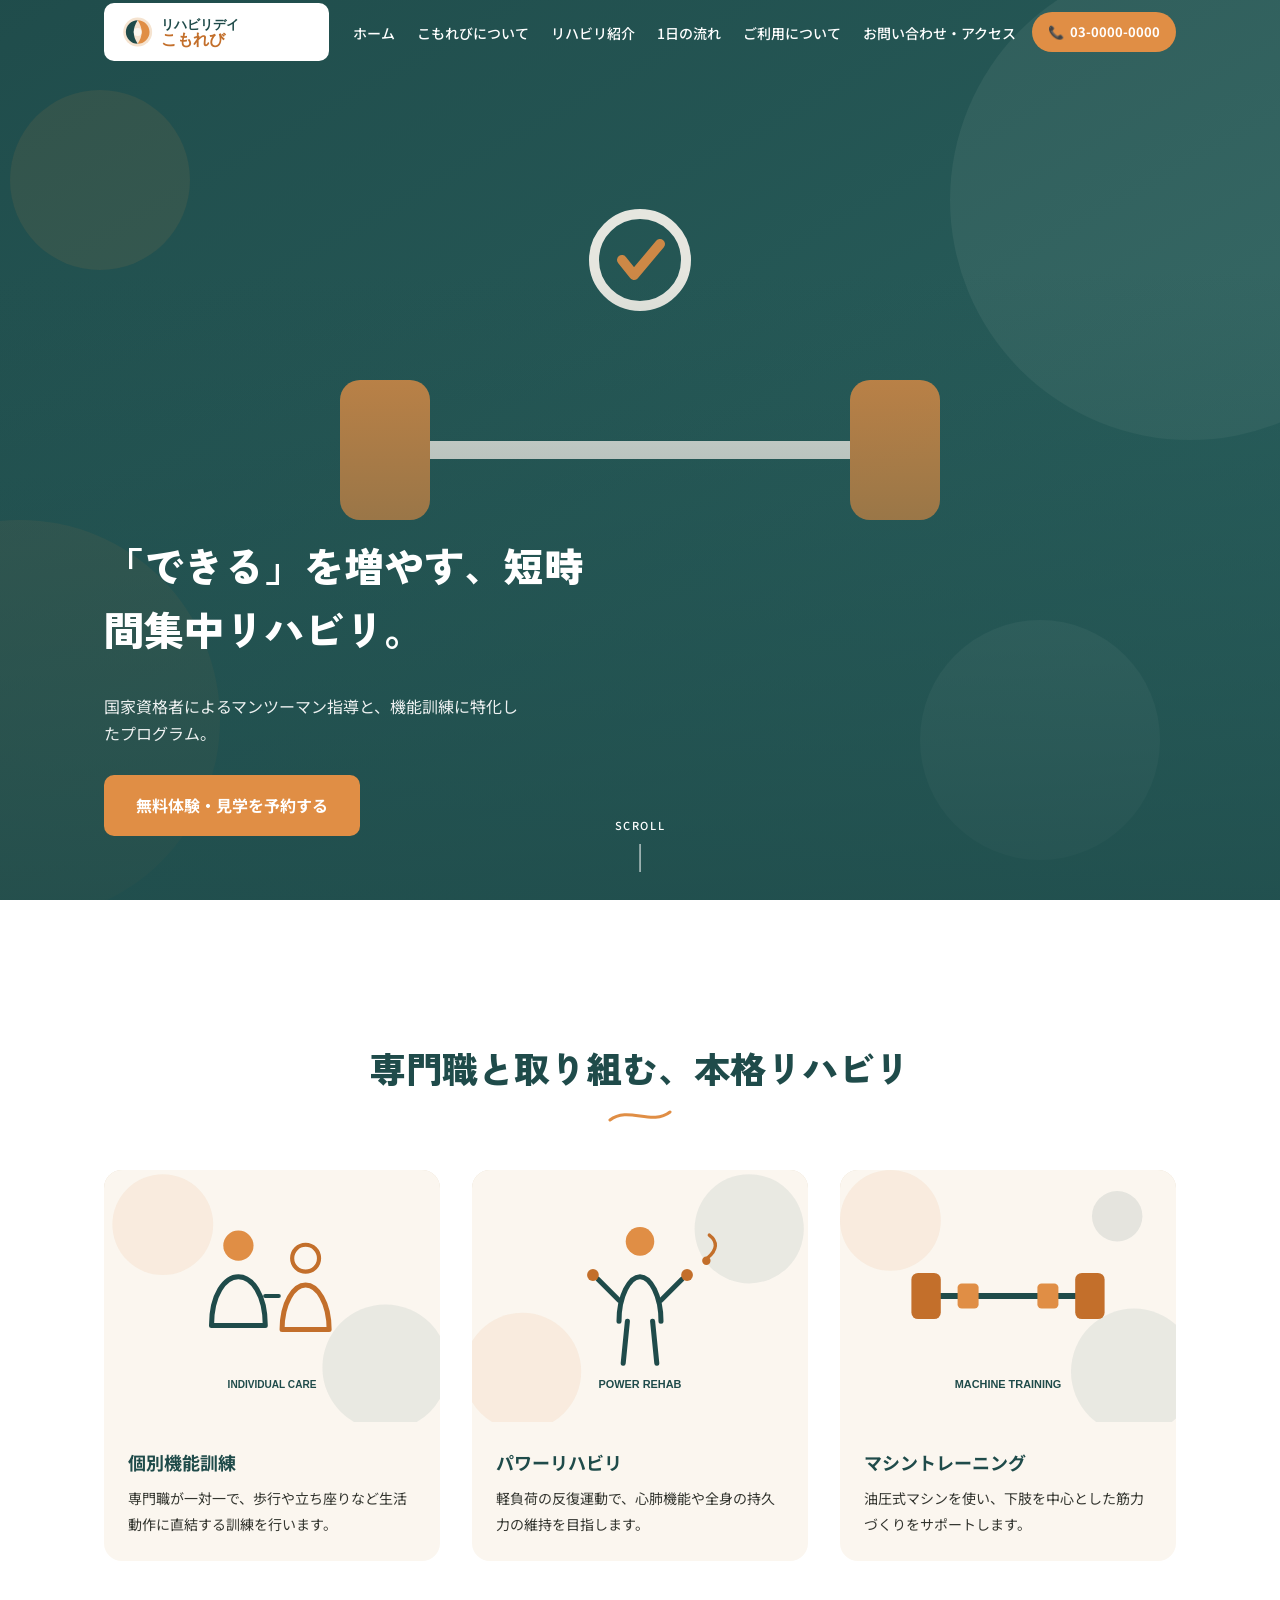
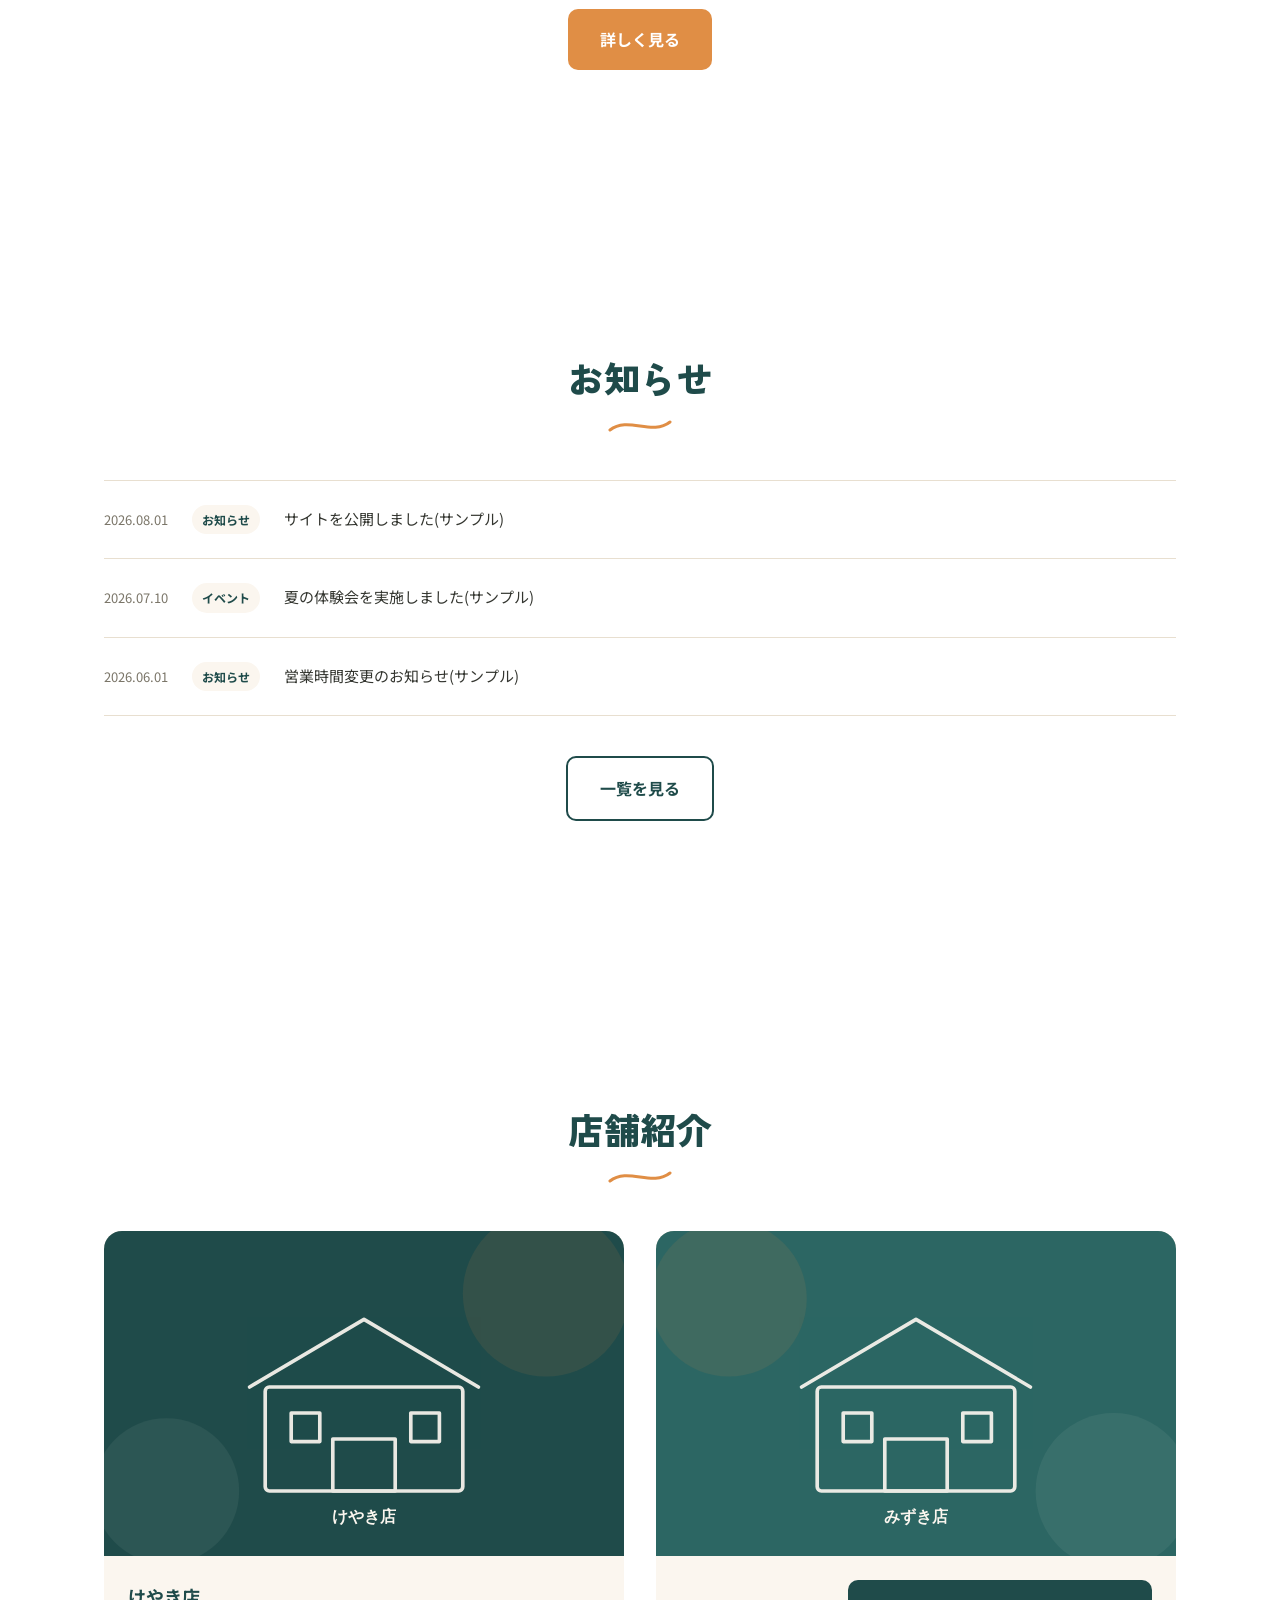
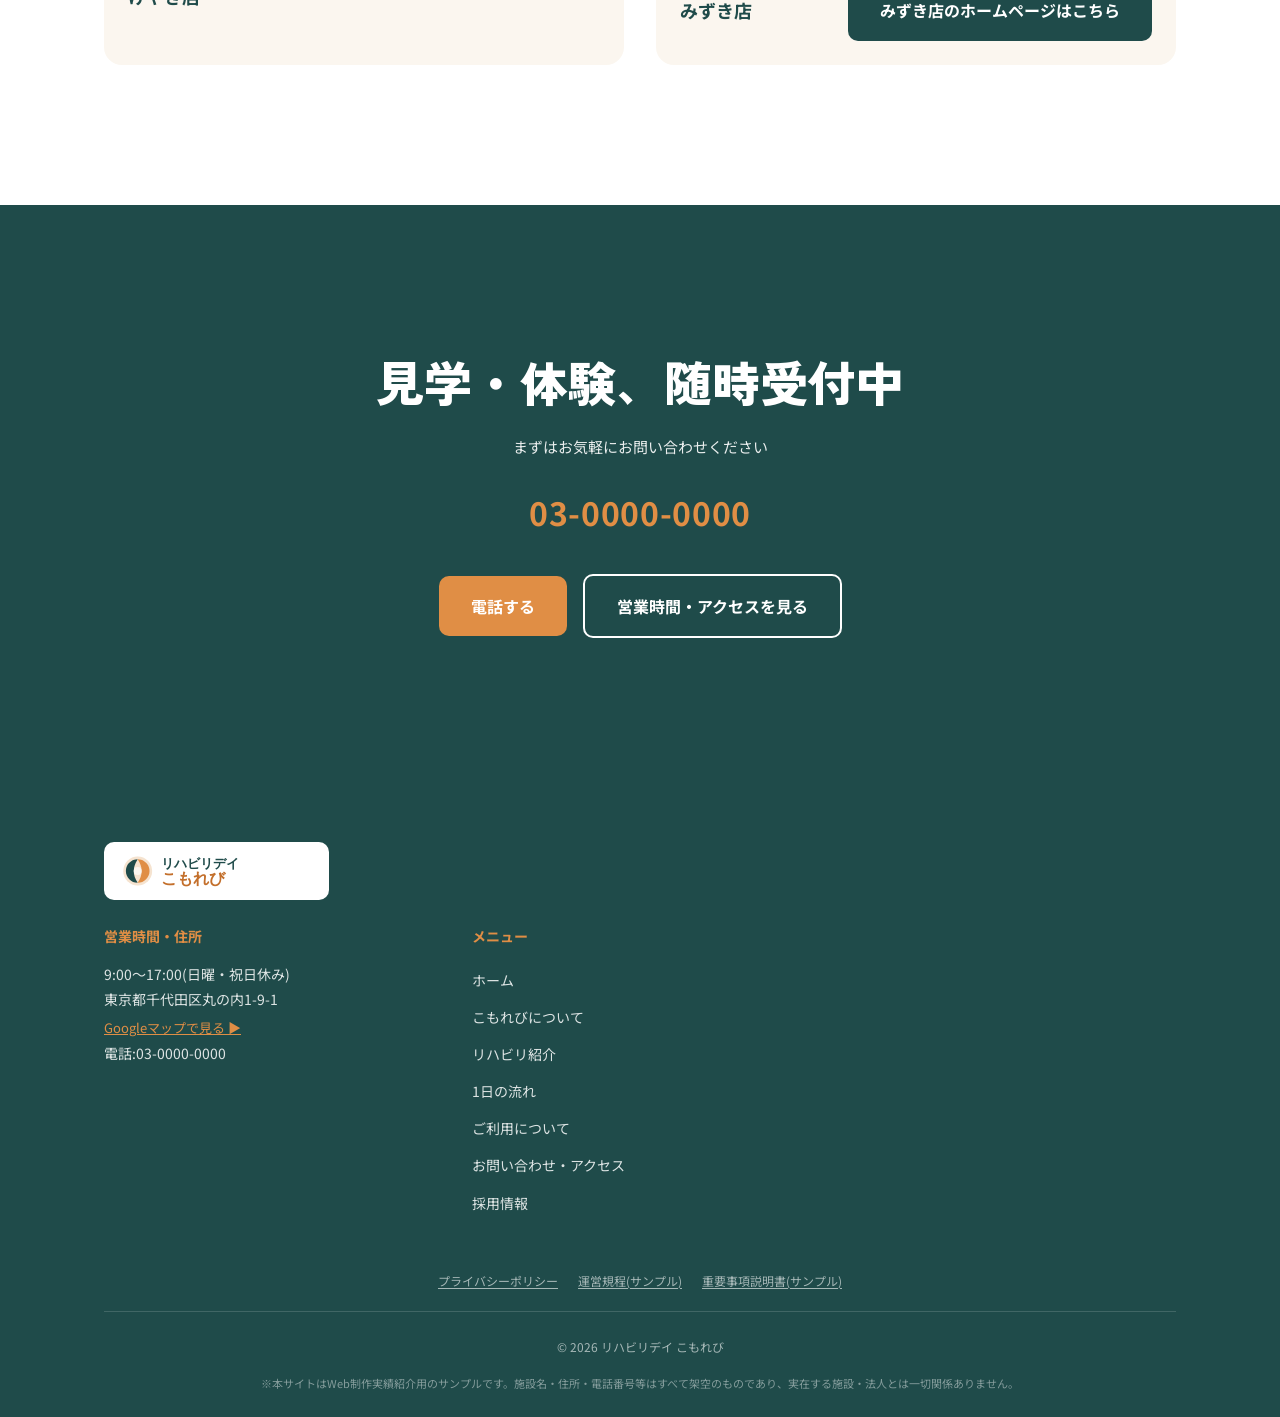
<file: index.html>
<!DOCTYPE html>
<html lang="ja">
<head>
  <meta charset="UTF-8">
  <meta name="viewport" content="width=device-width, initial-scale=1.0">
  <title>リハビリデイ こもれび｜Web制作実績サンプル(リハビリ特化型デイサービス)</title>
  <meta name="description" content="【Web制作実績サンプル】リハビリ特化型デイサービスを想定した架空サイトです。3時間半の短時間利用で、マシントレーニングやパワーリハビリ、個別機能訓練など、一人ひとりに合わせたリハビリを提供する構成のデモページです。">
  <meta name="robots" content="noindex, nofollow">

  <link rel="preconnect" href="https://fonts.googleapis.com">
  <link rel="preconnect" href="https://fonts.gstatic.com" crossorigin>
  <link href="https://fonts.googleapis.com/css2?family=Noto+Sans+JP:wght@400;500;700;900&family=Zen+Kaku+Gothic+New:wght@500;700;900&display=swap" rel="stylesheet">

  <link rel="stylesheet" href="css/reset.css">
  <link rel="stylesheet" href="css/common.css">
  <link rel="stylesheet" href="css/index.css">
</head>
<body>

  <header class="header js-header">
    <div class="container header__inner">

      <a href="index.html" class="header__logo site-logo">
        <img class="site-logo__image" src="images/common/logo.svg" alt="リハビリデイ こもれび">
      </a>

      <div class="header__right">

        <nav class="header__nav">
          <ul class="header__nav-list">
            <li><a class="header__nav-link" href="index.html">ホーム</a></li>
            <li><a class="header__nav-link" href="about.html">こもれびについて</a></li>
            <li><a class="header__nav-link" href="rehab.html">リハビリ紹介</a></li>
            <li><a class="header__nav-link" href="flow.html">1日の流れ</a></li>
            <li><a class="header__nav-link" href="guide.html">ご利用について</a></li>
            <li><a class="header__nav-link" href="contact.html">お問い合わせ・アクセス</a></li>
          </ul>
        </nav>

        <a class="header__tel-button" href="tel:" data-site-tel-link>
          📞 <span data-site="tel"></span>
        </a>

        <button class="header__menu-icon js-menu-button" aria-label="メニューを開く" aria-expanded="false">
          <span></span>
          <span></span>
          <span></span>
        </button>
      </div>
    </div>

    <nav class="header__mobile-nav js-mobile-nav">
      <ul class="header__mobile-nav-list">
        <li><a class="header__mobile-nav-link" href="index.html">ホーム</a></li>
        <li><a class="header__mobile-nav-link" href="about.html">こもれびについて</a></li>
        <li><a class="header__mobile-nav-link" href="rehab.html">リハビリ紹介</a></li>
        <li><a class="header__mobile-nav-link" href="flow.html">1日の流れ</a></li>
        <li><a class="header__mobile-nav-link" href="guide.html">ご利用について</a></li>
        <li><a class="header__mobile-nav-link" href="contact.html">お問い合わせ・アクセス</a></li>
      </ul>
    </nav>
  </header>

  <main>

    <section class="hero hero--fullscreen">
      <div class="hero__slide hero__slide--shop js-hero-slide" style="background-image: url('images/illustrations/hero-facility.svg');"></div>
      <div class="hero__slide js-hero-slide" style="background-image: url('images/illustrations/hero-training.svg');"></div>
      <div class="hero__slide js-hero-slide" style="background-image: url('images/illustrations/hero-group.svg');"></div>

      <div class="container hero__content">
        <h1 class="hero__copy" data-site="catchCopy"></h1>
        <p class="hero__lead" data-site="catchCopySub"></p>
        <a class="button button--main" href="contact.html" data-site="ctaButtonPrimary"></a>
      </div>

      <div class="hero__scroll-hint">
        <span class="hero__scroll-hint-text">SCROLL</span>
        <span class="hero__scroll-hint-line"></span>
      </div>
    </section>

    <section class="section rehab">
      <div class="container">

        <div class="section-heading">
          <h2 class="section-heading__title">専門職と取り組む、本格リハビリ</h2>
          <span class="section-heading__line"></span>
        </div>

        <div class="rehab-grid">

          <div class="card">
            <div class="rehab-card__image" style="background-image: url('images/illustrations/scene-individual.svg');"></div>
            <div class="rehab-card__body">
              <p class="rehab-card__title">個別機能訓練</p>
              <p class="rehab-card__text">
                専門職が一対一で、歩行や立ち座りなど生活動作に直結する訓練を行います。
              </p>
            </div>
          </div>

          <div class="card">
            <div class="rehab-card__image" style="background-image: url('images/illustrations/scene-powerrehab.svg');"></div>
            <div class="rehab-card__body">
              <p class="rehab-card__title">パワーリハビリ</p>
              <p class="rehab-card__text">
                軽負荷の反復運動で、心肺機能や全身の持久力の維持を目指します。
              </p>
            </div>
          </div>

          <div class="card">
            <div class="rehab-card__image" style="background-image: url('images/illustrations/scene-machine.svg');"></div>
            <div class="rehab-card__body">
              <p class="rehab-card__title">マシントレーニング</p>
              <p class="rehab-card__text">
                油圧式マシンを使い、下肢を中心とした筋力づくりをサポートします。
              </p>
            </div>
          </div>

        </div>

        <div class="rehab-more">
          <a class="button button--main" href="rehab.html">詳しく見る</a>
        </div>

      </div>
    </section>

    <section class="section news">
      <div class="container">

        <div class="section-heading">
          <h2 class="section-heading__title">お知らせ</h2>
          <span class="section-heading__line"></span>
        </div>

        <ul class="news-list js-news-list" data-news-limit="3">
        </ul>

        <div class="news-more">
          <a class="button button--outline-navy" href="news.html">一覧を見る</a>
        </div>

      </div>
    </section>

    <section class="section stores">
      <div class="container">

        <div class="section-heading">
          <h2 class="section-heading__title">店舗紹介</h2>
          <span class="section-heading__line"></span>
        </div>

        <div class="stores-grid js-stores-list">
        </div>

      </div>
    </section>

    <section class="section cta">
      <div class="container">
        <h2 class="cta__title" data-site="ctaSectionTitle"></h2>
        <p class="cta__message" data-site="ctaMessage"></p>
        <span class="cta__tel-number" data-site="tel"></span>

        <div class="cta__buttons">
          <a class="button button--main" href="tel:" data-site-tel-link>電話する</a>
          <a class="button button--outline" href="contact.html">営業時間・アクセスを見る</a>
        </div>
      </div>
    </section>

  </main>

  <footer class="footer">
    <div class="container">

      <div class="footer__logo site-logo">
        <img class="site-logo__image" src="images/common/logo.svg" alt="リハビリデイ こもれび">
      </div>

      <div class="footer__grid">

        <div>
          <p class="footer__heading">営業時間・住所</p>
          <p class="footer__text" data-site="businessHours"></p>
          <p class="footer__text" data-site="address"></p>
          <a class="footer__text footer__map-link" data-site-href="googleMapUrl" target="_blank" rel="noopener">
            Googleマップで見る ▶
          </a>
          <p class="footer__text">
            電話:<span data-site="tel"></span>
          </p>
        </div>

        <div>
          <p class="footer__heading">メニュー</p>
          <a class="footer__nav-link" href="index.html">ホーム</a>
          <a class="footer__nav-link" href="about.html">こもれびについて</a>
          <a class="footer__nav-link" href="rehab.html">リハビリ紹介</a>
          <a class="footer__nav-link" href="flow.html">1日の流れ</a>
          <a class="footer__nav-link" href="guide.html">ご利用について</a>
          <a class="footer__nav-link" href="contact.html">お問い合わせ・アクセス</a>
          <a class="footer__nav-link" href="https://example.com/recruit/" target="_blank" rel="noopener">採用情報</a>
        </div>

      </div>

      <div class="footer__legal-links">
        <a href="privacy.html" target="_blank" rel="noopener">プライバシーポリシー</a>
        <a href="documents/unei-kitei.html" target="_blank" rel="noopener">運営規程(サンプル)</a>
        <a href="documents/juuyoujikou.html" target="_blank" rel="noopener">重要事項説明書(サンプル)</a>
      </div>

      <p class="footer__copyright">&copy; 2026 リハビリデイ こもれび</p>
      <p class="footer__disclaimer">※本サイトはWeb制作実績紹介用のサンプルです。施設名・住所・電話番号等はすべて架空のものであり、実在する施設・法人とは一切関係ありません。</p>

    </div>
  </footer>

  <script src="js/common.js"></script>
  <script src="js/news.js"></script>
  <script src="js/index.js"></script>

</body>
</html>
</file>
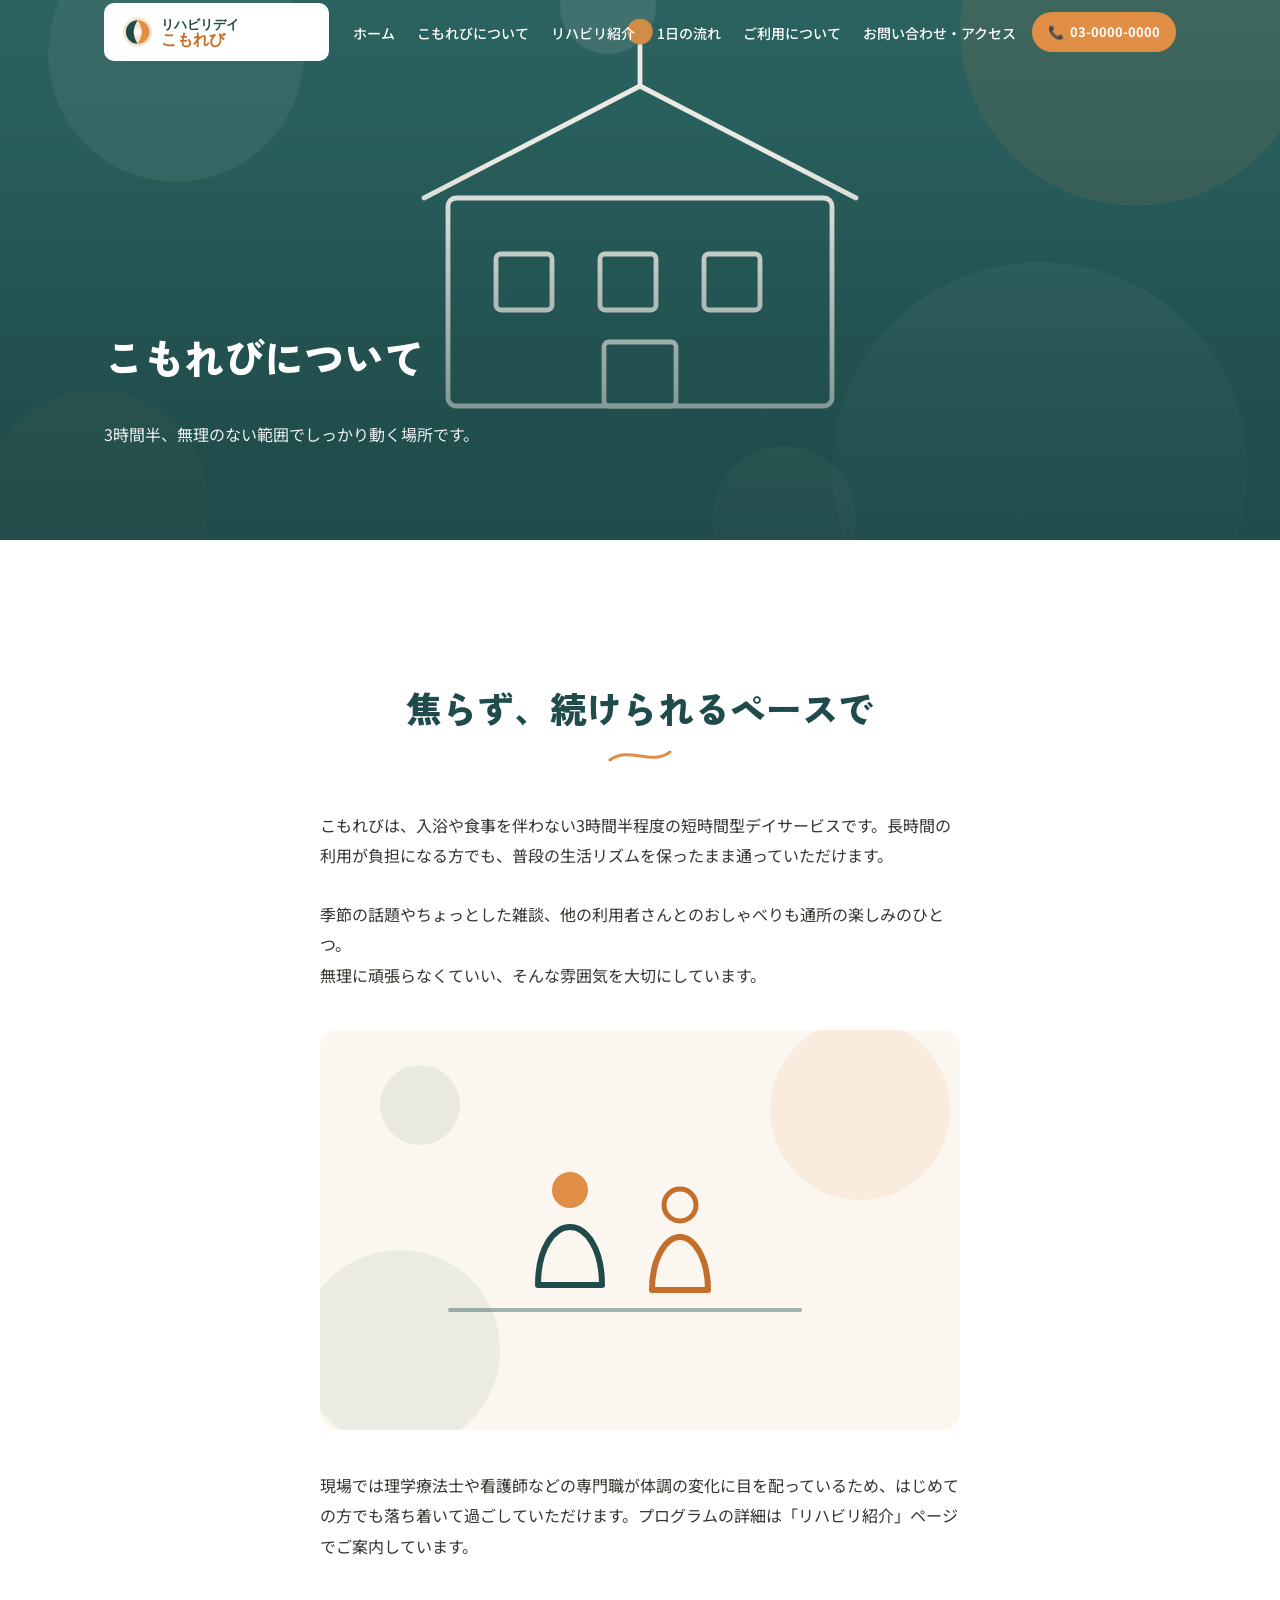
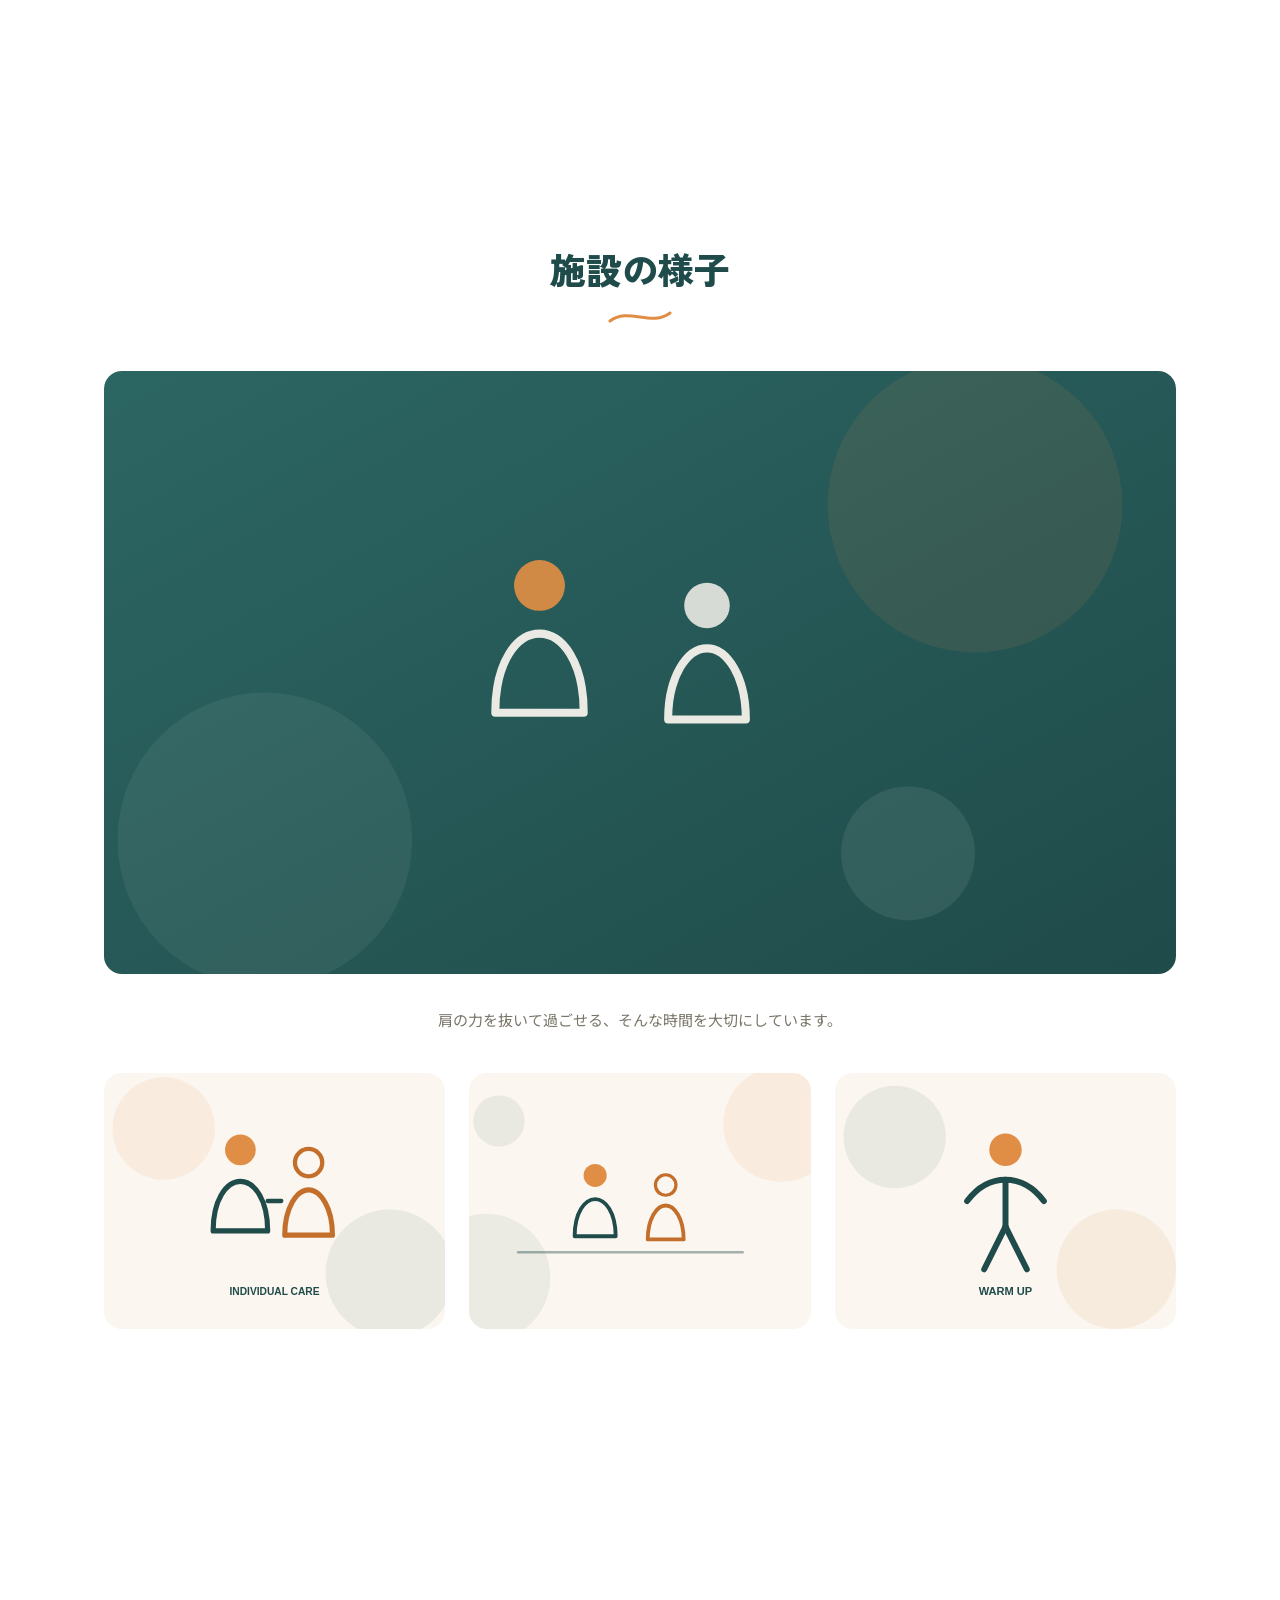
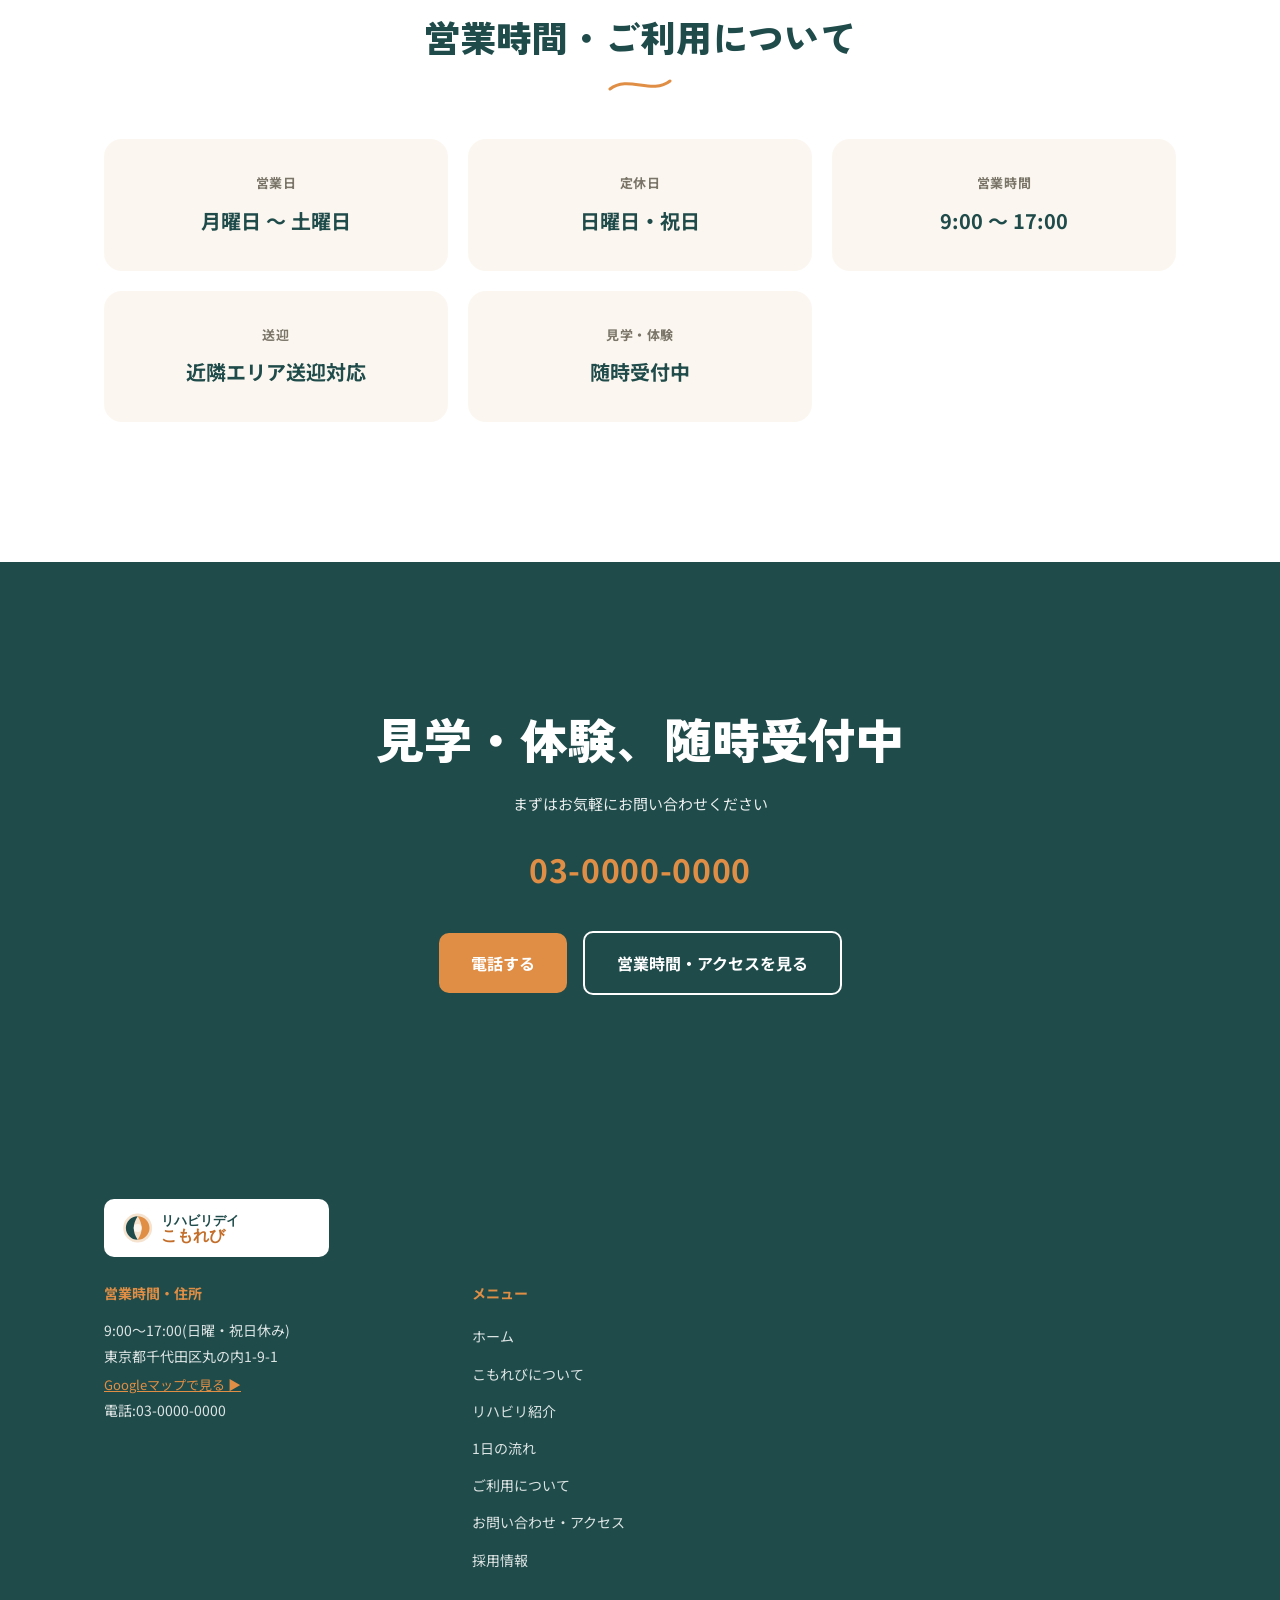
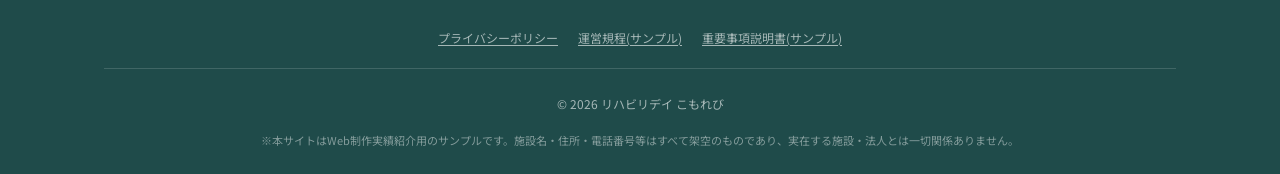
<file: about.html>
<!DOCTYPE html>
<html lang="ja">
<head>
  <meta charset="UTF-8">
  <meta name="viewport" content="width=device-width, initial-scale=1.0">
  <title>こもれびについて｜Web制作実績サンプル｜リハビリデイ こもれび</title>
  <meta name="description" content="【Web制作実績サンプル】架空のリハビリ特化型デイサービス「リハビリデイ こもれび」の紹介ページです。3時間半の短時間利用で、無理なく続けられるリハビリと、落ち着いて通える施設づくりというコンセプトを想定したデモページです。">
  <meta name="robots" content="noindex, nofollow">

  <link rel="preconnect" href="https://fonts.googleapis.com">
  <link rel="preconnect" href="https://fonts.gstatic.com" crossorigin>
  <link href="https://fonts.googleapis.com/css2?family=Noto+Sans+JP:wght@400;500;700;900&family=Zen+Kaku+Gothic+New:wght@500;700;900&display=swap" rel="stylesheet">

  <link rel="stylesheet" href="css/reset.css">
  <link rel="stylesheet" href="css/common.css">
  <link rel="stylesheet" href="css/about.css">
</head>
<body>

  <header class="header js-header">
    <div class="container header__inner">

      <a href="index.html" class="header__logo site-logo">
        <img class="site-logo__image" src="images/common/logo.svg" alt="リハビリデイ こもれび">
      </a>

      <div class="header__right">

        <nav class="header__nav">
          <ul class="header__nav-list">
            <li><a class="header__nav-link" href="index.html">ホーム</a></li>
            <li><a class="header__nav-link" href="about.html">こもれびについて</a></li>
            <li><a class="header__nav-link" href="rehab.html">リハビリ紹介</a></li>
            <li><a class="header__nav-link" href="flow.html">1日の流れ</a></li>
            <li><a class="header__nav-link" href="guide.html">ご利用について</a></li>
            <li><a class="header__nav-link" href="contact.html">お問い合わせ・アクセス</a></li>
          </ul>
        </nav>

        <a class="header__tel-button" href="tel:" data-site-tel-link>
          📞 <span data-site="tel"></span>
        </a>

        <button class="header__menu-icon js-menu-button" aria-label="メニューを開く" aria-expanded="false">
          <span></span>
          <span></span>
          <span></span>
        </button>
      </div>
    </div>

    <nav class="header__mobile-nav js-mobile-nav">
      <ul class="header__mobile-nav-list">
        <li><a class="header__mobile-nav-link" href="index.html">ホーム</a></li>
        <li><a class="header__mobile-nav-link" href="about.html">こもれびについて</a></li>
        <li><a class="header__mobile-nav-link" href="rehab.html">リハビリ紹介</a></li>
        <li><a class="header__mobile-nav-link" href="flow.html">1日の流れ</a></li>
        <li><a class="header__mobile-nav-link" href="guide.html">ご利用について</a></li>
        <li><a class="header__mobile-nav-link" href="contact.html">お問い合わせ・アクセス</a></li>
      </ul>
    </nav>
  </header>

  <main>

    <section class="hero">
      <div class="hero__slide is-active js-about-hero-image"></div>

      <div class="container hero__content">
        <h1 class="hero__copy" data-about="hero.title"></h1>
        <p class="hero__lead" data-about="hero.copy"></p>
      </div>
    </section>

    <section class="section concept">
      <div class="container">
        <div class="section-heading">
          <h2 class="section-heading__title" data-about="concept.heading"></h2>
          <span class="section-heading__line"></span>
        </div>

        <div class="concept__text-wrap js-concept-text">
        </div>
      </div>
    </section>

    <section class="section gallery-section">
      <div class="container">
        <div class="section-heading">
          <h2 class="section-heading__title">施設の様子</h2>
          <span class="section-heading__line"></span>
        </div>

        <div class="gallery js-gallery">
        </div>
      </div>
    </section>

    <section class="section business-hours-section">
      <div class="container">
        <div class="section-heading">
          <h2 class="section-heading__title">営業時間・ご利用について</h2>
          <span class="section-heading__line"></span>
        </div>

        <div class="business-hours js-business-hours">
        </div>
      </div>
    </section>

    <section class="section cta">
      <div class="container">
        <h2 class="cta__title" data-site="ctaSectionTitle"></h2>
        <p class="cta__message" data-site="ctaMessage"></p>
        <span class="cta__tel-number" data-site="tel"></span>

        <div class="cta__buttons">
          <a class="button button--main" href="tel:" data-site-tel-link>電話する</a>
          <a class="button button--outline" href="contact.html">営業時間・アクセスを見る</a>
        </div>
      </div>
    </section>

  </main>

  <footer class="footer">
    <div class="container">

      <div class="footer__logo site-logo">
        <img class="site-logo__image" src="images/common/logo.svg" alt="リハビリデイ こもれび">
      </div>

      <div class="footer__grid">

        <div>
          <p class="footer__heading">営業時間・住所</p>
          <p class="footer__text" data-site="businessHours"></p>
          <p class="footer__text" data-site="address"></p>
          <a class="footer__text footer__map-link" data-site-href="googleMapUrl" target="_blank" rel="noopener">
            Googleマップで見る ▶
          </a>
          <p class="footer__text">
            電話:<span data-site="tel"></span>
          </p>
        </div>

        <div>
          <p class="footer__heading">メニュー</p>
          <a class="footer__nav-link" href="index.html">ホーム</a>
          <a class="footer__nav-link" href="about.html">こもれびについて</a>
          <a class="footer__nav-link" href="rehab.html">リハビリ紹介</a>
          <a class="footer__nav-link" href="flow.html">1日の流れ</a>
          <a class="footer__nav-link" href="guide.html">ご利用について</a>
          <a class="footer__nav-link" href="contact.html">お問い合わせ・アクセス</a>
          <a class="footer__nav-link" href="https://example.com/recruit/" target="_blank" rel="noopener">採用情報</a>
        </div>

      </div>

      <div class="footer__legal-links">
        <a href="privacy.html" target="_blank" rel="noopener">プライバシーポリシー</a>
        <a href="documents/unei-kitei.html" target="_blank" rel="noopener">運営規程(サンプル)</a>
        <a href="documents/juuyoujikou.html" target="_blank" rel="noopener">重要事項説明書(サンプル)</a>
      </div>

      <p class="footer__copyright">&copy; 2026 リハビリデイ こもれび</p>
      <p class="footer__disclaimer">※本サイトはWeb制作実績紹介用のサンプルです。施設名・住所・電話番号等はすべて架空のものであり、実在する施設・法人とは一切関係ありません。</p>

    </div>
  </footer>

  <script src="js/common.js"></script>
  <script src="js/about.js"></script>

</body>
</html>
</file>
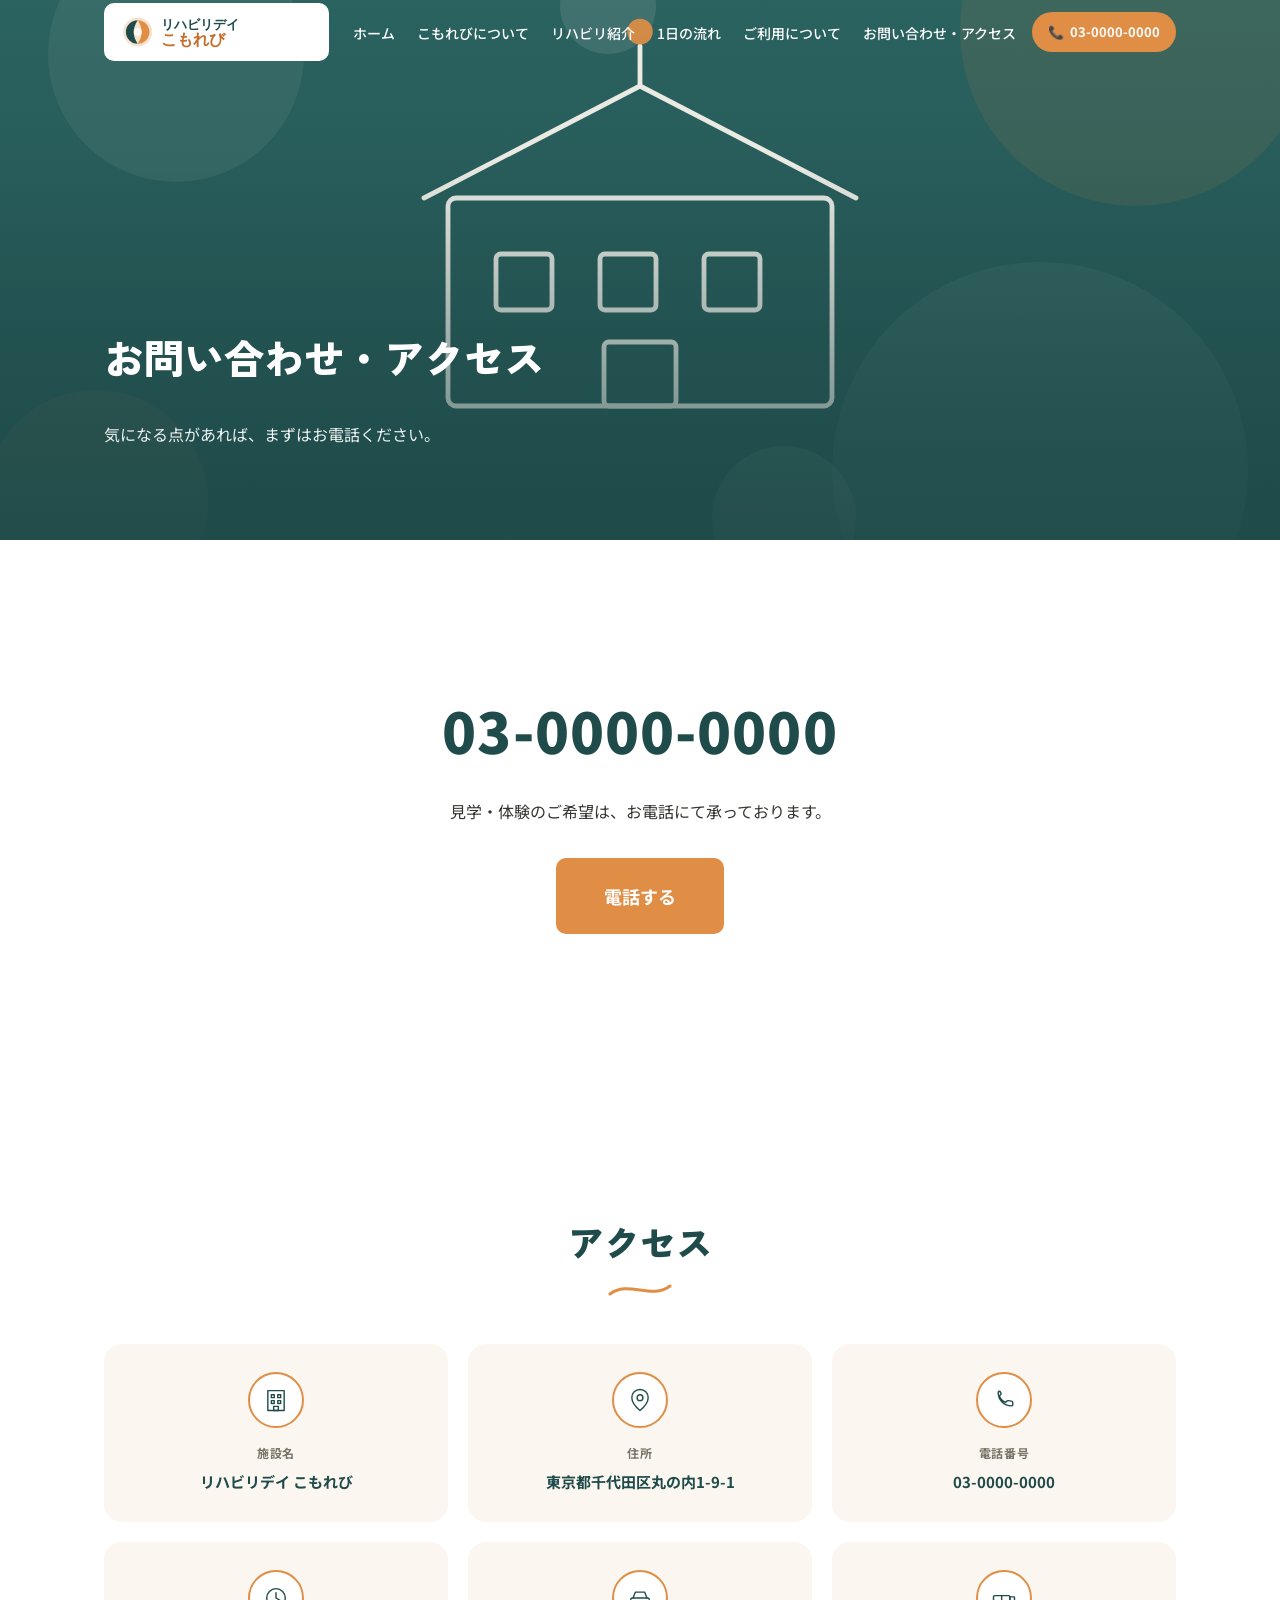
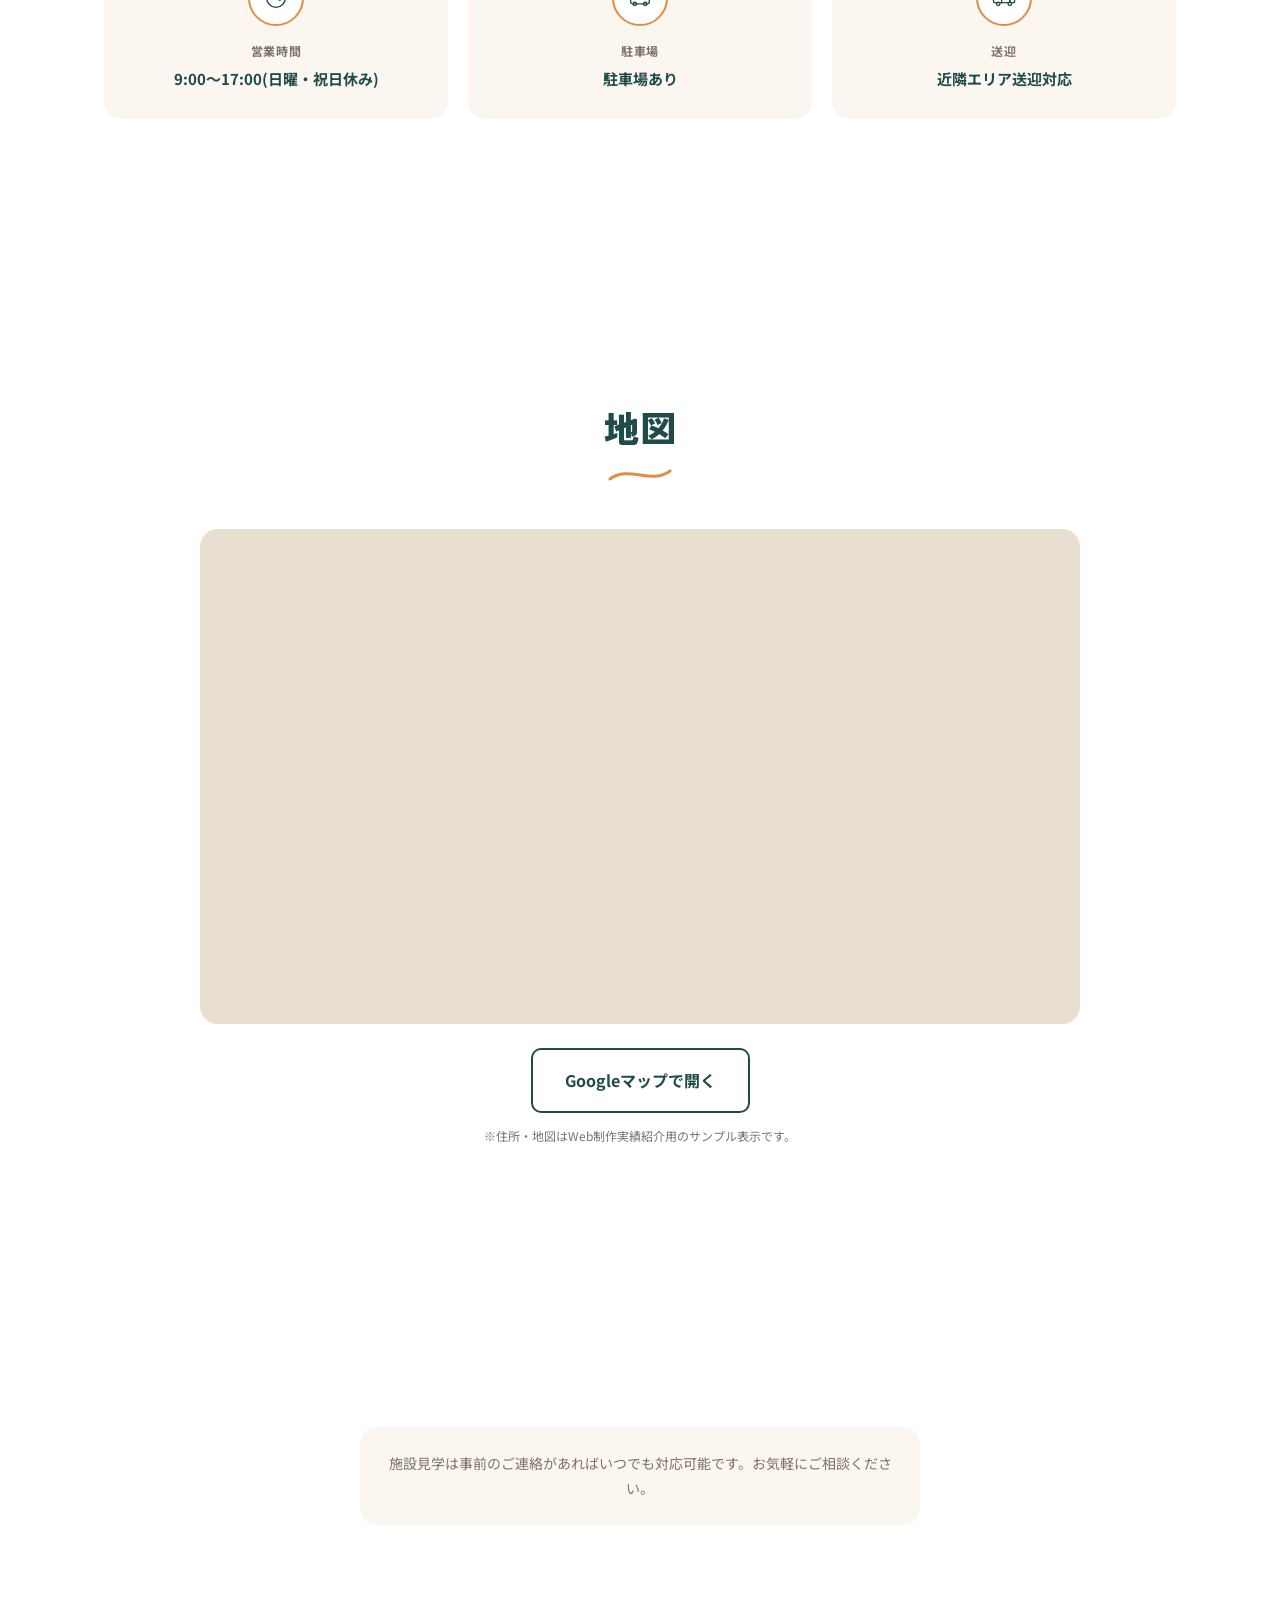
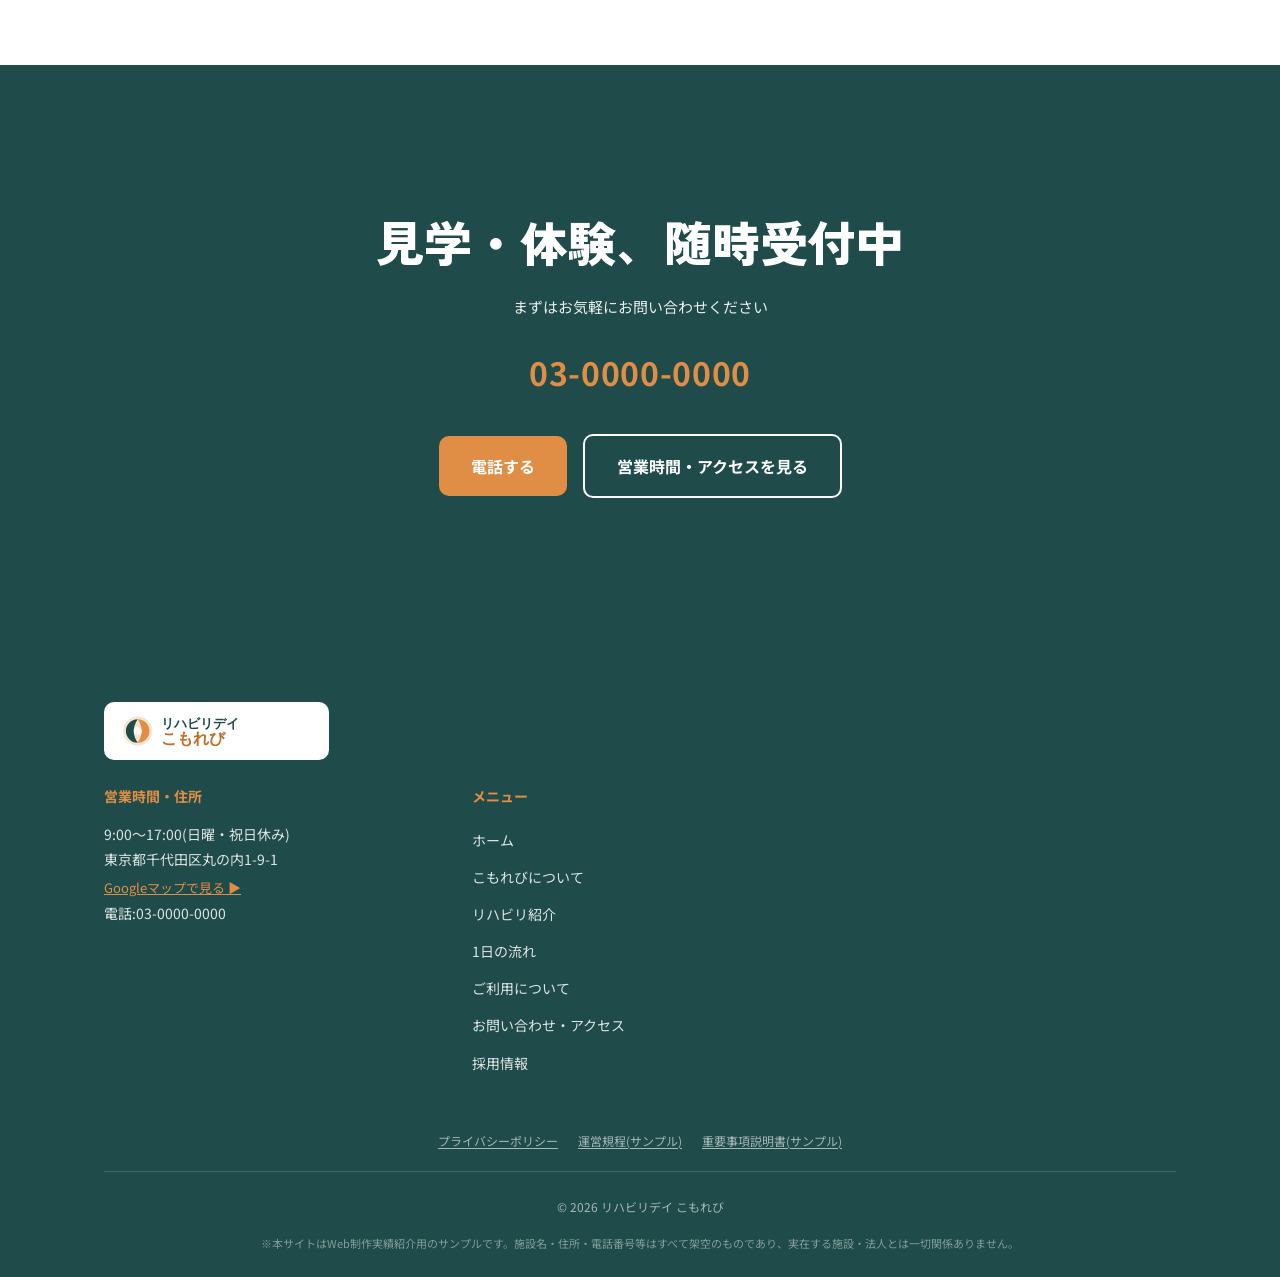
<file: contact.html>
<!DOCTYPE html>
<html lang="ja">
<head>
  <meta charset="UTF-8">
  <meta name="viewport" content="width=device-width, initial-scale=1.0">
  <title>お問い合わせ・アクセス｜Web制作実績サンプル｜リハビリデイ こもれび</title>
  <meta name="description" content="【Web制作実績サンプル】架空の施設「リハビリデイ こもれび」へのお問い合わせ・アクセスページです。送迎対応や駐車場の案内、電話での問い合わせ導線の構成を想定したデモページです。">
  <meta name="robots" content="noindex, nofollow">

  <link rel="preconnect" href="https://fonts.googleapis.com">
  <link rel="preconnect" href="https://fonts.gstatic.com" crossorigin>
  <link href="https://fonts.googleapis.com/css2?family=Noto+Sans+JP:wght@400;500;700;900&family=Zen+Kaku+Gothic+New:wght@500;700;900&display=swap" rel="stylesheet">

  <link rel="stylesheet" href="css/reset.css">
  <link rel="stylesheet" href="css/common.css">
  <link rel="stylesheet" href="css/contact.css">
</head>
<body>

  <svg style="display: none;" aria-hidden="true">
    <defs>
      <symbol id="contact-icon-building" viewBox="0 0 48 48" fill="none" stroke="currentColor" stroke-width="2.4" stroke-linecap="round" stroke-linejoin="round">
        <rect x="10" y="8" width="28" height="34"></rect>
        <rect x="16" y="15" width="5" height="5"></rect>
        <rect x="27" y="15" width="5" height="5"></rect>
        <rect x="16" y="25" width="5" height="5"></rect>
        <rect x="27" y="25" width="5" height="5"></rect>
        <rect x="20" y="35" width="8" height="7"></rect>
      </symbol>

      <symbol id="contact-icon-pin" viewBox="0 0 48 48" fill="none" stroke="currentColor" stroke-width="2.4" stroke-linecap="round" stroke-linejoin="round">
        <path d="M24 6 C16 6, 10 12, 10 20 C10 30, 24 42, 24 42 C24 42, 38 30, 38 20 C38 12, 32 6, 24 6 Z"></path>
        <circle cx="24" cy="20" r="5"></circle>
      </symbol>

      <symbol id="contact-icon-phone" viewBox="0 0 48 48" fill="none" stroke="currentColor" stroke-width="2.4" stroke-linecap="round" stroke-linejoin="round">
        <path d="M16 9 C15 9, 14 10, 14 11 C14 24, 24 34, 37 34 C38 34, 39 33, 39 32 L39 28 C39 27, 38 26, 37 26 L31 25 C30 25, 29 25, 29 26 L27 28 C22 26, 18 22, 16 17 L18 15 C19 15, 19 14, 19 13 L18 11 C18 10, 17 9, 16 9 Z"></path>
      </symbol>

      <symbol id="contact-icon-clock" viewBox="0 0 48 48" fill="none" stroke="currentColor" stroke-width="2.4" stroke-linecap="round" stroke-linejoin="round">
        <circle cx="24" cy="24" r="16"></circle>
        <path d="M24 15 L24 24 L31 28"></path>
      </symbol>

      <symbol id="contact-icon-parking" viewBox="0 0 48 48" fill="none" stroke="currentColor" stroke-width="2.4" stroke-linecap="round" stroke-linejoin="round">
        <path d="M12 24 L16 14 L32 14 L36 24"></path>
        <rect x="8" y="24" width="32" height="10" rx="3"></rect>
        <circle cx="15" cy="34" r="3"></circle>
        <circle cx="33" cy="34" r="3"></circle>
      </symbol>

      <symbol id="contact-icon-shuttle" viewBox="0 0 48 48" fill="none" stroke="currentColor" stroke-width="2.4" stroke-linecap="round" stroke-linejoin="round">
        <rect x="6" y="20" width="28" height="12" rx="2"></rect>
        <rect x="34" y="22" width="8" height="10" rx="1"></rect>
        <line x1="20" y1="20" x2="20" y2="32"></line>
        <circle cx="14" cy="34" r="3"></circle>
        <circle cx="34" cy="34" r="3"></circle>
      </symbol>
    </defs>
  </svg>

  <header class="header js-header">
    <div class="container header__inner">

      <a href="index.html" class="header__logo site-logo">
        <img class="site-logo__image" src="images/common/logo.svg" alt="リハビリデイ こもれび">
      </a>

      <div class="header__right">

        <nav class="header__nav">
          <ul class="header__nav-list">
            <li><a class="header__nav-link" href="index.html">ホーム</a></li>
            <li><a class="header__nav-link" href="about.html">こもれびについて</a></li>
            <li><a class="header__nav-link" href="rehab.html">リハビリ紹介</a></li>
            <li><a class="header__nav-link" href="flow.html">1日の流れ</a></li>
            <li><a class="header__nav-link" href="guide.html">ご利用について</a></li>
            <li><a class="header__nav-link" href="contact.html">お問い合わせ・アクセス</a></li>
          </ul>
        </nav>

        <a class="header__tel-button" href="tel:" data-site-tel-link>
          📞 <span data-site="tel"></span>
        </a>

        <button class="header__menu-icon js-menu-button" aria-label="メニューを開く" aria-expanded="false">
          <span></span>
          <span></span>
          <span></span>
        </button>
      </div>
    </div>

    <nav class="header__mobile-nav js-mobile-nav">
      <ul class="header__mobile-nav-list">
        <li><a class="header__mobile-nav-link" href="index.html">ホーム</a></li>
        <li><a class="header__mobile-nav-link" href="about.html">こもれびについて</a></li>
        <li><a class="header__mobile-nav-link" href="rehab.html">リハビリ紹介</a></li>
        <li><a class="header__mobile-nav-link" href="flow.html">1日の流れ</a></li>
        <li><a class="header__mobile-nav-link" href="guide.html">ご利用について</a></li>
        <li><a class="header__mobile-nav-link" href="contact.html">お問い合わせ・アクセス</a></li>
      </ul>
    </nav>
  </header>

  <main>

    <section class="hero">
      <div class="hero__slide is-active js-contact-hero-image"></div>

      <div class="container hero__content">
        <h1 class="hero__copy" data-contact="hero.title"></h1>
        <p class="hero__lead" data-contact="hero.copy"></p>
      </div>
    </section>

    <section class="section call-section">
      <div class="container">
        <span class="call-section__number" data-site="tel"></span>
        <p class="call-section__message" data-contact="call.message"></p>
        <a class="button button--main call-section__button" href="tel:" data-site-tel-link>電話する</a>
      </div>
    </section>

    <section class="section access-section">
      <div class="container">
        <div class="section-heading">
          <h2 class="section-heading__title">アクセス</h2>
          <span class="section-heading__line"></span>
        </div>

        <div class="access-grid">

          <div class="access-card">
            <span class="access-card__icon"><svg width="28" height="28"><use href="#contact-icon-building"></use></svg></span>
            <p class="access-card__label">施設名</p>
            <p class="access-card__value" data-contact="access.facilityName"></p>
          </div>

          <div class="access-card">
            <span class="access-card__icon"><svg width="28" height="28"><use href="#contact-icon-pin"></use></svg></span>
            <p class="access-card__label">住所</p>
            <p class="access-card__value" data-site="address"></p>
          </div>

          <div class="access-card">
            <span class="access-card__icon"><svg width="28" height="28"><use href="#contact-icon-phone"></use></svg></span>
            <p class="access-card__label">電話番号</p>
            <p class="access-card__value" data-site="tel"></p>
          </div>

          <div class="access-card">
            <span class="access-card__icon"><svg width="28" height="28"><use href="#contact-icon-clock"></use></svg></span>
            <p class="access-card__label">営業時間</p>
            <p class="access-card__value" data-site="businessHours"></p>
          </div>

          <div class="access-card">
            <span class="access-card__icon"><svg width="28" height="28"><use href="#contact-icon-parking"></use></svg></span>
            <p class="access-card__label">駐車場</p>
            <p class="access-card__value" data-contact="access.parking"></p>
          </div>

          <div class="access-card">
            <span class="access-card__icon"><svg width="28" height="28"><use href="#contact-icon-shuttle"></use></svg></span>
            <p class="access-card__label">送迎</p>
            <p class="access-card__value" data-contact="access.pickup"></p>
          </div>

        </div>
      </div>
    </section>

    <section class="section map-section">
      <div class="container">
        <div class="section-heading">
          <h2 class="section-heading__title">地図</h2>
          <span class="section-heading__line"></span>
        </div>

        <div class="map-wrap">
          <div class="map-frame-wrap">
            <iframe class="js-map-frame" title="施設の地図" loading="lazy" referrerpolicy="no-referrer-when-downgrade"></iframe>
          </div>

          <div class="map-link">
            <a class="button button--outline-navy" data-site-href="googleMapUrl" target="_blank" rel="noopener">
              Googleマップで開く
            </a>
          </div>
          <p class="map-note">※住所・地図はWeb制作実績紹介用のサンプル表示です。</p>
        </div>
      </div>
    </section>

    <section class="section tour-note-section">
      <div class="container">
        <p class="notice-card" data-contact="tourNote.text"></p>
      </div>
    </section>

    <section class="section cta">
      <div class="container">
        <h2 class="cta__title" data-site="ctaSectionTitle"></h2>
        <p class="cta__message" data-site="ctaMessage"></p>
        <span class="cta__tel-number" data-site="tel"></span>

        <div class="cta__buttons">
          <a class="button button--main" href="tel:" data-site-tel-link>電話する</a>
          <a class="button button--outline" href="contact.html">営業時間・アクセスを見る</a>
        </div>
      </div>
    </section>

  </main>

  <footer class="footer">
    <div class="container">

      <div class="footer__logo site-logo">
        <img class="site-logo__image" src="images/common/logo.svg" alt="リハビリデイ こもれび">
      </div>

      <div class="footer__grid">

        <div>
          <p class="footer__heading">営業時間・住所</p>
          <p class="footer__text" data-site="businessHours"></p>
          <p class="footer__text" data-site="address"></p>
          <a class="footer__text footer__map-link" data-site-href="googleMapUrl" target="_blank" rel="noopener">
            Googleマップで見る ▶
          </a>
          <p class="footer__text">
            電話:<span data-site="tel"></span>
          </p>
        </div>

        <div>
          <p class="footer__heading">メニュー</p>
          <a class="footer__nav-link" href="index.html">ホーム</a>
          <a class="footer__nav-link" href="about.html">こもれびについて</a>
          <a class="footer__nav-link" href="rehab.html">リハビリ紹介</a>
          <a class="footer__nav-link" href="flow.html">1日の流れ</a>
          <a class="footer__nav-link" href="guide.html">ご利用について</a>
          <a class="footer__nav-link" href="contact.html">お問い合わせ・アクセス</a>
          <a class="footer__nav-link" href="https://example.com/recruit/" target="_blank" rel="noopener">採用情報</a>
        </div>

      </div>

      <div class="footer__legal-links">
        <a href="privacy.html" target="_blank" rel="noopener">プライバシーポリシー</a>
        <a href="documents/unei-kitei.html" target="_blank" rel="noopener">運営規程(サンプル)</a>
        <a href="documents/juuyoujikou.html" target="_blank" rel="noopener">重要事項説明書(サンプル)</a>
      </div>

      <p class="footer__copyright">&copy; 2026 リハビリデイ こもれび</p>
      <p class="footer__disclaimer">※本サイトはWeb制作実績紹介用のサンプルです。施設名・住所・電話番号等はすべて架空のものであり、実在する施設・法人とは一切関係ありません。</p>

    </div>
  </footer>

  <script src="js/common.js"></script>
  <script src="js/contact.js"></script>

</body>
</html>
</file>
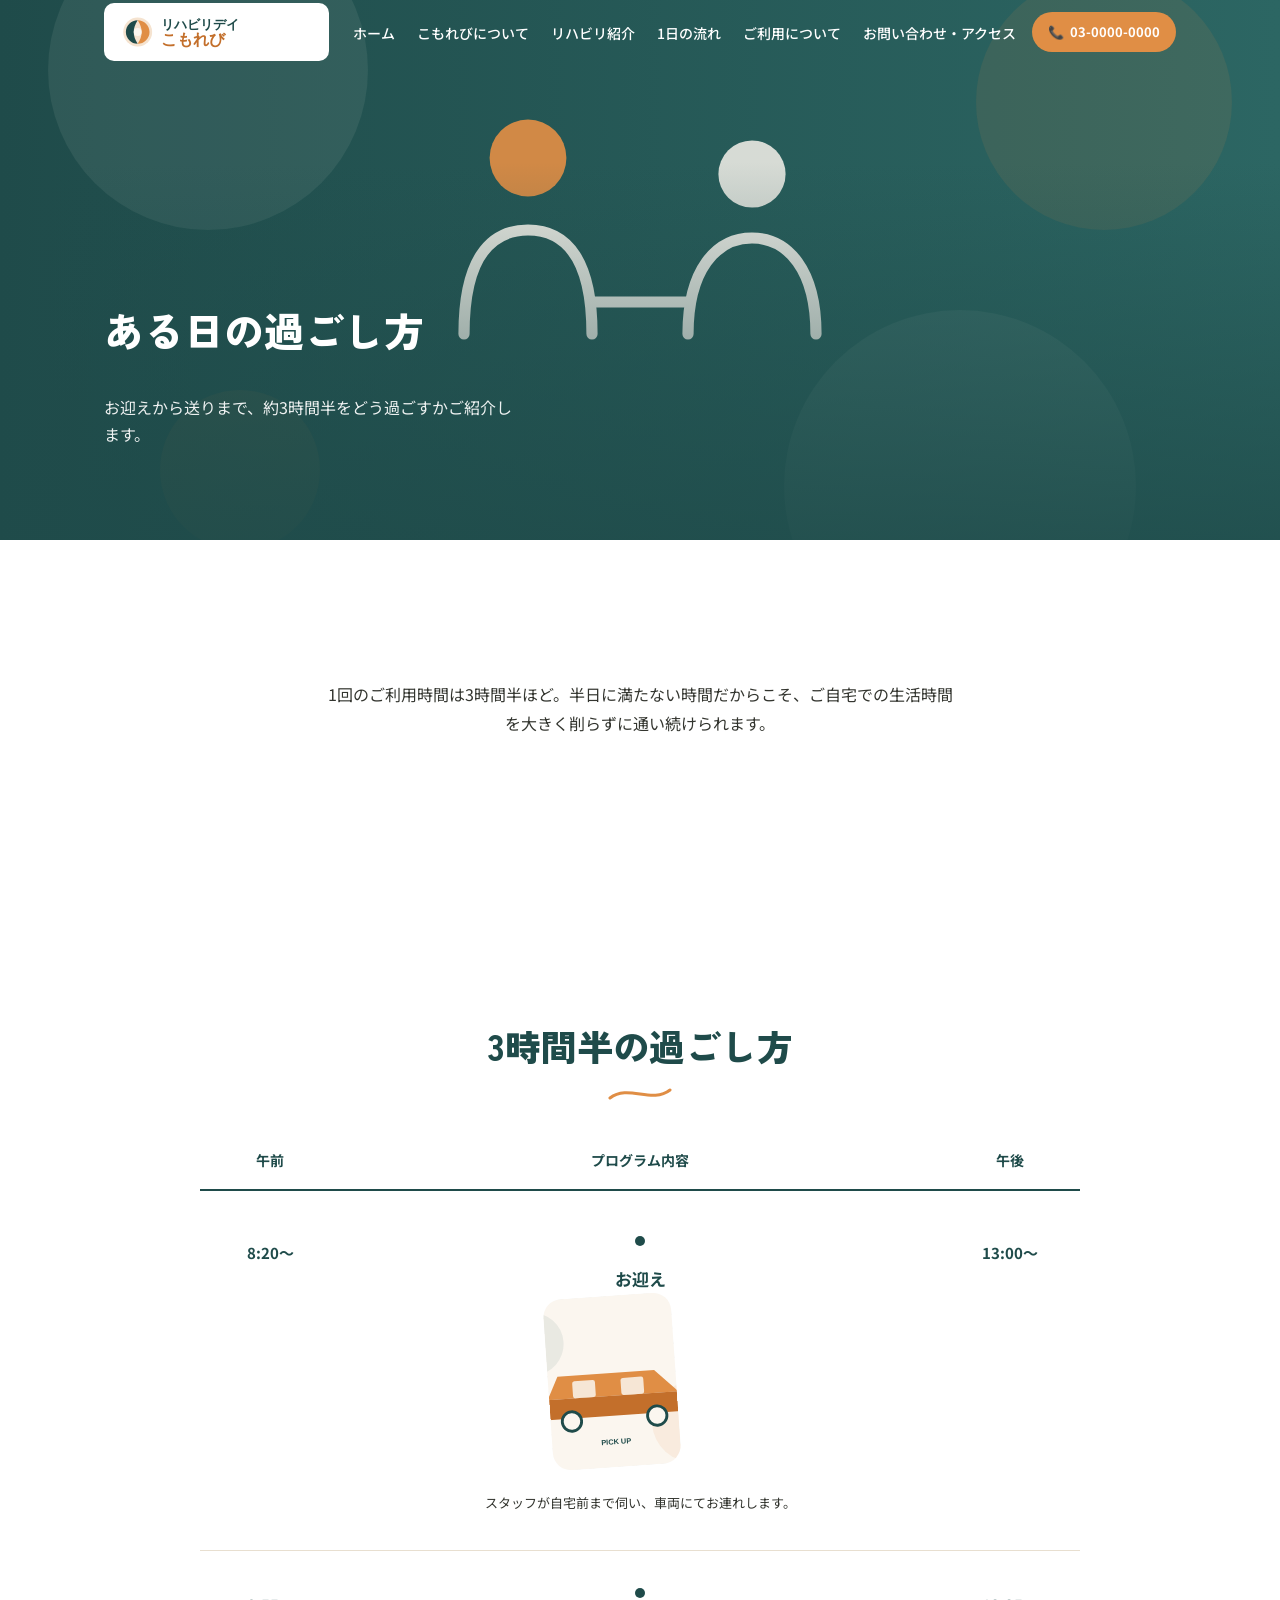
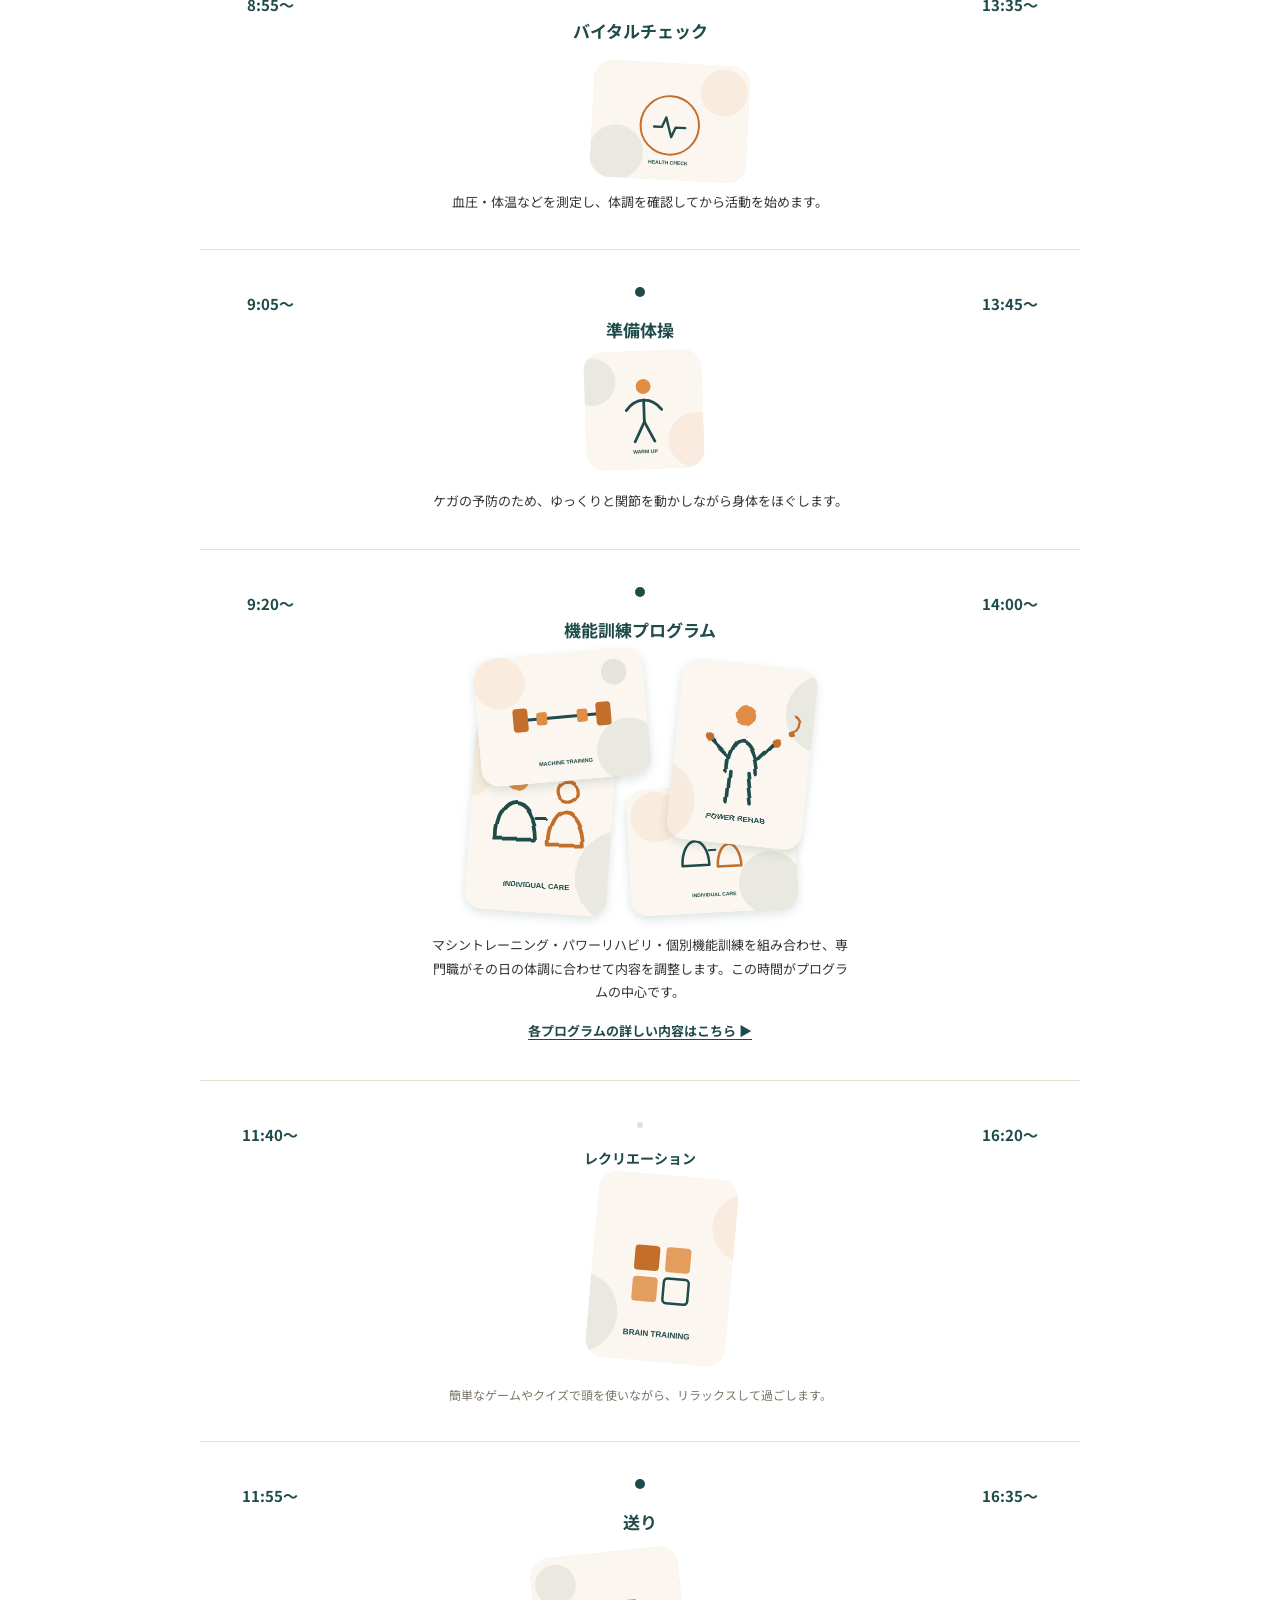
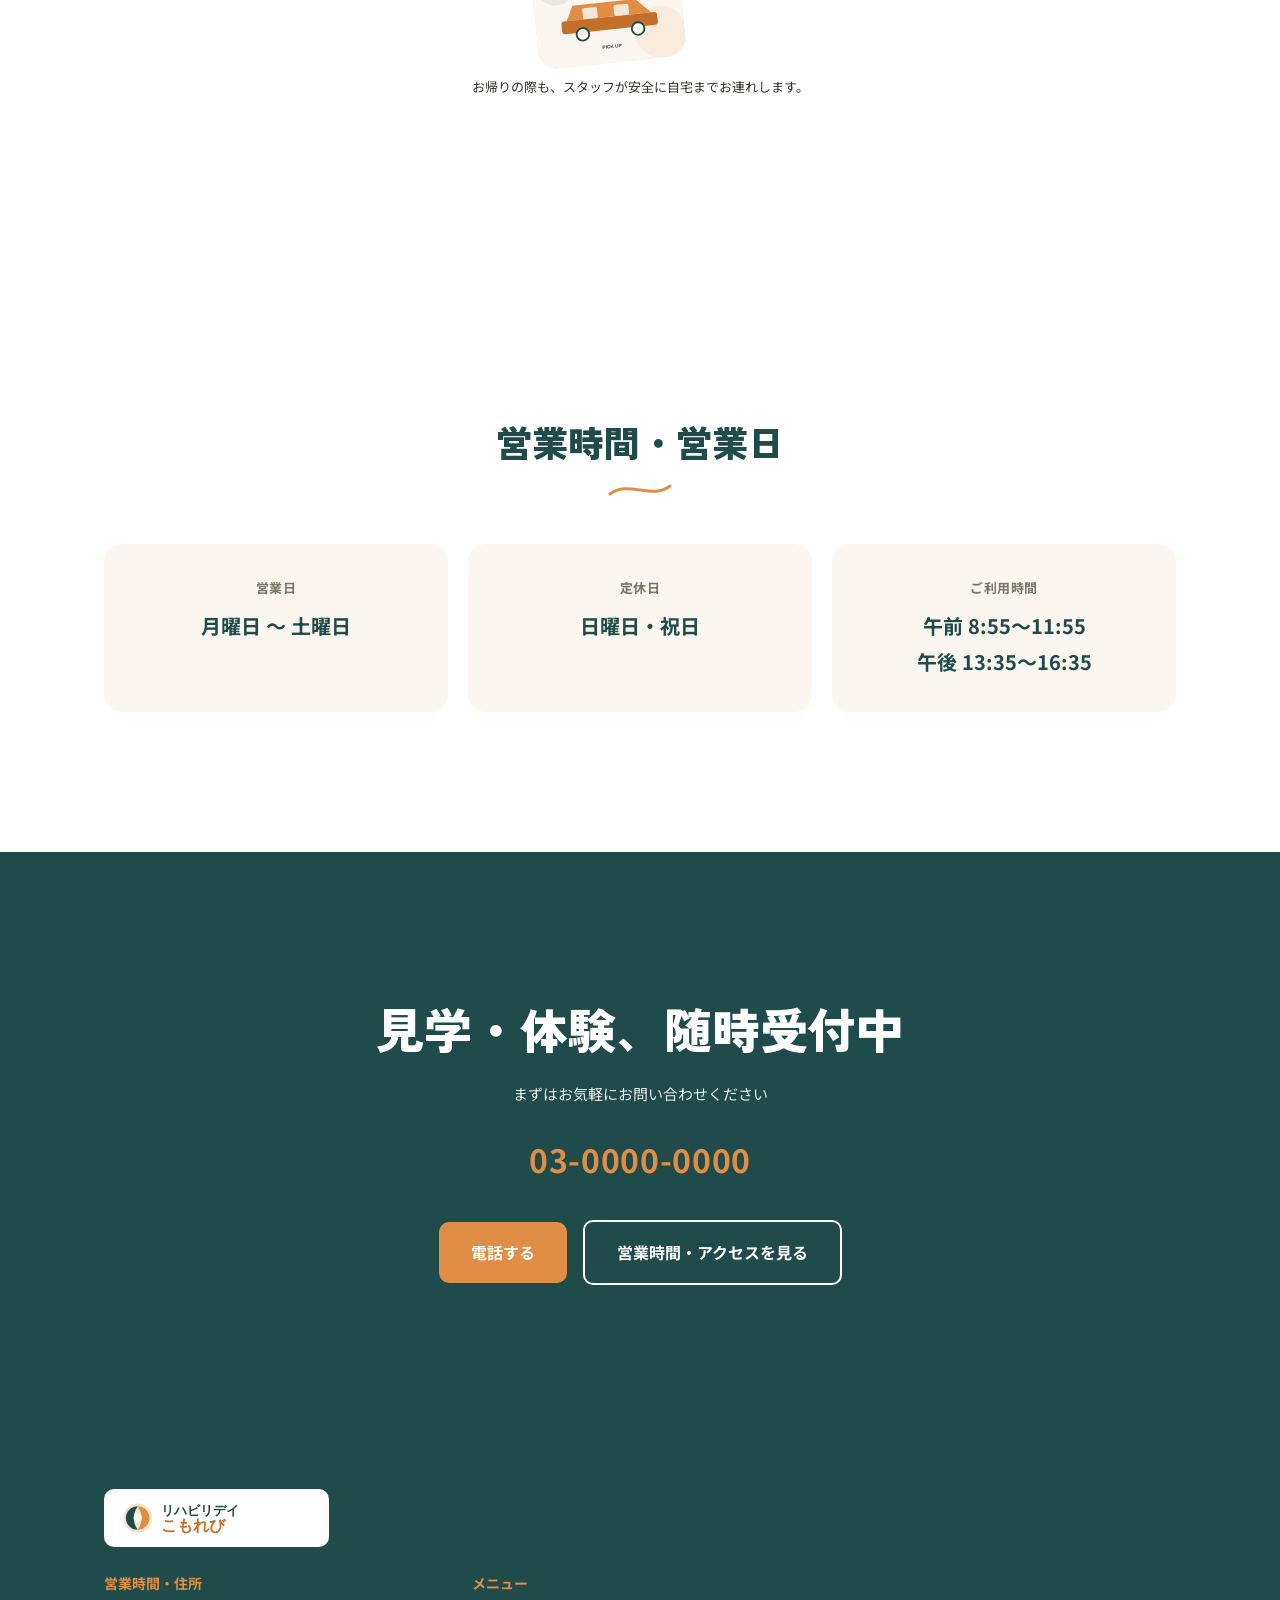
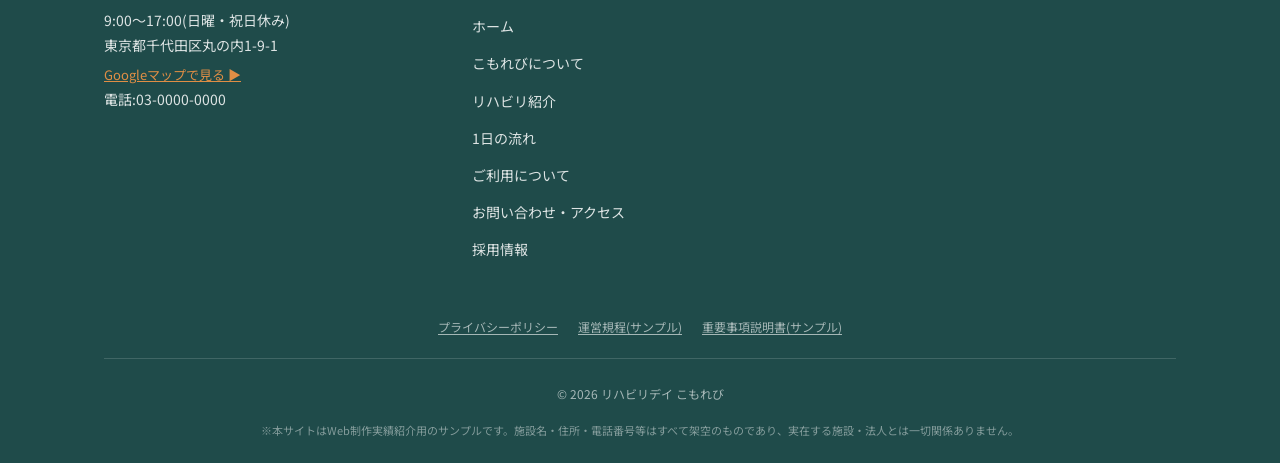
<file: flow.html>
<!DOCTYPE html>
<html lang="ja">
<head>
  <meta charset="UTF-8">
  <meta name="viewport" content="width=device-width, initial-scale=1.0">
  <title>1日の流れ｜Web制作実績サンプル｜リハビリデイ こもれび</title>
  <meta name="description" content="【Web制作実績サンプル】架空のリハビリデイサービス「リハビリデイ こもれび」での1日の流れを紹介するページです。健康チェックから準備運動、各種リハビリまでの構成を想定したデモページです。">
  <meta name="robots" content="noindex, nofollow">

  <link rel="preconnect" href="https://fonts.googleapis.com">
  <link rel="preconnect" href="https://fonts.gstatic.com" crossorigin>
  <link href="https://fonts.googleapis.com/css2?family=Noto+Sans+JP:wght@400;500;700;900&family=Zen+Kaku+Gothic+New:wght@500;700;900&display=swap" rel="stylesheet">

  <link rel="stylesheet" href="css/reset.css">
  <link rel="stylesheet" href="css/common.css">
  <link rel="stylesheet" href="css/flow.css">
</head>
<body>

  <header class="header js-header">
    <div class="container header__inner">

      <a href="index.html" class="header__logo site-logo">
        <img class="site-logo__image" src="images/common/logo.svg" alt="リハビリデイ こもれび">
      </a>

      <div class="header__right">

        <nav class="header__nav">
          <ul class="header__nav-list">
            <li><a class="header__nav-link" href="index.html">ホーム</a></li>
            <li><a class="header__nav-link" href="about.html">こもれびについて</a></li>
            <li><a class="header__nav-link" href="rehab.html">リハビリ紹介</a></li>
            <li><a class="header__nav-link" href="flow.html">1日の流れ</a></li>
            <li><a class="header__nav-link" href="guide.html">ご利用について</a></li>
            <li><a class="header__nav-link" href="contact.html">お問い合わせ・アクセス</a></li>
          </ul>
        </nav>

        <a class="header__tel-button" href="tel:" data-site-tel-link>
          📞 <span data-site="tel"></span>
        </a>

        <button class="header__menu-icon js-menu-button" aria-label="メニューを開く" aria-expanded="false">
          <span></span>
          <span></span>
          <span></span>
        </button>
      </div>
    </div>

    <nav class="header__mobile-nav js-mobile-nav">
      <ul class="header__mobile-nav-list">
        <li><a class="header__mobile-nav-link" href="index.html">ホーム</a></li>
        <li><a class="header__mobile-nav-link" href="about.html">こもれびについて</a></li>
        <li><a class="header__mobile-nav-link" href="rehab.html">リハビリ紹介</a></li>
        <li><a class="header__mobile-nav-link" href="flow.html">1日の流れ</a></li>
        <li><a class="header__mobile-nav-link" href="guide.html">ご利用について</a></li>
        <li><a class="header__mobile-nav-link" href="contact.html">お問い合わせ・アクセス</a></li>
      </ul>
    </nav>
  </header>

  <main>

    <section class="hero">
      <div class="hero__slide is-active js-flow-hero-image"></div>

      <div class="container hero__content">
        <h1 class="hero__copy" data-flow="hero.title"></h1>
        <p class="hero__lead" data-flow="hero.copy"></p>
      </div>
    </section>

    <section class="section flow-intro">
      <div class="container">
        <p class="flow-intro__text" data-flow="intro.text"></p>
      </div>
    </section>

    <section class="section timeline-section">
      <div class="container">
        <div class="section-heading">
          <h2 class="section-heading__title">3時間半の過ごし方</h2>
          <span class="section-heading__line"></span>
        </div>

        <div class="timeline">
          <div class="timeline-header">
            <span>午前</span>
            <span>プログラム内容</span>
            <span>午後</span>
          </div>

          <div class="js-timeline">
          </div>
        </div>
      </div>
    </section>

    <section class="section business-hours-section">
      <div class="container">
        <div class="section-heading">
          <h2 class="section-heading__title">営業時間・営業日</h2>
          <span class="section-heading__line"></span>
        </div>

        <div class="business-hours js-business-hours">
        </div>
      </div>
    </section>

    <section class="section cta">
      <div class="container">
        <h2 class="cta__title" data-site="ctaSectionTitle"></h2>
        <p class="cta__message" data-site="ctaMessage"></p>
        <span class="cta__tel-number" data-site="tel"></span>

        <div class="cta__buttons">
          <a class="button button--main" href="tel:" data-site-tel-link>電話する</a>
          <a class="button button--outline" href="contact.html">営業時間・アクセスを見る</a>
        </div>
      </div>
    </section>

  </main>

  <footer class="footer">
    <div class="container">

      <div class="footer__logo site-logo">
        <img class="site-logo__image" src="images/common/logo.svg" alt="リハビリデイ こもれび">
      </div>

      <div class="footer__grid">

        <div>
          <p class="footer__heading">営業時間・住所</p>
          <p class="footer__text" data-site="businessHours"></p>
          <p class="footer__text" data-site="address"></p>
          <a class="footer__text footer__map-link" data-site-href="googleMapUrl" target="_blank" rel="noopener">
            Googleマップで見る ▶
          </a>
          <p class="footer__text">
            電話:<span data-site="tel"></span>
          </p>
        </div>

        <div>
          <p class="footer__heading">メニュー</p>
          <a class="footer__nav-link" href="index.html">ホーム</a>
          <a class="footer__nav-link" href="about.html">こもれびについて</a>
          <a class="footer__nav-link" href="rehab.html">リハビリ紹介</a>
          <a class="footer__nav-link" href="flow.html">1日の流れ</a>
          <a class="footer__nav-link" href="guide.html">ご利用について</a>
          <a class="footer__nav-link" href="contact.html">お問い合わせ・アクセス</a>
          <a class="footer__nav-link" href="https://example.com/recruit/" target="_blank" rel="noopener">採用情報</a>
        </div>

      </div>

      <div class="footer__legal-links">
        <a href="privacy.html" target="_blank" rel="noopener">プライバシーポリシー</a>
        <a href="documents/unei-kitei.html" target="_blank" rel="noopener">運営規程(サンプル)</a>
        <a href="documents/juuyoujikou.html" target="_blank" rel="noopener">重要事項説明書(サンプル)</a>
      </div>

      <p class="footer__copyright">&copy; 2026 リハビリデイ こもれび</p>
      <p class="footer__disclaimer">※本サイトはWeb制作実績紹介用のサンプルです。施設名・住所・電話番号等はすべて架空のものであり、実在する施設・法人とは一切関係ありません。</p>

    </div>
  </footer>

  <script src="js/common.js"></script>
  <script src="js/flow.js"></script>

</body>
</html>
</file>
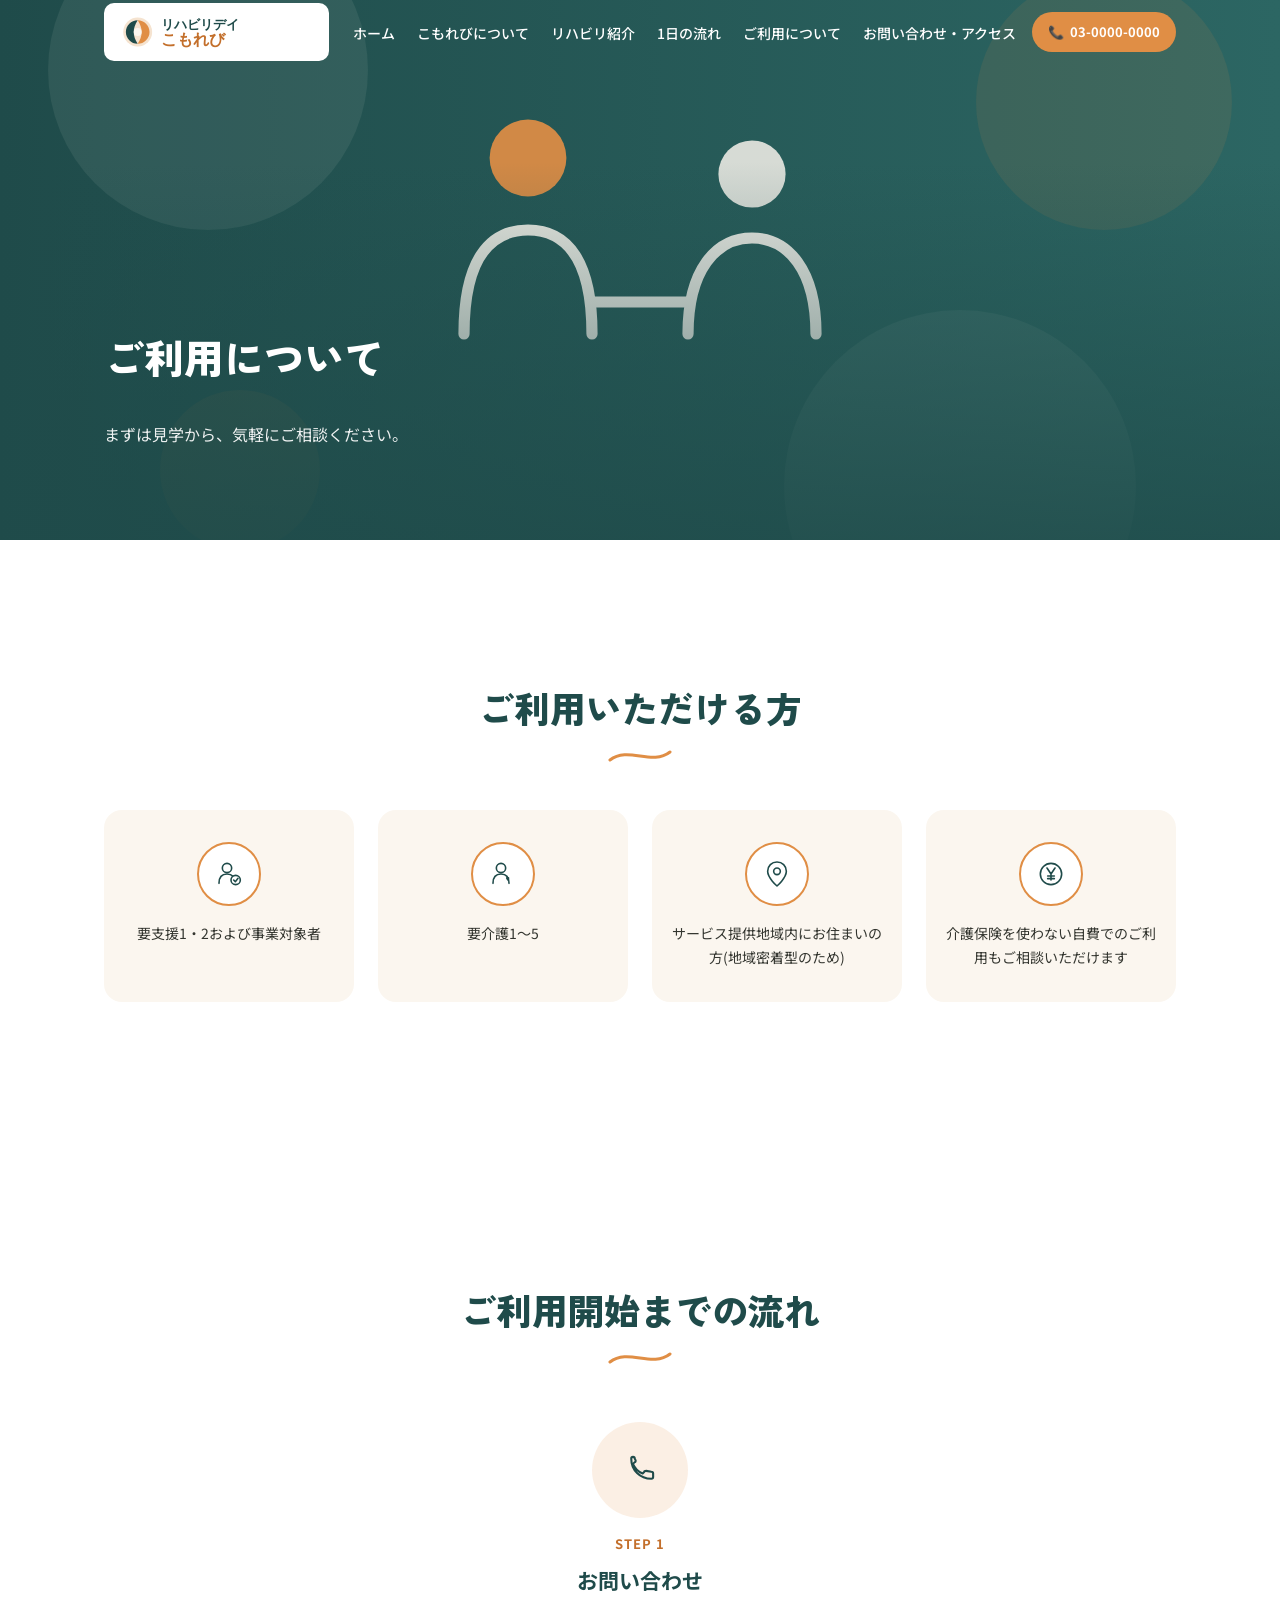
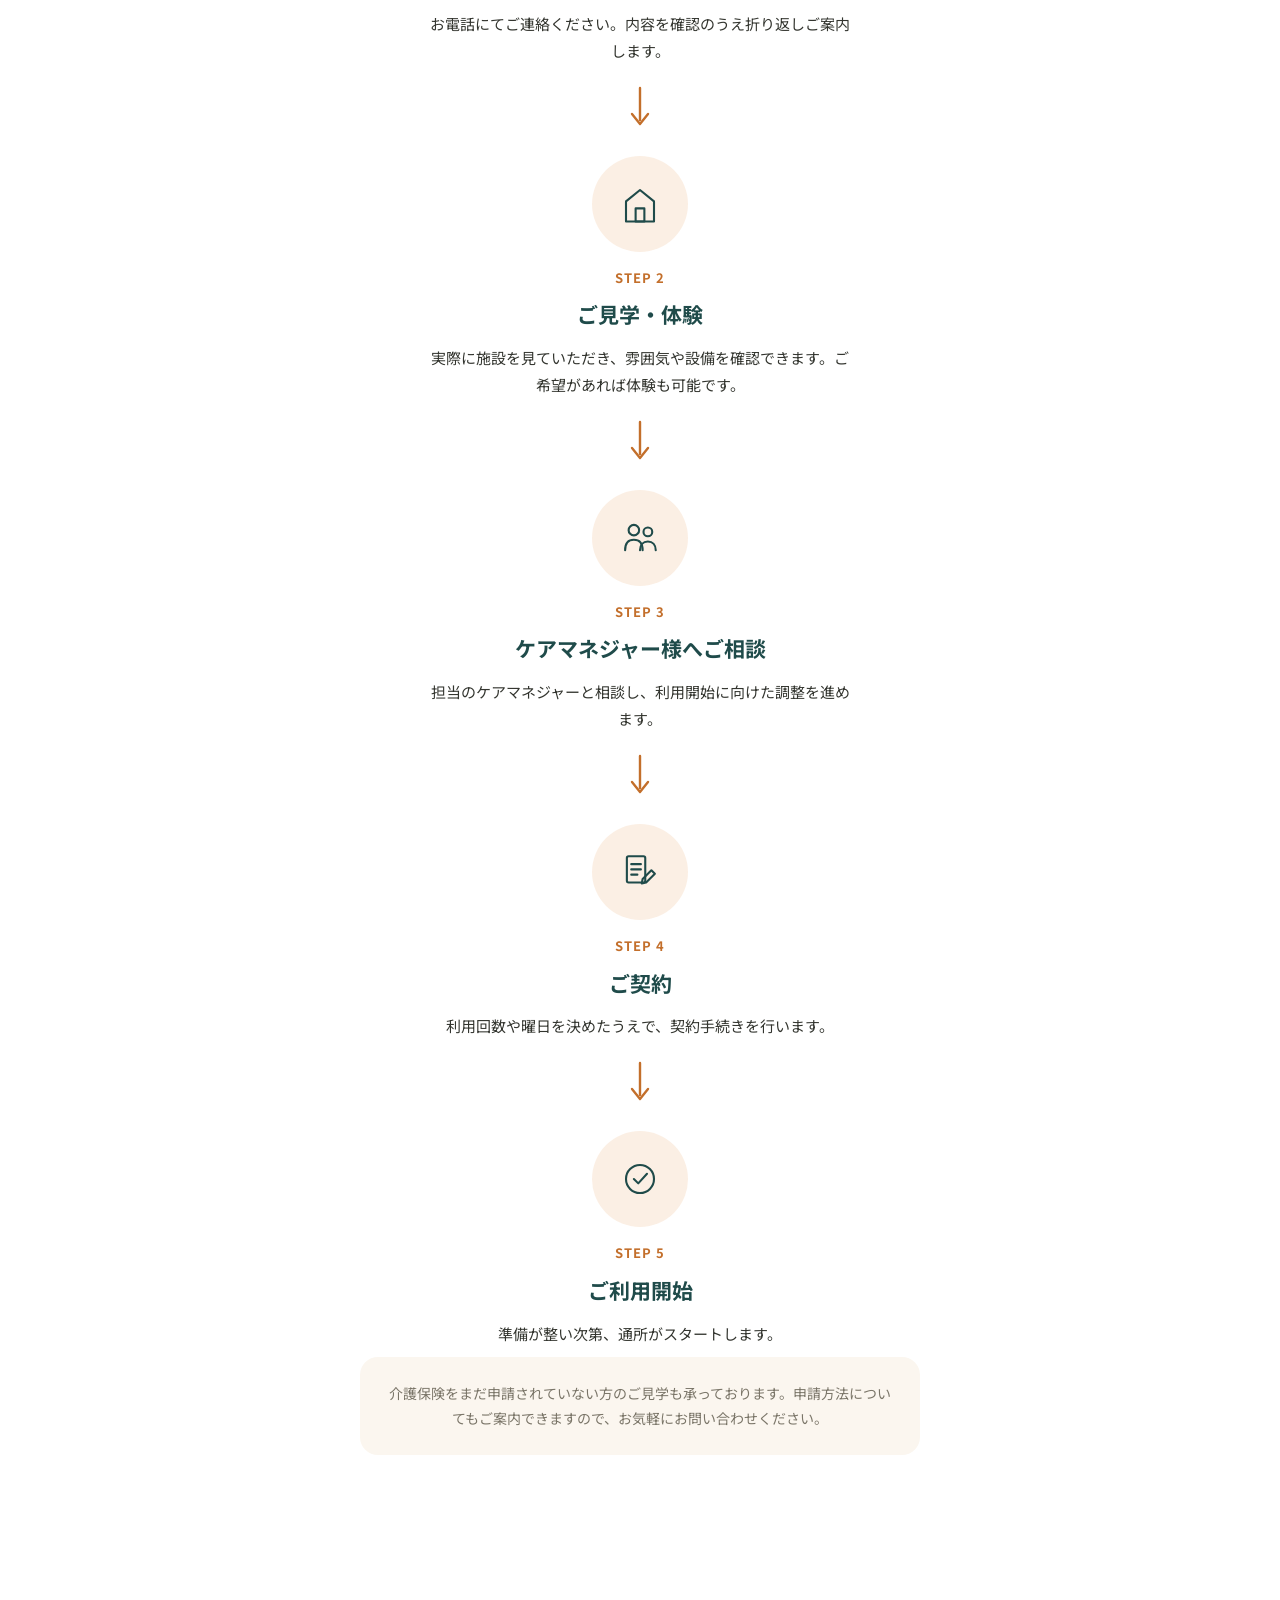
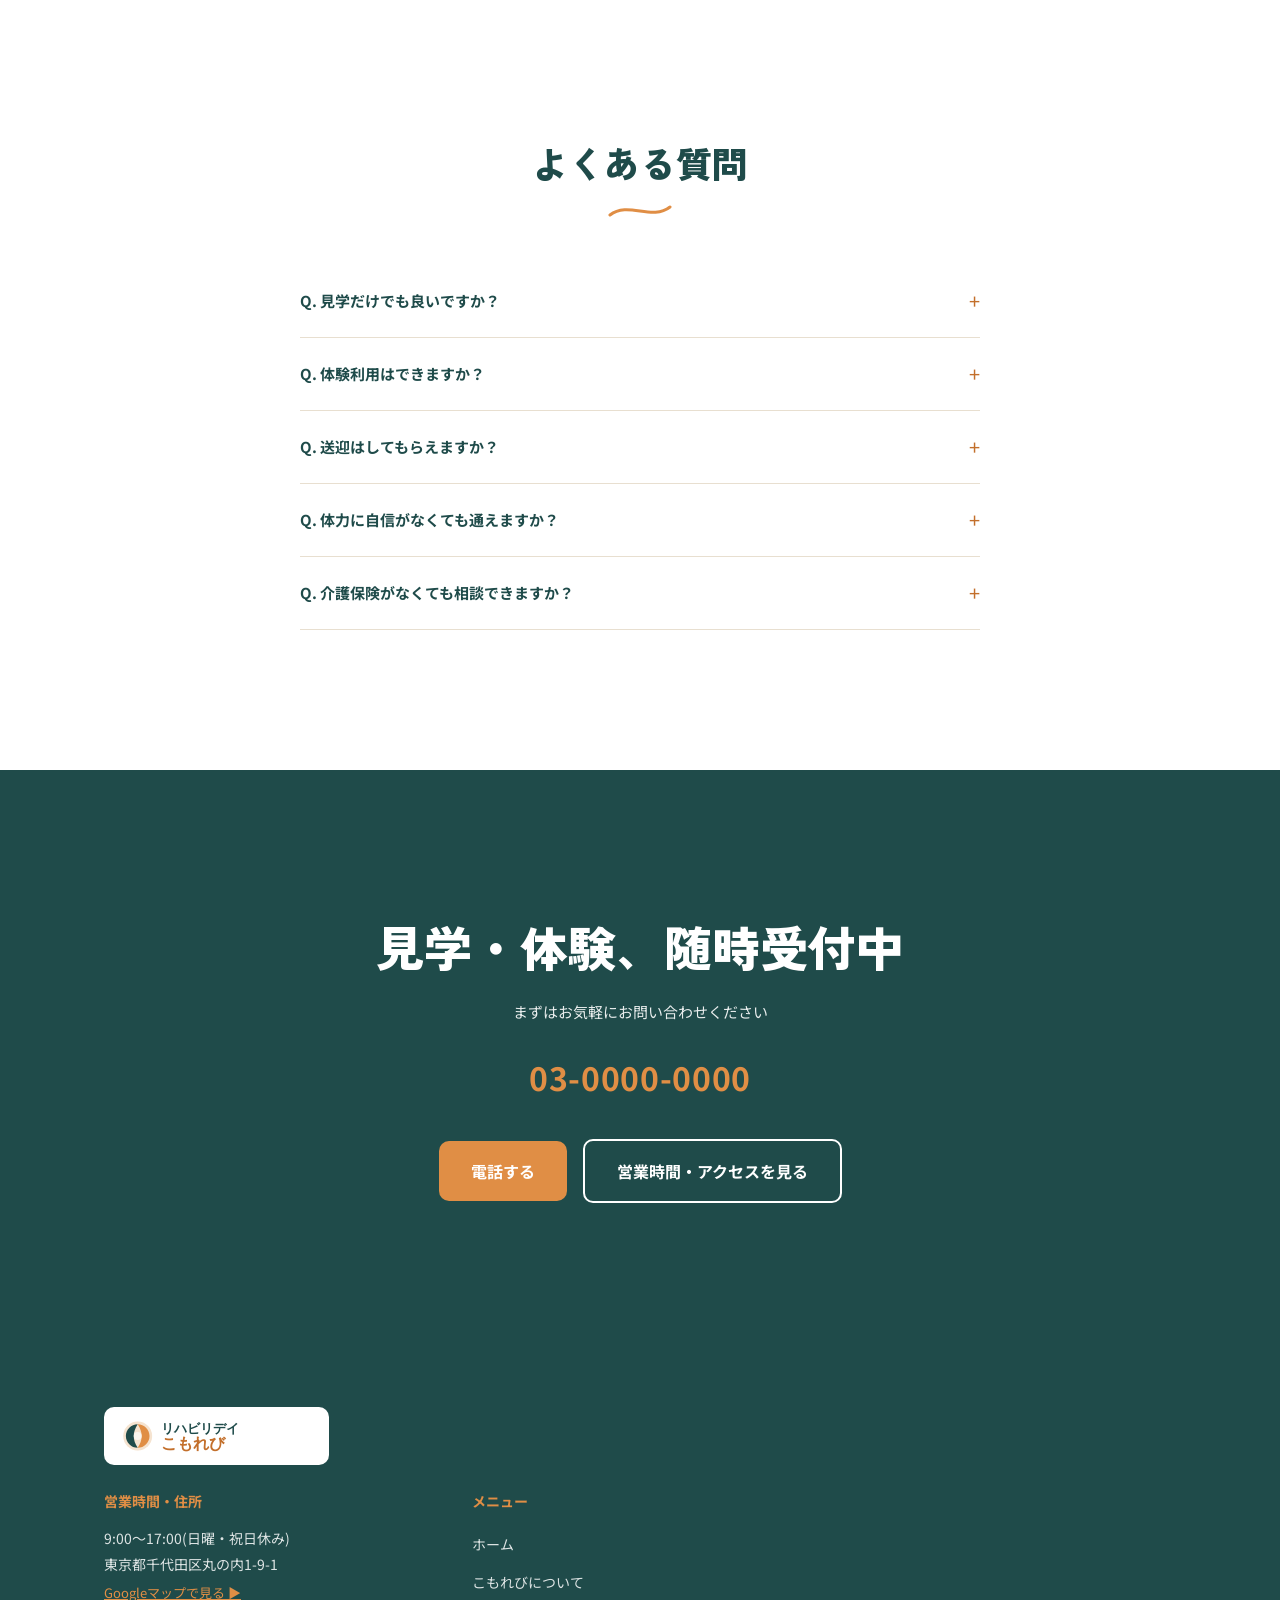
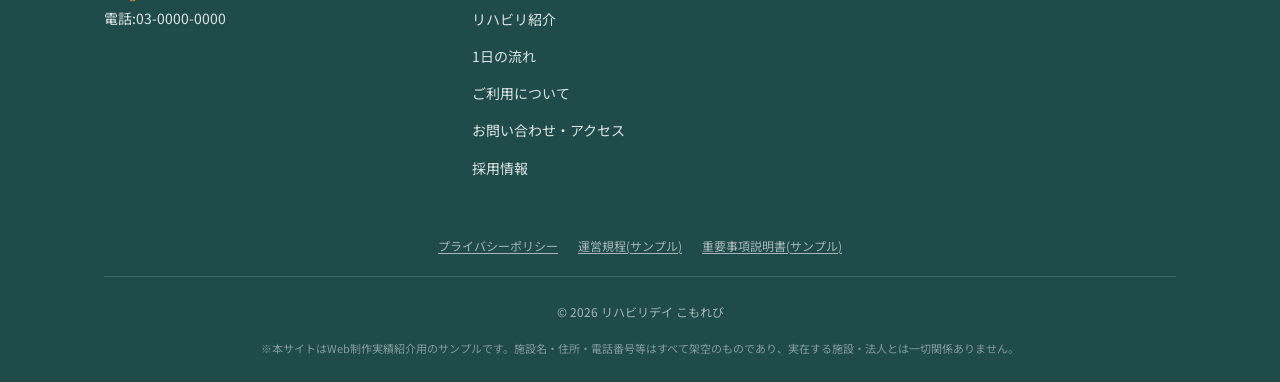
<file: guide.html>
<!DOCTYPE html>
<html lang="ja">
<head>
  <meta charset="UTF-8">
  <meta name="viewport" content="width=device-width, initial-scale=1.0">
  <title>ご利用について｜Web制作実績サンプル｜リハビリデイ こもれび</title>
  <meta name="description" content="【Web制作実績サンプル】架空のリハビリデイサービス「リハビリデイ こもれび」のご利用開始までの流れや利用時間、送迎などを案内する構成を想定したデモページです。">
  <meta name="robots" content="noindex, nofollow">

  <link rel="preconnect" href="https://fonts.googleapis.com">
  <link rel="preconnect" href="https://fonts.gstatic.com" crossorigin>
  <link href="https://fonts.googleapis.com/css2?family=Noto+Sans+JP:wght@400;500;700;900&family=Zen+Kaku+Gothic+New:wght@500;700;900&display=swap" rel="stylesheet">

  <link rel="stylesheet" href="css/reset.css">
  <link rel="stylesheet" href="css/common.css">
  <link rel="stylesheet" href="css/guide.css">
</head>
<body>

  <svg style="display: none;" aria-hidden="true">
    <defs>
      <symbol id="guide-icon-support" viewBox="0 0 48 48" fill="none" stroke="currentColor" stroke-width="2.4" stroke-linecap="round" stroke-linejoin="round">
        <circle cx="21" cy="15" r="7"></circle>
        <path d="M9 38 C9 28, 14 24, 21 24 C28 24, 33 28, 33 38"></path>
        <circle cx="34" cy="33" r="7" fill="#ffffff"></circle>
        <path d="M31 33 L33.5 35.5 L37.5 30.5"></path>
      </symbol>

      <symbol id="guide-icon-care" viewBox="0 0 48 48" fill="none" stroke="currentColor" stroke-width="2.4" stroke-linecap="round" stroke-linejoin="round">
        <circle cx="21" cy="15" r="7"></circle>
        <path d="M9 38 C9 28, 14 24, 21 24 C28 24, 33 28, 33 38"></path>
        <path d="M31 30 C31 28, 33.5 28, 33.5 30 C33.5 32, 31 33.5, 31 35 C31 33.5, 28.5 32, 28.5 30 C28.5 28, 31 28, 31 30 Z" fill="currentColor" stroke="none"></path>
      </symbol>

      <symbol id="guide-icon-area" viewBox="0 0 48 48" fill="none" stroke="currentColor" stroke-width="2.4" stroke-linecap="round" stroke-linejoin="round">
        <path d="M24 6 C16 6, 10 12, 10 20 C10 30, 24 42, 24 42 C24 42, 38 30, 38 20 C38 12, 32 6, 24 6 Z"></path>
        <circle cx="24" cy="20" r="5"></circle>
      </symbol>

      <symbol id="guide-icon-private" viewBox="0 0 48 48" fill="none" stroke="currentColor" stroke-width="2.4" stroke-linecap="round" stroke-linejoin="round">
        <circle cx="24" cy="24" r="16"></circle>
        <path d="M18 15 L24 24 L30 15 M24 24 L24 33 M19 27 L29 27 M19 31 L29 31"></path>
      </symbol>

      <symbol id="guide-icon-contact" viewBox="0 0 48 48" fill="none" stroke="currentColor" stroke-width="2.4" stroke-linecap="round" stroke-linejoin="round">
        <path d="M16 9 C15 9, 14 10, 14 11 C14 24, 24 34, 37 34 C38 34, 39 33, 39 32 L39 28 C39 27, 38 26, 37 26 L31 25 C30 25, 29 25, 29 26 L27 28 C22 26, 18 22, 16 17 L18 15 C19 15, 19 14, 19 13 L18 11 C18 10, 17 9, 16 9 Z"></path>
      </symbol>

      <symbol id="guide-icon-visit" viewBox="0 0 48 48" fill="none" stroke="currentColor" stroke-width="2.4" stroke-linecap="round" stroke-linejoin="round">
        <path d="M8 44 L8 21 L24 8 L40 21 L40 44 Z"></path>
        <rect x="19" y="29" width="10" height="15"></rect>
      </symbol>

      <symbol id="guide-icon-consult" viewBox="0 0 48 48" fill="none" stroke="currentColor" stroke-width="2.4" stroke-linecap="round" stroke-linejoin="round">
        <circle cx="17" cy="15" r="6"></circle>
        <path d="M7 38 C7 30, 11 26, 17 26 C23 26, 27 30, 27 38"></path>
        <circle cx="33" cy="17" r="5"></circle>
        <path d="M24 38 C24 32, 27.5 28, 33 28 C38.5 28, 42 32, 42 38"></path>
      </symbol>

      <symbol id="guide-icon-contract" viewBox="0 0 48 48" fill="none" stroke="currentColor" stroke-width="2.4" stroke-linecap="round" stroke-linejoin="round">
        <rect x="9" y="6" width="21" height="30" rx="2"></rect>
        <line x1="14" y1="15" x2="25" y2="15"></line>
        <line x1="14" y1="21" x2="25" y2="21"></line>
        <line x1="14" y1="27" x2="21" y2="27"></line>
        <path d="M27 32 L37 22 L41 26 L31 36 L26 37 Z"></path>
      </symbol>

      <symbol id="guide-icon-start" viewBox="0 0 48 48" fill="none" stroke="currentColor" stroke-width="2.4" stroke-linecap="round" stroke-linejoin="round">
        <circle cx="24" cy="24" r="16"></circle>
        <path d="M17 24 L22 29 L32 18"></path>
      </symbol>
    </defs>
  </svg>

  <header class="header js-header">
    <div class="container header__inner">

      <a href="index.html" class="header__logo site-logo">
        <img class="site-logo__image" src="images/common/logo.svg" alt="リハビリデイ こもれび">
      </a>

      <div class="header__right">

        <nav class="header__nav">
          <ul class="header__nav-list">
            <li><a class="header__nav-link" href="index.html">ホーム</a></li>
            <li><a class="header__nav-link" href="about.html">こもれびについて</a></li>
            <li><a class="header__nav-link" href="rehab.html">リハビリ紹介</a></li>
            <li><a class="header__nav-link" href="flow.html">1日の流れ</a></li>
            <li><a class="header__nav-link" href="guide.html">ご利用について</a></li>
            <li><a class="header__nav-link" href="contact.html">お問い合わせ・アクセス</a></li>
          </ul>
        </nav>

        <a class="header__tel-button" href="tel:" data-site-tel-link>
          📞 <span data-site="tel"></span>
        </a>

        <button class="header__menu-icon js-menu-button" aria-label="メニューを開く" aria-expanded="false">
          <span></span>
          <span></span>
          <span></span>
        </button>
      </div>
    </div>

    <nav class="header__mobile-nav js-mobile-nav">
      <ul class="header__mobile-nav-list">
        <li><a class="header__mobile-nav-link" href="index.html">ホーム</a></li>
        <li><a class="header__mobile-nav-link" href="about.html">こもれびについて</a></li>
        <li><a class="header__mobile-nav-link" href="rehab.html">リハビリ紹介</a></li>
        <li><a class="header__mobile-nav-link" href="flow.html">1日の流れ</a></li>
        <li><a class="header__mobile-nav-link" href="guide.html">ご利用について</a></li>
        <li><a class="header__mobile-nav-link" href="contact.html">お問い合わせ・アクセス</a></li>
      </ul>
    </nav>
  </header>

  <main>

    <section class="hero">
      <div class="hero__slide is-active js-guide-hero-image"></div>

      <div class="container hero__content">
        <h1 class="hero__copy" data-guide="hero.title"></h1>
        <p class="hero__lead" data-guide="hero.copy"></p>
      </div>
    </section>

    <section class="section eligibility">
      <div class="container">
        <div class="section-heading">
          <h2 class="section-heading__title" data-guide="eligibility.heading"></h2>
          <span class="section-heading__line"></span>
        </div>

        <div class="eligibility-grid js-eligibility">
        </div>
      </div>
    </section>

    <section class="section steps-section">
      <div class="container">
        <div class="section-heading">
          <h2 class="section-heading__title">ご利用開始までの流れ</h2>
          <span class="section-heading__line"></span>
        </div>

        <ol class="steps js-steps">
        </ol>

        <p class="notice-card" data-guide="notice.text"></p>
      </div>
    </section>

    <section class="section faq-section">
      <div class="container">
        <div class="section-heading">
          <h2 class="section-heading__title">よくある質問</h2>
          <span class="section-heading__line"></span>
        </div>

        <div class="faq js-faq">
        </div>
      </div>
    </section>

    <section class="section cta">
      <div class="container">
        <h2 class="cta__title" data-site="ctaSectionTitle"></h2>
        <p class="cta__message" data-site="ctaMessage"></p>
        <span class="cta__tel-number" data-site="tel"></span>

        <div class="cta__buttons">
          <a class="button button--main" href="tel:" data-site-tel-link>電話する</a>
          <a class="button button--outline" href="contact.html">営業時間・アクセスを見る</a>
        </div>
      </div>
    </section>

  </main>

  <footer class="footer">
    <div class="container">

      <div class="footer__logo site-logo">
        <img class="site-logo__image" src="images/common/logo.svg" alt="リハビリデイ こもれび">
      </div>

      <div class="footer__grid">

        <div>
          <p class="footer__heading">営業時間・住所</p>
          <p class="footer__text" data-site="businessHours"></p>
          <p class="footer__text" data-site="address"></p>
          <a class="footer__text footer__map-link" data-site-href="googleMapUrl" target="_blank" rel="noopener">
            Googleマップで見る ▶
          </a>
          <p class="footer__text">
            電話:<span data-site="tel"></span>
          </p>
        </div>

        <div>
          <p class="footer__heading">メニュー</p>
          <a class="footer__nav-link" href="index.html">ホーム</a>
          <a class="footer__nav-link" href="about.html">こもれびについて</a>
          <a class="footer__nav-link" href="rehab.html">リハビリ紹介</a>
          <a class="footer__nav-link" href="flow.html">1日の流れ</a>
          <a class="footer__nav-link" href="guide.html">ご利用について</a>
          <a class="footer__nav-link" href="contact.html">お問い合わせ・アクセス</a>
          <a class="footer__nav-link" href="https://example.com/recruit/" target="_blank" rel="noopener">採用情報</a>
        </div>

      </div>

      <div class="footer__legal-links">
        <a href="privacy.html" target="_blank" rel="noopener">プライバシーポリシー</a>
        <a href="documents/unei-kitei.html" target="_blank" rel="noopener">運営規程(サンプル)</a>
        <a href="documents/juuyoujikou.html" target="_blank" rel="noopener">重要事項説明書(サンプル)</a>
      </div>

      <p class="footer__copyright">&copy; 2026 リハビリデイ こもれび</p>
      <p class="footer__disclaimer">※本サイトはWeb制作実績紹介用のサンプルです。施設名・住所・電話番号等はすべて架空のものであり、実在する施設・法人とは一切関係ありません。</p>

    </div>
  </footer>

  <script src="js/common.js"></script>
  <script src="js/guide.js"></script>

</body>
</html>
</file>
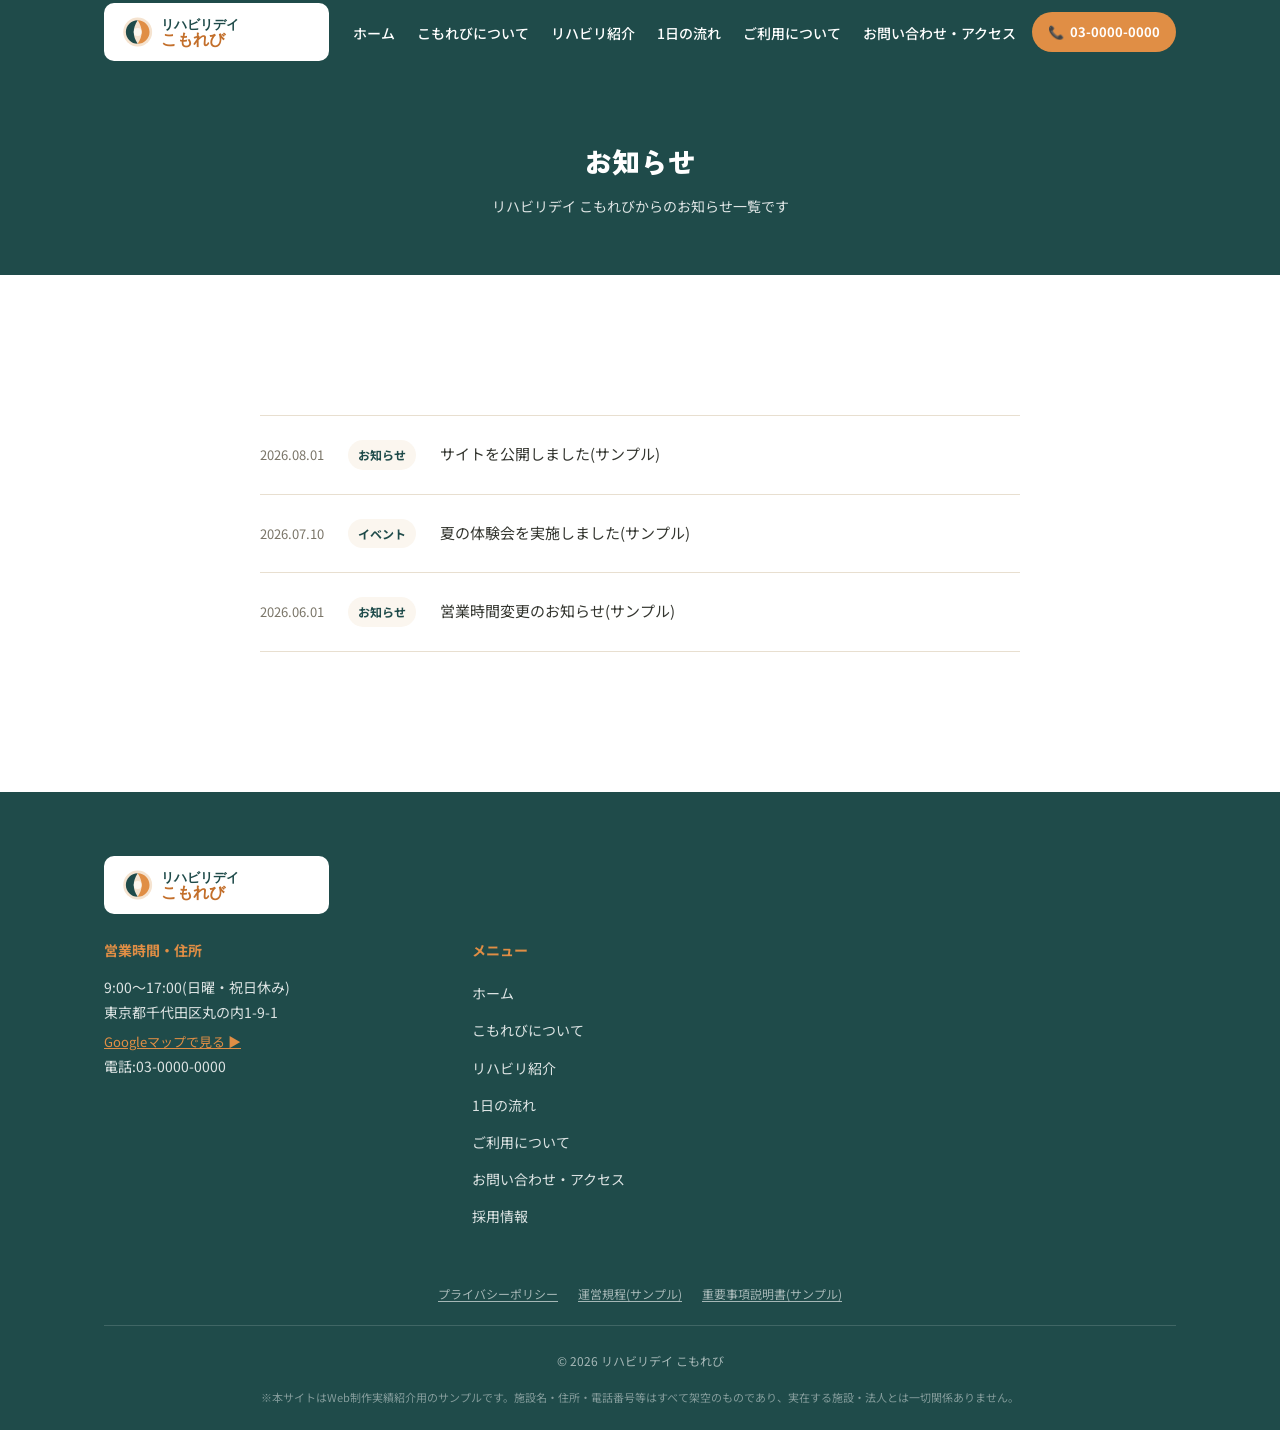
<file: news.html>
<!DOCTYPE html>
<html lang="ja">
<head>
  <meta charset="UTF-8">
  <meta name="viewport" content="width=device-width, initial-scale=1.0">
  <title>お知らせ一覧｜Web制作実績サンプル｜リハビリデイ こもれび</title>
  <meta name="description" content="【Web制作実績サンプル】架空の施設「リハビリデイ こもれび」からのお知らせ一覧ページです。">
  <meta name="robots" content="noindex, nofollow">

  <link rel="preconnect" href="https://fonts.googleapis.com">
  <link rel="preconnect" href="https://fonts.gstatic.com" crossorigin>
  <link href="https://fonts.googleapis.com/css2?family=Noto+Sans+JP:wght@400;500;700;900&family=Zen+Kaku+Gothic+New:wght@500;700;900&display=swap" rel="stylesheet">

  <link rel="stylesheet" href="css/reset.css">
  <link rel="stylesheet" href="css/common.css">
  <link rel="stylesheet" href="css/news.css">
</head>
<body>

  <header class="header js-header">
    <div class="container header__inner">

      <a href="index.html" class="header__logo site-logo">
        <img class="site-logo__image" src="images/common/logo.svg" alt="リハビリデイ こもれび">
      </a>

      <div class="header__right">

        <nav class="header__nav">
          <ul class="header__nav-list">
            <li><a class="header__nav-link" href="index.html">ホーム</a></li>
            <li><a class="header__nav-link" href="about.html">こもれびについて</a></li>
            <li><a class="header__nav-link" href="rehab.html">リハビリ紹介</a></li>
            <li><a class="header__nav-link" href="flow.html">1日の流れ</a></li>
            <li><a class="header__nav-link" href="guide.html">ご利用について</a></li>
            <li><a class="header__nav-link" href="contact.html">お問い合わせ・アクセス</a></li>
          </ul>
        </nav>

        <a class="header__tel-button" href="tel:" data-site-tel-link>
          📞 <span data-site="tel"></span>
        </a>

        <button class="header__menu-icon js-menu-button" aria-label="メニューを開く" aria-expanded="false">
          <span></span>
          <span></span>
          <span></span>
        </button>
      </div>
    </div>

    <nav class="header__mobile-nav js-mobile-nav">
      <ul class="header__mobile-nav-list">
        <li><a class="header__mobile-nav-link" href="index.html">ホーム</a></li>
        <li><a class="header__mobile-nav-link" href="about.html">こもれびについて</a></li>
        <li><a class="header__mobile-nav-link" href="rehab.html">リハビリ紹介</a></li>
        <li><a class="header__mobile-nav-link" href="flow.html">1日の流れ</a></li>
        <li><a class="header__mobile-nav-link" href="guide.html">ご利用について</a></li>
        <li><a class="header__mobile-nav-link" href="contact.html">お問い合わせ・アクセス</a></li>
      </ul>
    </nav>
  </header>

  <main>

    <section class="news-hero">
      <div class="container">
        <h1 class="news-hero__title">お知らせ</h1>
        <p class="news-hero__note">リハビリデイ こもれびからのお知らせ一覧です</p>
      </div>
    </section>

    <section class="section">
      <div class="container">
        <div class="news-page-list__wrap">

          <ul class="news-list js-news-list">
          </ul>

        </div>
      </div>
    </section>

  </main>

  <footer class="footer">
    <div class="container">

      <div class="footer__logo site-logo">
        <img class="site-logo__image" src="images/common/logo.svg" alt="リハビリデイ こもれび">
      </div>

      <div class="footer__grid">

        <div>
          <p class="footer__heading">営業時間・住所</p>
          <p class="footer__text" data-site="businessHours"></p>
          <p class="footer__text" data-site="address"></p>
          <a class="footer__text footer__map-link" data-site-href="googleMapUrl" target="_blank" rel="noopener">
            Googleマップで見る ▶
          </a>
          <p class="footer__text">
            電話:<span data-site="tel"></span>
          </p>
        </div>

        <div>
          <p class="footer__heading">メニュー</p>
          <a class="footer__nav-link" href="index.html">ホーム</a>
          <a class="footer__nav-link" href="about.html">こもれびについて</a>
          <a class="footer__nav-link" href="rehab.html">リハビリ紹介</a>
          <a class="footer__nav-link" href="flow.html">1日の流れ</a>
          <a class="footer__nav-link" href="guide.html">ご利用について</a>
          <a class="footer__nav-link" href="contact.html">お問い合わせ・アクセス</a>
          <a class="footer__nav-link" href="https://example.com/recruit/" target="_blank" rel="noopener">採用情報</a>
        </div>

      </div>

      <div class="footer__legal-links">
        <a href="privacy.html" target="_blank" rel="noopener">プライバシーポリシー</a>
        <a href="documents/unei-kitei.html" target="_blank" rel="noopener">運営規程(サンプル)</a>
        <a href="documents/juuyoujikou.html" target="_blank" rel="noopener">重要事項説明書(サンプル)</a>
      </div>

      <p class="footer__copyright">&copy; 2026 リハビリデイ こもれび</p>
      <p class="footer__disclaimer">※本サイトはWeb制作実績紹介用のサンプルです。施設名・住所・電話番号等はすべて架空のものであり、実在する施設・法人とは一切関係ありません。</p>

    </div>
  </footer>

  <script src="js/common.js"></script>
  <script src="js/news.js"></script>

</body>
</html>
</file>
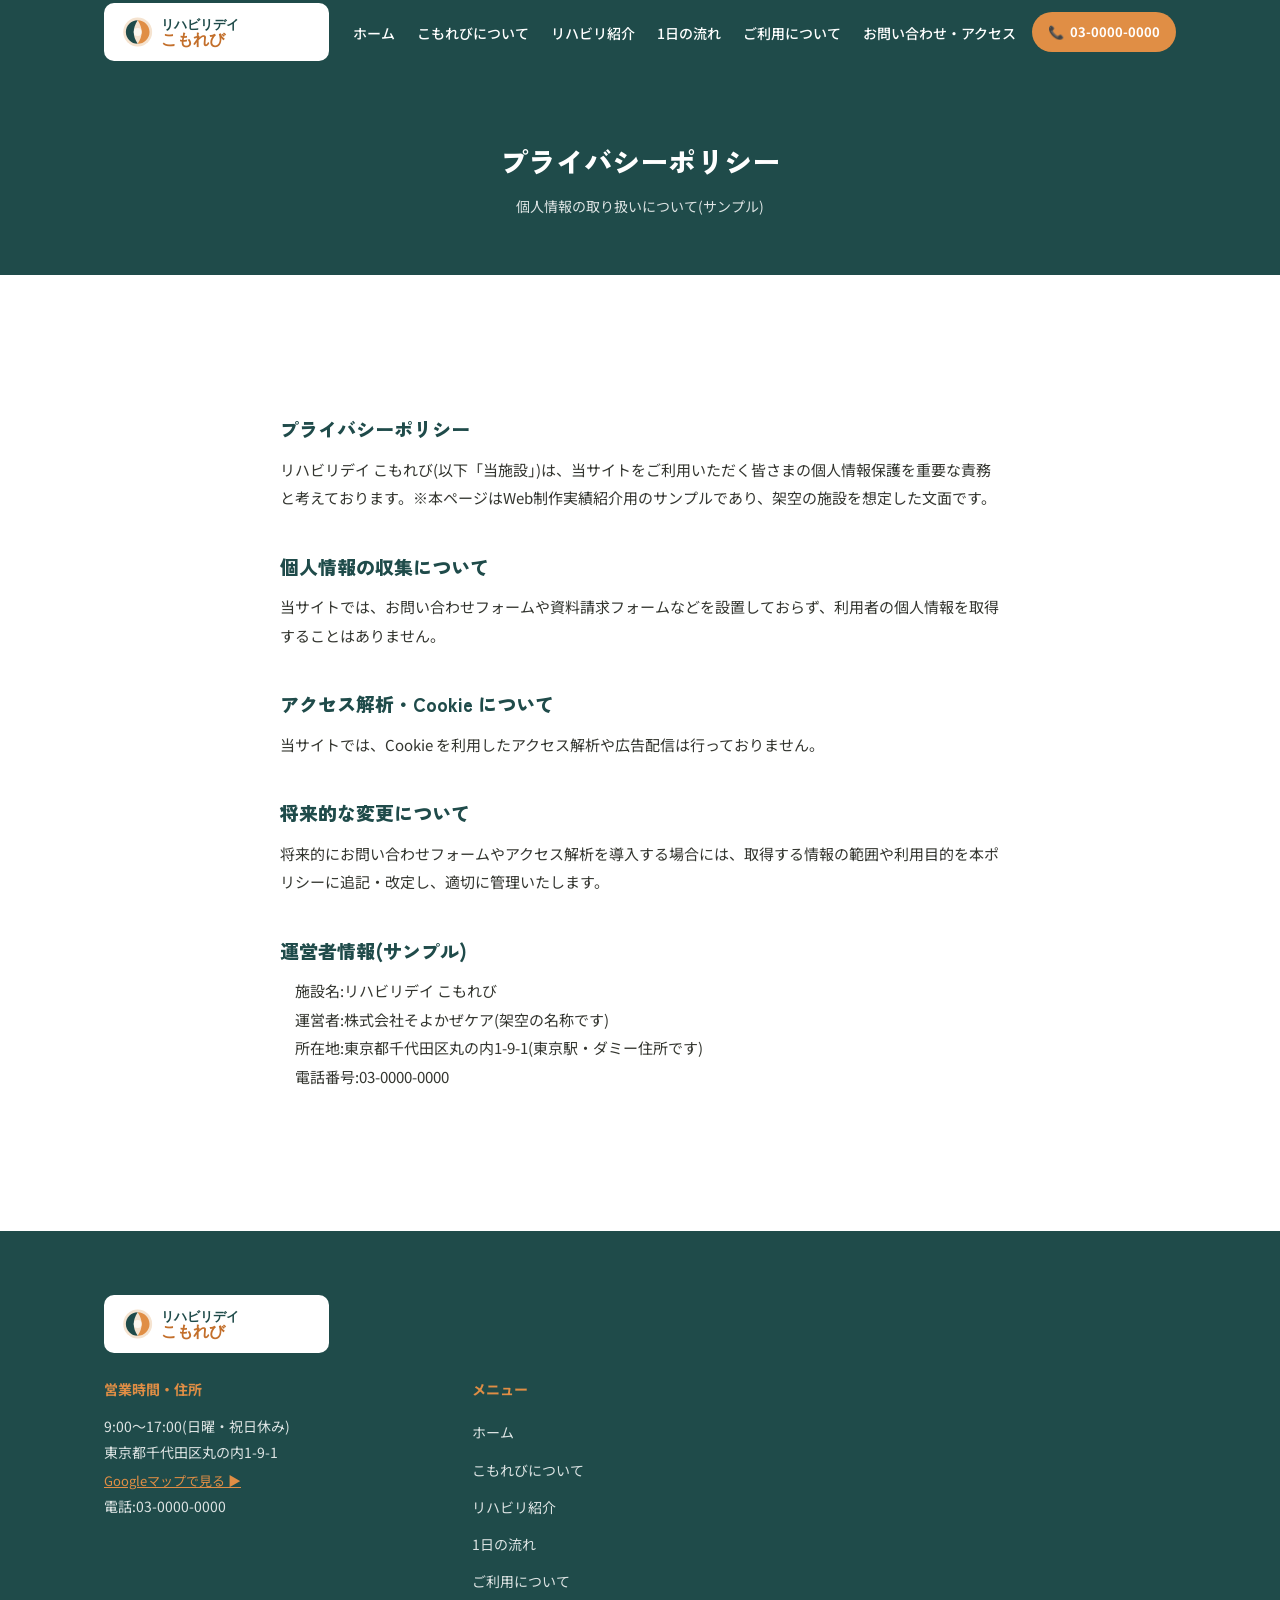
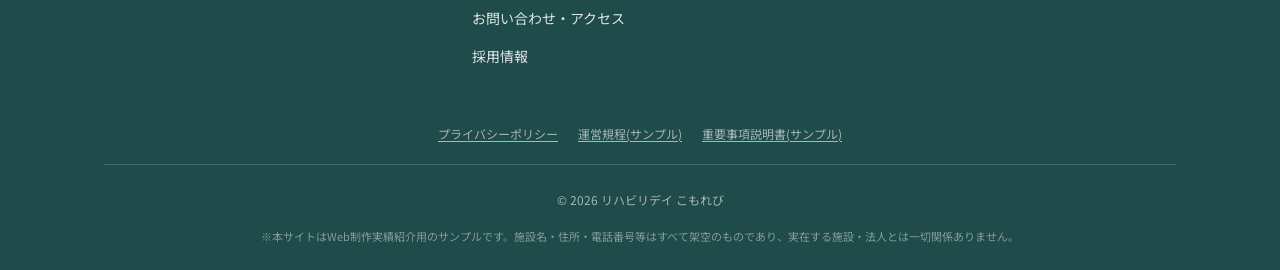
<file: privacy.html>
<!DOCTYPE html>
<html lang="ja">
<head>
  <meta charset="UTF-8">
  <meta name="viewport" content="width=device-width, initial-scale=1.0">
  <title>プライバシーポリシー(サンプル)｜リハビリデイ こもれび</title>
  <meta name="description" content="【Web制作実績サンプル】架空の施設「リハビリデイ こもれび」のプライバシーポリシーページです。">
  <meta name="robots" content="noindex, nofollow">

  <link rel="preconnect" href="https://fonts.googleapis.com">
  <link rel="preconnect" href="https://fonts.gstatic.com" crossorigin>
  <link href="https://fonts.googleapis.com/css2?family=Noto+Sans+JP:wght@400;500;700;900&family=Zen+Kaku+Gothic+New:wght@500;700;900&display=swap" rel="stylesheet">

  <link rel="stylesheet" href="css/reset.css">
  <link rel="stylesheet" href="css/common.css">
  <link rel="stylesheet" href="css/privacy.css">
</head>
<body>

  <header class="header js-header">
    <div class="container header__inner">

      <a href="index.html" class="header__logo site-logo">
        <img class="site-logo__image" src="images/common/logo.svg" alt="リハビリデイ こもれび">
      </a>

      <div class="header__right">

        <nav class="header__nav">
          <ul class="header__nav-list">
            <li><a class="header__nav-link" href="index.html">ホーム</a></li>
            <li><a class="header__nav-link" href="about.html">こもれびについて</a></li>
            <li><a class="header__nav-link" href="rehab.html">リハビリ紹介</a></li>
            <li><a class="header__nav-link" href="flow.html">1日の流れ</a></li>
            <li><a class="header__nav-link" href="guide.html">ご利用について</a></li>
            <li><a class="header__nav-link" href="contact.html">お問い合わせ・アクセス</a></li>
          </ul>
        </nav>

        <a class="header__tel-button" href="tel:" data-site-tel-link>
          📞 <span data-site="tel"></span>
        </a>

        <button class="header__menu-icon js-menu-button" aria-label="メニューを開く" aria-expanded="false">
          <span></span>
          <span></span>
          <span></span>
        </button>
      </div>
    </div>

    <nav class="header__mobile-nav js-mobile-nav">
      <ul class="header__mobile-nav-list">
        <li><a class="header__mobile-nav-link" href="index.html">ホーム</a></li>
        <li><a class="header__mobile-nav-link" href="about.html">こもれびについて</a></li>
        <li><a class="header__mobile-nav-link" href="rehab.html">リハビリ紹介</a></li>
        <li><a class="header__mobile-nav-link" href="flow.html">1日の流れ</a></li>
        <li><a class="header__mobile-nav-link" href="guide.html">ご利用について</a></li>
        <li><a class="header__mobile-nav-link" href="contact.html">お問い合わせ・アクセス</a></li>
      </ul>
    </nav>
  </header>

  <main>

    <section class="privacy-hero">
      <div class="container">
        <h1 class="privacy-hero__title">プライバシーポリシー</h1>
        <p class="privacy-hero__note">個人情報の取り扱いについて(サンプル)</p>
      </div>
    </section>

    <section class="section">
      <div class="container">
        <div class="privacy-content__wrap">

          <h2>プライバシーポリシー</h2>
          <p class="privacy-content__placeholder">リハビリデイ こもれび(以下「当施設」)は、当サイトをご利用いただく皆さまの個人情報保護を重要な責務と考えております。※本ページはWeb制作実績紹介用のサンプルであり、架空の施設を想定した文面です。</p>

          <h2>個人情報の収集について</h2>
          <p class="privacy-content__placeholder">当サイトでは、お問い合わせフォームや資料請求フォームなどを設置しておらず、利用者の個人情報を取得することはありません。</p>

          <h2>アクセス解析・Cookie について</h2>
          <p class="privacy-content__placeholder">当サイトでは、Cookie を利用したアクセス解析や広告配信は行っておりません。</p>

          <h2>将来的な変更について</h2>
          <p class="privacy-content__placeholder">将来的にお問い合わせフォームやアクセス解析を導入する場合には、取得する情報の範囲や利用目的を本ポリシーに追記・改定し、適切に管理いたします。</p>

          <h2>運営者情報(サンプル)</h2>
          <p class="privacy-content__placeholder">　施設名:リハビリデイ こもれび<br>　運営者:株式会社そよかぜケア(架空の名称です)<br>　所在地:東京都千代田区丸の内1-9-1(東京駅・ダミー住所です)<br>　電話番号:03-0000-0000</p>

        </div>
      </div>
    </section>

  </main>

  <footer class="footer">
    <div class="container">

      <div class="footer__logo site-logo">
        <img class="site-logo__image" src="images/common/logo.svg" alt="リハビリデイ こもれび">
      </div>

      <div class="footer__grid">

        <div>
          <p class="footer__heading">営業時間・住所</p>
          <p class="footer__text" data-site="businessHours"></p>
          <p class="footer__text" data-site="address"></p>
          <a class="footer__text footer__map-link" data-site-href="googleMapUrl" target="_blank" rel="noopener">
            Googleマップで見る ▶
          </a>
          <p class="footer__text">
            電話:<span data-site="tel"></span>
          </p>
        </div>

        <div>
          <p class="footer__heading">メニュー</p>
          <a class="footer__nav-link" href="index.html">ホーム</a>
          <a class="footer__nav-link" href="about.html">こもれびについて</a>
          <a class="footer__nav-link" href="rehab.html">リハビリ紹介</a>
          <a class="footer__nav-link" href="flow.html">1日の流れ</a>
          <a class="footer__nav-link" href="guide.html">ご利用について</a>
          <a class="footer__nav-link" href="contact.html">お問い合わせ・アクセス</a>
          <a class="footer__nav-link" href="https://example.com/recruit/" target="_blank" rel="noopener">採用情報</a>
        </div>

      </div>

      <div class="footer__legal-links">
        <a href="privacy.html" target="_blank" rel="noopener">プライバシーポリシー</a>
        <a href="documents/unei-kitei.html" target="_blank" rel="noopener">運営規程(サンプル)</a>
        <a href="documents/juuyoujikou.html" target="_blank" rel="noopener">重要事項説明書(サンプル)</a>
      </div>

      <p class="footer__copyright">&copy; 2026 リハビリデイ こもれび</p>
      <p class="footer__disclaimer">※本サイトはWeb制作実績紹介用のサンプルです。施設名・住所・電話番号等はすべて架空のものであり、実在する施設・法人とは一切関係ありません。</p>

    </div>
  </footer>

  <script src="js/common.js"></script>

</body>
</html>
</file>
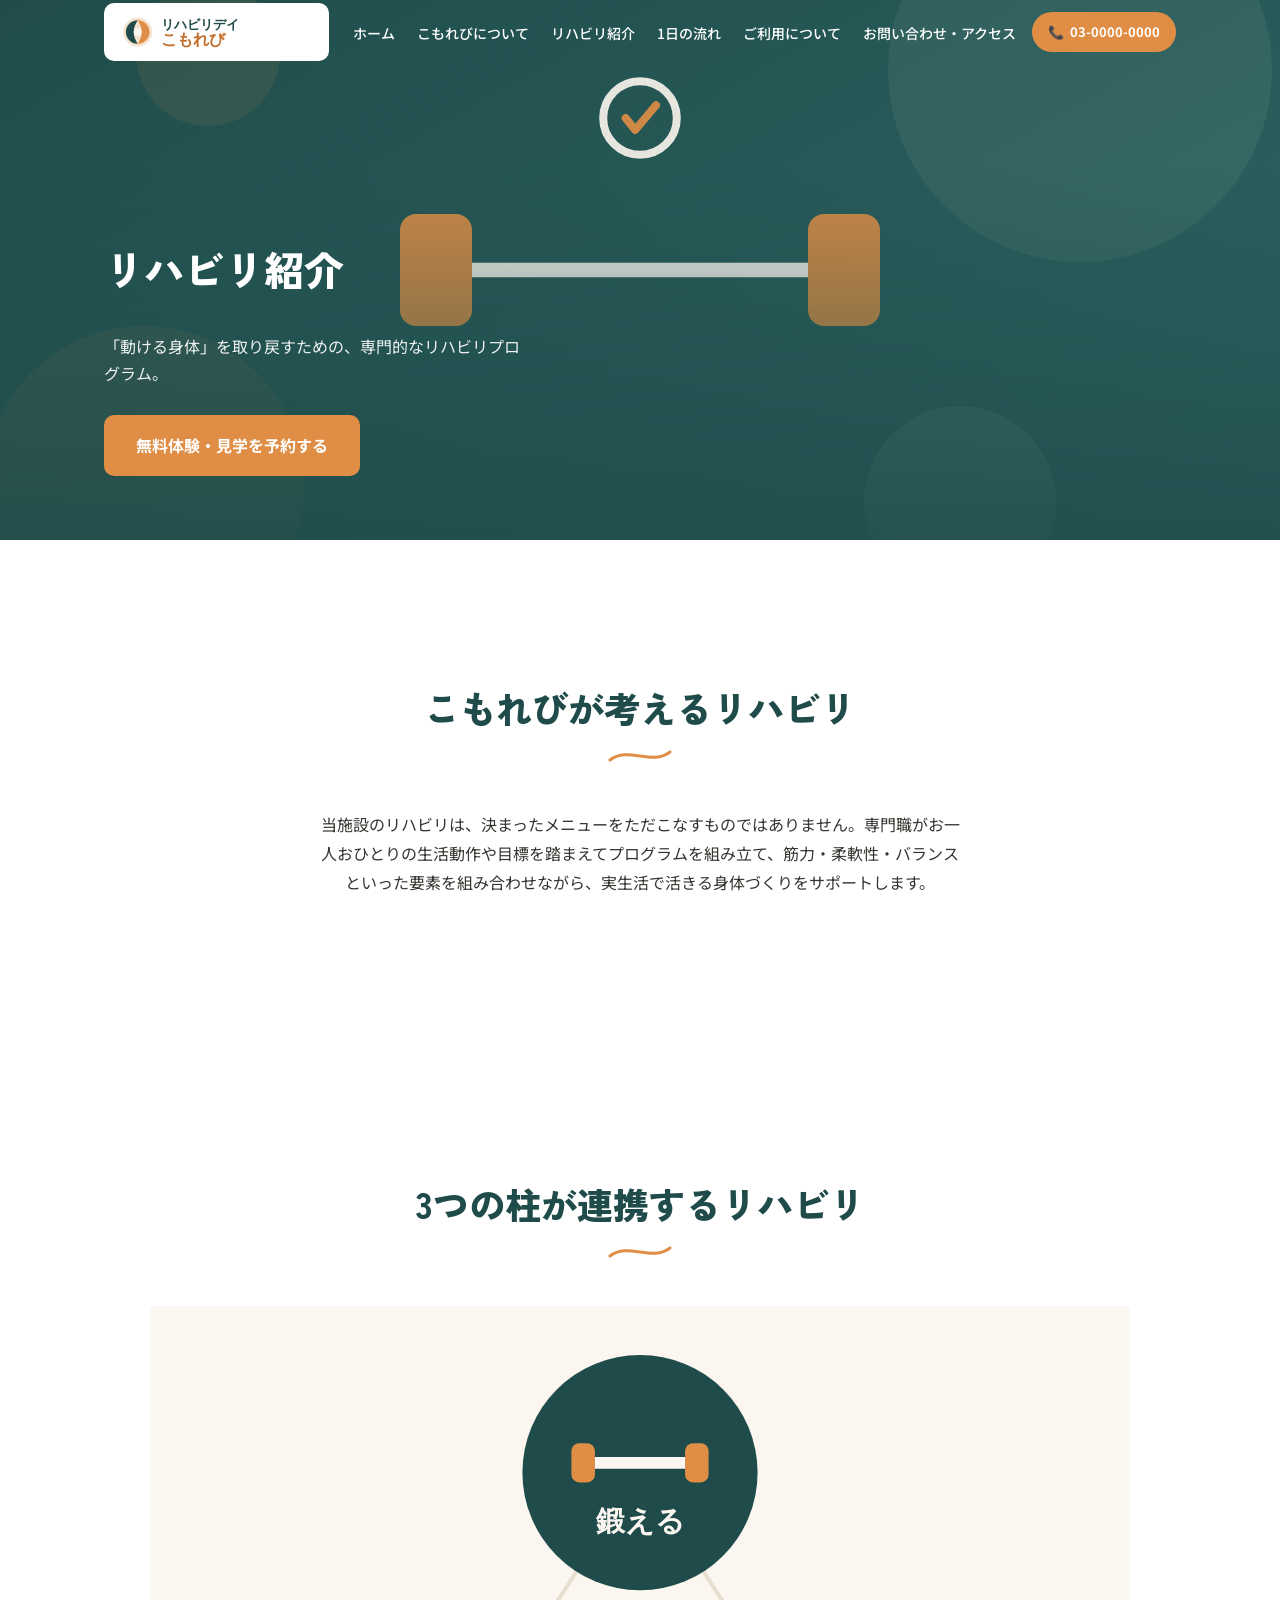
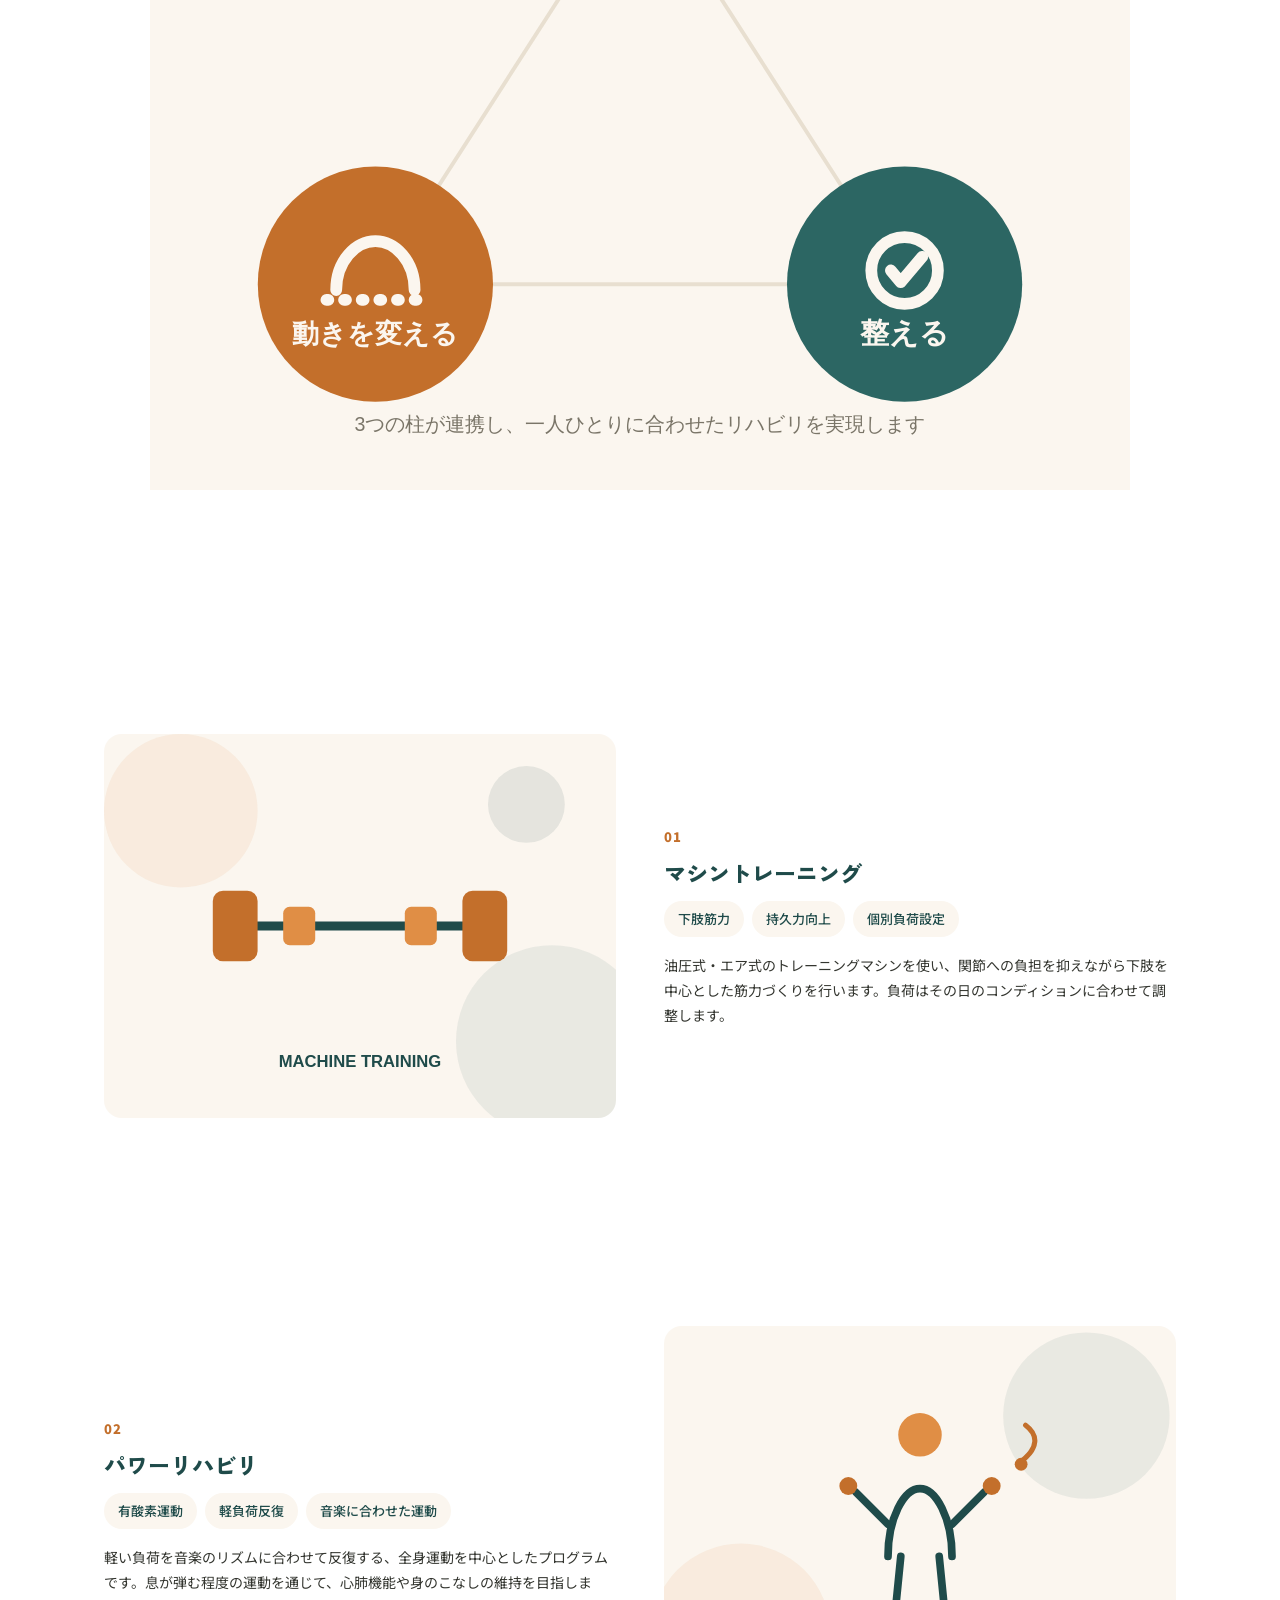
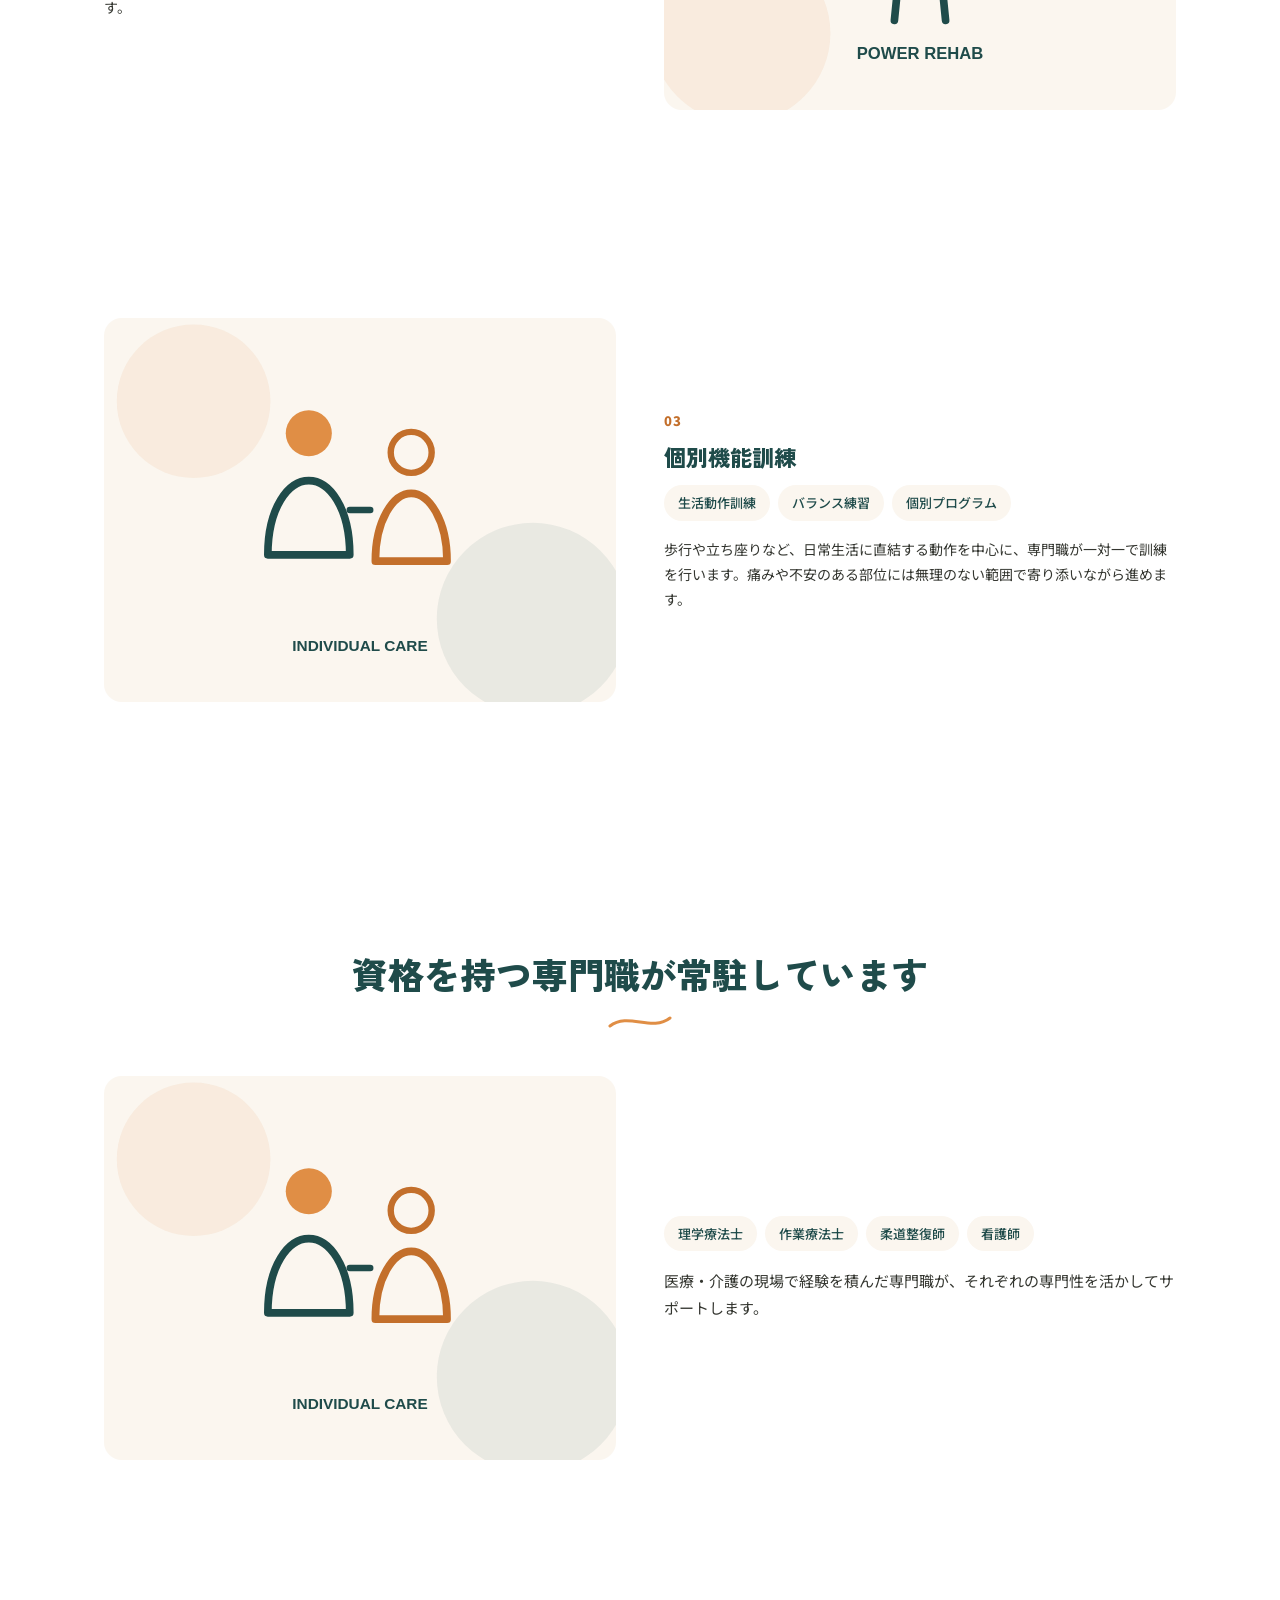
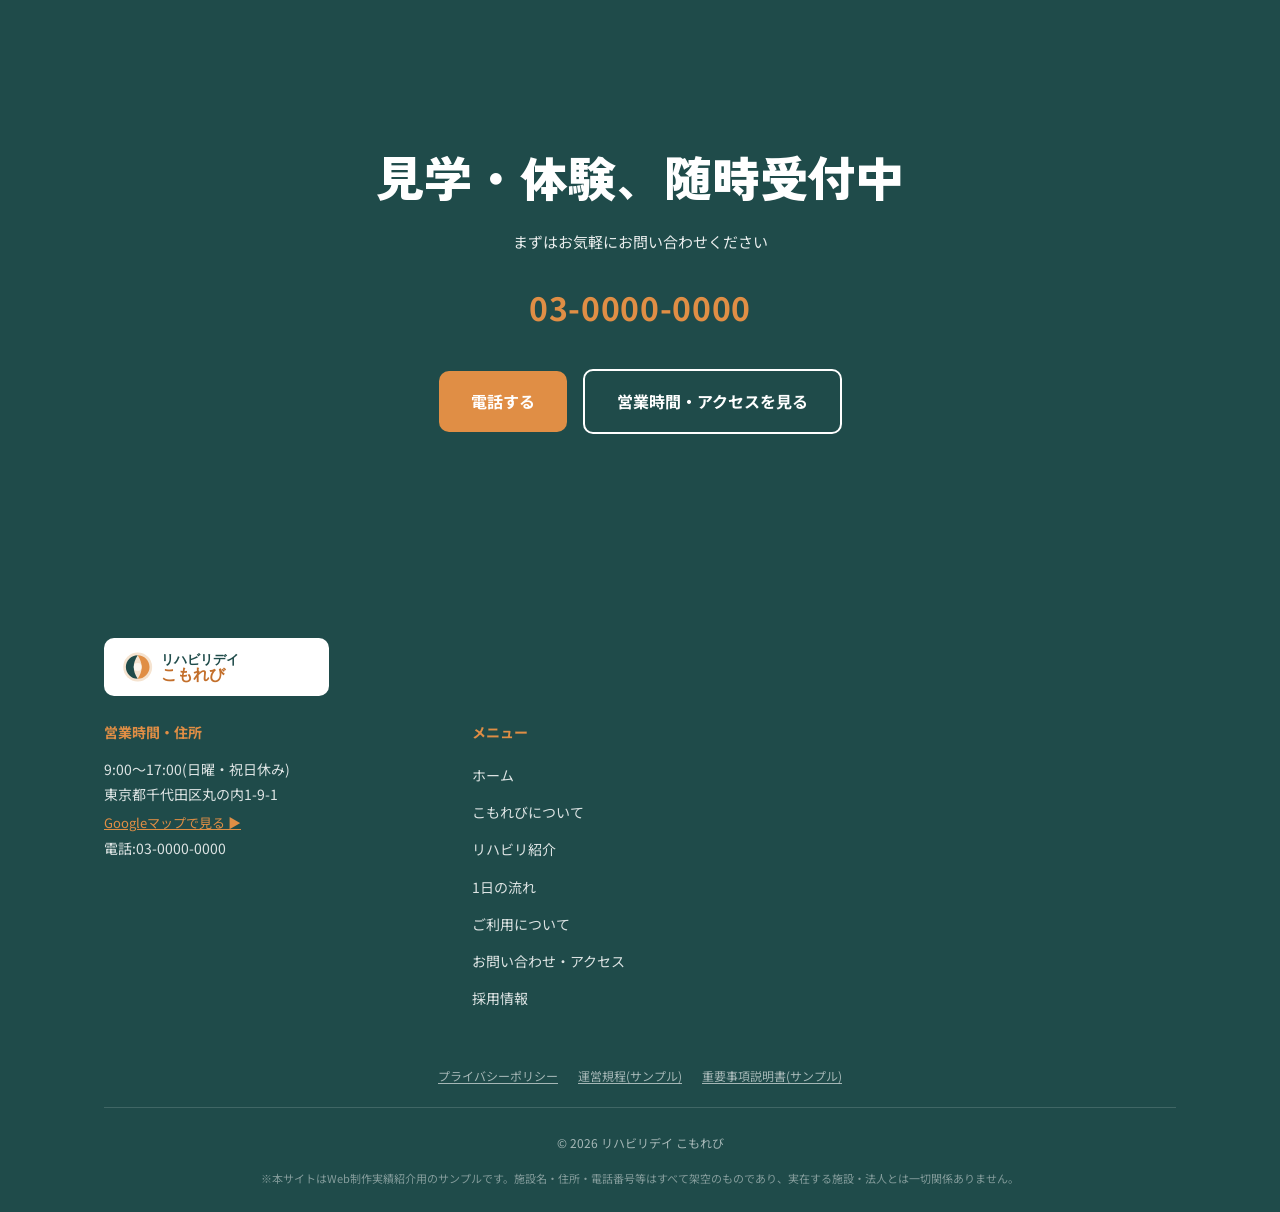
<file: rehab.html>
<!DOCTYPE html>
<html lang="ja">
<head>
  <meta charset="UTF-8">
  <meta name="viewport" content="width=device-width, initial-scale=1.0">
  <title>リハビリ紹介｜Web制作実績サンプル｜リハビリデイ こもれび</title>
  <meta name="description" content="【Web制作実績サンプル】架空のリハビリ特化型デイサービス「リハビリデイ こもれび」のリハビリ紹介ページです。マシントレーニング、パワーリハビリ、個別機能訓練を組み合わせた構成を想定したデモページです。">
  <meta name="robots" content="noindex, nofollow">

  <link rel="preconnect" href="https://fonts.googleapis.com">
  <link rel="preconnect" href="https://fonts.gstatic.com" crossorigin>
  <link href="https://fonts.googleapis.com/css2?family=Noto+Sans+JP:wght@400;500;700;900&family=Zen+Kaku+Gothic+New:wght@500;700;900&display=swap" rel="stylesheet">

  <link rel="stylesheet" href="css/reset.css">
  <link rel="stylesheet" href="css/common.css">
  <link rel="stylesheet" href="css/rehab.css">
</head>
<body>

  <header class="header js-header">
    <div class="container header__inner">

      <a href="index.html" class="header__logo site-logo">
        <img class="site-logo__image" src="images/common/logo.svg" alt="リハビリデイ こもれび">
      </a>

      <div class="header__right">

        <nav class="header__nav">
          <ul class="header__nav-list">
            <li><a class="header__nav-link" href="index.html">ホーム</a></li>
            <li><a class="header__nav-link" href="about.html">こもれびについて</a></li>
            <li><a class="header__nav-link" href="rehab.html">リハビリ紹介</a></li>
            <li><a class="header__nav-link" href="flow.html">1日の流れ</a></li>
            <li><a class="header__nav-link" href="guide.html">ご利用について</a></li>
            <li><a class="header__nav-link" href="contact.html">お問い合わせ・アクセス</a></li>
          </ul>
        </nav>

        <a class="header__tel-button" href="tel:" data-site-tel-link>
          📞 <span data-site="tel"></span>
        </a>

        <button class="header__menu-icon js-menu-button" aria-label="メニューを開く" aria-expanded="false">
          <span></span>
          <span></span>
          <span></span>
        </button>
      </div>
    </div>

    <nav class="header__mobile-nav js-mobile-nav">
      <ul class="header__mobile-nav-list">
        <li><a class="header__mobile-nav-link" href="index.html">ホーム</a></li>
        <li><a class="header__mobile-nav-link" href="about.html">こもれびについて</a></li>
        <li><a class="header__mobile-nav-link" href="rehab.html">リハビリ紹介</a></li>
        <li><a class="header__mobile-nav-link" href="flow.html">1日の流れ</a></li>
        <li><a class="header__mobile-nav-link" href="guide.html">ご利用について</a></li>
        <li><a class="header__mobile-nav-link" href="contact.html">お問い合わせ・アクセス</a></li>
      </ul>
    </nav>
  </header>

  <main>

    <section class="hero">
      <div class="hero__slide is-active js-rehab-hero-image"></div>

      <div class="container hero__content">
        <h1 class="hero__copy" data-rehab="hero.title"></h1>
        <p class="hero__lead" data-rehab="hero.copy"></p>
        <a class="button button--main" href="contact.html" data-site="ctaButtonPrimary"></a>
      </div>
    </section>

    <section class="section philosophy">
      <div class="container">
        <div class="section-heading">
          <h2 class="section-heading__title" data-rehab="philosophy.heading"></h2>
          <span class="section-heading__line"></span>
        </div>
        <p class="philosophy__text" data-rehab="philosophy.text"></p>
      </div>
    </section>

    <section class="section pillars-cycle-section">
      <div class="container">
        <div class="section-heading">
          <h2 class="section-heading__title">3つの柱が連携するリハビリ</h2>
          <span class="section-heading__line"></span>
        </div>

        <img class="pillars-diagram-image"
             src="images/illustrations/pillars-diagram.svg"
             alt="鍛える・動きを変える・整えるの3つの柱が連携し、一人ひとりに合わせた専門性の高いリハビリを実現することを示す図">
      </div>
    </section>

    <section class="section technique-section">
      <div class="container">
        <div class="technique-block">
          <div class="technique-block__image js-technique-image" data-technique-index="0"></div>
          <div class="technique-block__body">
            <p class="technique-block__label">01</p>
            <h2 class="technique-block__title" data-rehab="techniques.0.title"></h2>
            <ul class="technique-block__items tag-list js-technique-items" data-technique-index="0">
            </ul>
            <p class="technique-block__text" data-rehab="techniques.0.text"></p>
          </div>
        </div>
      </div>
    </section>

    <section class="section technique-section">
      <div class="container">
        <div class="technique-block technique-block--reverse">
          <div class="technique-block__image js-technique-image" data-technique-index="1"></div>
          <div class="technique-block__body">
            <p class="technique-block__label">02</p>
            <h2 class="technique-block__title" data-rehab="techniques.1.title"></h2>
            <ul class="technique-block__items tag-list js-technique-items" data-technique-index="1">
            </ul>
            <p class="technique-block__text" data-rehab="techniques.1.text"></p>
          </div>
        </div>
      </div>
    </section>

    <section class="section technique-section">
      <div class="container">
        <div class="technique-block">
          <div class="technique-block__image js-technique-image" data-technique-index="2"></div>
          <div class="technique-block__body">
            <p class="technique-block__label">03</p>
            <h2 class="technique-block__title" data-rehab="techniques.2.title"></h2>
            <ul class="technique-block__items tag-list js-technique-items" data-technique-index="2">
            </ul>
            <p class="technique-block__text" data-rehab="techniques.2.text"></p>
          </div>
        </div>
      </div>
    </section>

    <section class="section professionals">
      <div class="container">
        <div class="section-heading">
          <h2 class="section-heading__title" data-rehab="professionals.heading"></h2>
          <span class="section-heading__line"></span>
        </div>

        <div class="professionals__content js-professionals-content">
        </div>
      </div>
    </section>

    <section class="section cta">
      <div class="container">
        <h2 class="cta__title" data-site="ctaSectionTitle"></h2>
        <p class="cta__message" data-site="ctaMessage"></p>
        <span class="cta__tel-number" data-site="tel"></span>

        <div class="cta__buttons">
          <a class="button button--main" href="tel:" data-site-tel-link>電話する</a>
          <a class="button button--outline" href="contact.html">営業時間・アクセスを見る</a>
        </div>
      </div>
    </section>

  </main>

  <footer class="footer">
    <div class="container">

      <div class="footer__logo site-logo">
        <img class="site-logo__image" src="images/common/logo.svg" alt="リハビリデイ こもれび">
      </div>

      <div class="footer__grid">

        <div>
          <p class="footer__heading">営業時間・住所</p>
          <p class="footer__text" data-site="businessHours"></p>
          <p class="footer__text" data-site="address"></p>
          <a class="footer__text footer__map-link" data-site-href="googleMapUrl" target="_blank" rel="noopener">
            Googleマップで見る ▶
          </a>
          <p class="footer__text">
            電話:<span data-site="tel"></span>
          </p>
        </div>

        <div>
          <p class="footer__heading">メニュー</p>
          <a class="footer__nav-link" href="index.html">ホーム</a>
          <a class="footer__nav-link" href="about.html">こもれびについて</a>
          <a class="footer__nav-link" href="rehab.html">リハビリ紹介</a>
          <a class="footer__nav-link" href="flow.html">1日の流れ</a>
          <a class="footer__nav-link" href="guide.html">ご利用について</a>
          <a class="footer__nav-link" href="contact.html">お問い合わせ・アクセス</a>
          <a class="footer__nav-link" href="https://example.com/recruit/" target="_blank" rel="noopener">採用情報</a>
        </div>

      </div>

      <div class="footer__legal-links">
        <a href="privacy.html" target="_blank" rel="noopener">プライバシーポリシー</a>
        <a href="documents/unei-kitei.html" target="_blank" rel="noopener">運営規程(サンプル)</a>
        <a href="documents/juuyoujikou.html" target="_blank" rel="noopener">重要事項説明書(サンプル)</a>
      </div>

      <p class="footer__copyright">&copy; 2026 リハビリデイ こもれび</p>
      <p class="footer__disclaimer">※本サイトはWeb制作実績紹介用のサンプルです。施設名・住所・電話番号等はすべて架空のものであり、実在する施設・法人とは一切関係ありません。</p>

    </div>
  </footer>

  <script src="js/common.js"></script>
  <script src="js/rehab.js"></script>

</body>
</html>
</file>
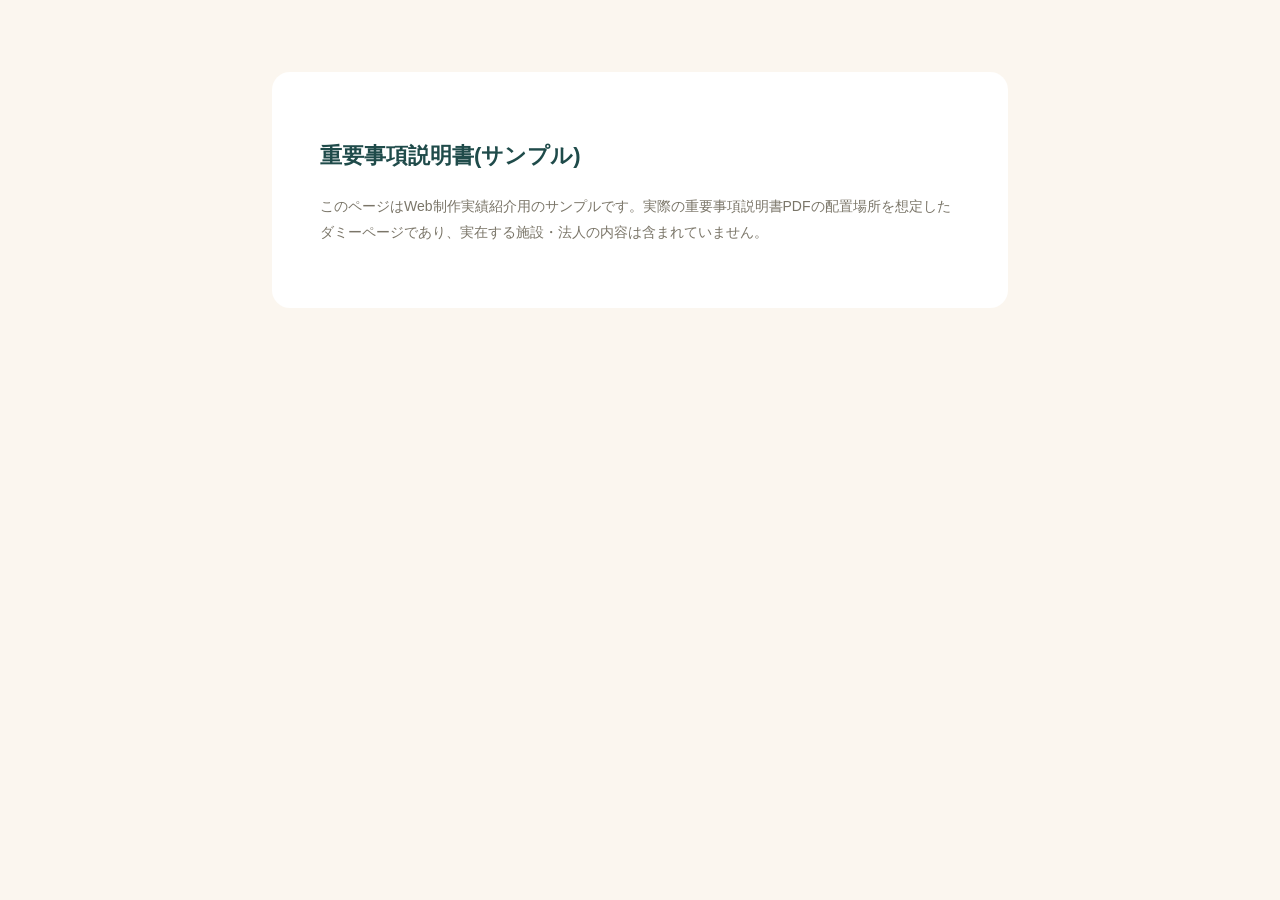
<file: documents/juuyoujikou.html>
<!DOCTYPE html>
<html lang="ja">
<head>
<meta charset="UTF-8">
<meta name="viewport" content="width=device-width, initial-scale=1.0">
<title>重要事項説明書(サンプル)｜リハビリデイ こもれび</title>
<style>
  body { font-family: "Noto Sans JP", sans-serif; background:#FBF6EF; color:#33352f; padding:64px 24px; line-height:1.9; }
  .wrap { max-width: 640px; margin: 0 auto; background:#fff; border-radius:18px; padding:48px; }
  h1 { color:#1F4B4A; font-size:22px; margin-bottom:16px; }
  p { font-size:14px; color:#7a7568; }
</style>
</head>
<body>
  <div class="wrap">
    <h1>重要事項説明書(サンプル)</h1>
    <p>このページはWeb制作実績紹介用のサンプルです。実際の重要事項説明書PDFの配置場所を想定したダミーページであり、実在する施設・法人の内容は含まれていません。</p>
  </div>
</body>
</html>
</file>
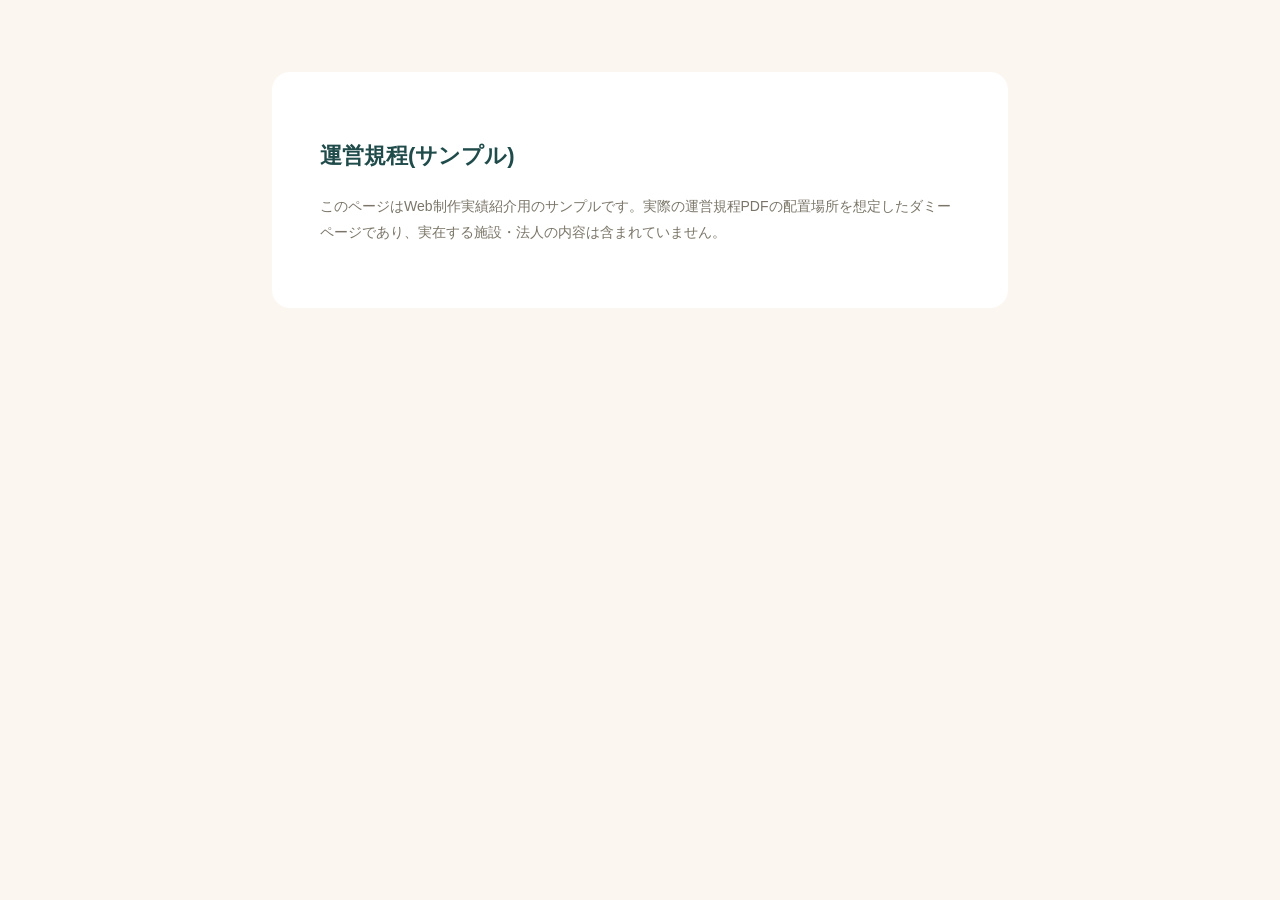
<file: documents/unei-kitei.html>
<!DOCTYPE html>
<html lang="ja">
<head>
<meta charset="UTF-8">
<meta name="viewport" content="width=device-width, initial-scale=1.0">
<title>運営規程(サンプル)｜リハビリデイ こもれび</title>
<style>
  body { font-family: "Noto Sans JP", sans-serif; background:#FBF6EF; color:#33352f; padding:64px 24px; line-height:1.9; }
  .wrap { max-width: 640px; margin: 0 auto; background:#fff; border-radius:18px; padding:48px; }
  h1 { color:#1F4B4A; font-size:22px; margin-bottom:16px; }
  p { font-size:14px; color:#7a7568; }
</style>
</head>
<body>
  <div class="wrap">
    <h1>運営規程(サンプル)</h1>
    <p>このページはWeb制作実績紹介用のサンプルです。実際の運営規程PDFの配置場所を想定したダミーページであり、実在する施設・法人の内容は含まれていません。</p>
  </div>
</body>
</html>
</file>
<file: css/common.css>
/* ==========================================================================
   common.css

   【このファイルの役割】
   ・サイト全体で使う「色」「フォント」「余白サイズ」などをCSS変数として一元管理する
   ・ヘッダー・フッターなど、全ページ共通で使うパーツのスタイルをまとめる
   ・ボタン・カードなど、複数ページで使い回す共通パーツのスタイルをまとめる
   ========================================================================== */

/* --------------------------------------------------------------------------
   1. CSS変数(デザイントークン)
   -------------------------------------------------------------------------- */
:root {
  /* ---- 色(テラコッタ×ディープティールの配色) ---- */
  --color-bg: #ffffff;
  --color-bg-card: #fbf6ef;
  --color-main: #e08e45;
  --color-main-dark: #c36f2b;
  --color-navy: #1f4b4a;
  --color-navy-light: #2c6663;
  --color-text: #33352f;
  --color-text-sub: #7a7568;
  --color-border: #e8dfd0;

  /* ---- フォント ----
     本文はNoto Sans JP、見出しは丸みのあるZen Kaku Gothic Newを使い、
     見出し/本文で書体そのものにも差をつける。 */
  --font-family-base: "Noto Sans JP", sans-serif;
  --font-family-heading: "Zen Kaku Gothic New", "Noto Sans JP", sans-serif;
  --fw-regular: 400;
  --fw-medium: 500;
  --fw-bold: 700;
  --fw-black: 900;

  /* ---- 角丸(オリジナルよりやや大きめの角丸で柔らかい印象に) ---- */
  --radius-s: 10px;
  --radius-m: 18px;

  /* ---- レイアウト ---- */
  --container-width: 1120px;
  --container-padding: 24px;

  --section-padding-sp: 80px;
  --section-padding-pc: 140px;

  --header-height: 64px;
}

/* --------------------------------------------------------------------------
   2. 基本スタイル
   -------------------------------------------------------------------------- */
body {
  font-family: var(--font-family-base);
  font-weight: var(--fw-regular);
  color: var(--color-text);
  background-color: var(--color-bg);
  line-height: 1.8;
  -webkit-font-smoothing: antialiased;
}

h1, h2, h3 {
  font-family: var(--font-family-heading);
  font-weight: var(--fw-black);
  color: var(--color-navy);
  line-height: 1.5;
}

/* --------------------------------------------------------------------------
   3. 共通レイアウトパーツ
   -------------------------------------------------------------------------- */

.container {
  width: 100%;
  max-width: var(--container-width);
  margin: 0 auto;
  padding-left: var(--container-padding);
  padding-right: var(--container-padding);
}

.section {
  padding-top: var(--section-padding-sp);
  padding-bottom: var(--section-padding-sp);
}

@media (min-width: 768px) {
  .section {
    padding-top: var(--section-padding-pc);
    padding-bottom: var(--section-padding-pc);
  }
}

.section-heading {
  text-align: center;
  margin-bottom: 48px;
}

.section-heading__title {
  font-size: 28px;
}

@media (min-width: 768px) {
  .section-heading__title {
    font-size: 36px;
  }
}

/* シグネチャー要素:見出し下の曲線アクセント(色をメインカラーに合わせて変更) */
.section-heading__line {
  display: block;
  width: 64px;
  height: 12px;
  margin: 16px auto 0;
  background-image: url("data:image/svg+xml,%3Csvg xmlns='http://www.w3.org/2000/svg' viewBox='0 0 64 12'%3E%3Cpath d='M2 10 C 20 -4, 44 16, 62 2' stroke='%23E08E45' stroke-width='3' fill='none' stroke-linecap='round'/%3E%3C/svg%3E");
  background-repeat: no-repeat;
  background-position: center;
}

/* --------------------------------------------------------------------------
   4. 共通ボタン
   -------------------------------------------------------------------------- */

.button {
  display: inline-flex;
  align-items: center;
  justify-content: center;
  gap: 8px;
  padding: 16px 32px;
  border-radius: var(--radius-s);
  font-weight: var(--fw-bold);
  font-size: 16px;
  transition: background-color 0.2s ease, transform 0.2s ease;
}

.button:hover {
  transform: translateY(-2px);
}

.button--main {
  background-color: var(--color-main);
  color: #ffffff;
}

.button--main:hover {
  background-color: var(--color-main-dark);
}

.button--navy {
  background-color: var(--color-navy);
  color: #ffffff;
}

.button--navy:hover {
  background-color: var(--color-navy-light);
}

.button--outline {
  background-color: transparent;
  border: 2px solid #ffffff;
  color: #ffffff;
}

.button--outline:hover {
  background-color: rgba(255, 255, 255, 0.12);
}

.button--outline-navy {
  background-color: transparent;
  border: 2px solid var(--color-navy);
  color: var(--color-navy);
}

.button--outline-navy:hover {
  background-color: var(--color-navy);
  color: #ffffff;
}

/* --------------------------------------------------------------------------
   5. 共通カード
   -------------------------------------------------------------------------- */

.card {
  background-color: var(--color-bg-card);
  border-radius: var(--radius-m);
  overflow: hidden;
}

/* --------------------------------------------------------------------------
   6. ヘッダー
   -------------------------------------------------------------------------- */

.header {
  position: fixed;
  top: 0;
  left: 0;
  width: 100%;
  height: var(--header-height);
  z-index: 100;
  background-color: transparent;
  transition: background-color 0.3s ease, box-shadow 0.3s ease;
}

.header.is-scrolled {
  background-color: rgba(255, 255, 255, 0.96);
  box-shadow: 0 1px 0 var(--color-border);
}

.header__inner {
  height: 100%;
  display: flex;
  align-items: center;
  justify-content: space-between;
}

.site-logo {
  display: inline-flex;
  align-items: center;
  background-color: #ffffff;
  border-radius: var(--radius-s);
  padding: 8px 14px;
}

.site-logo__image {
  height: auto;
  max-height: 42px;
  width: auto;
  max-width: 220px;
}

.header__nav-link,
.header__menu-icon span {
  color: #ffffff;
  transition: color 0.3s ease;
}

.header.is-scrolled .header__nav-link {
  color: var(--color-navy);
}

.header.is-scrolled .header__menu-icon span {
  background-color: var(--color-navy);
}

.header__right {
  display: flex;
  align-items: center;
  gap: 16px;
}

.header__nav {
  display: none;
}

.header__nav-list {
  display: flex;
  gap: 22px;
}

.header__nav-link {
  font-weight: var(--fw-medium);
  font-size: 14px;
  white-space: nowrap;
}

.header__tel-button {
  display: flex;
  align-items: center;
  gap: 6px;
  padding: 8px 16px;
  border-radius: 999px;
  background-color: var(--color-main);
  color: #ffffff !important;
  font-weight: var(--fw-bold);
  font-size: 13px;
}

.header__menu-icon {
  display: flex;
  flex-direction: column;
  justify-content: center;
  gap: 5px;
  width: 32px;
  height: 32px;
}

.header__menu-icon span {
  display: block;
  width: 100%;
  height: 2px;
  background-color: #ffffff;
  transition: background-color 0.3s ease;
}

@media (min-width: 1220px) {
  .header__nav {
    display: block;
  }

  .header__menu-icon {
    display: none;
  }
}

.header__mobile-nav {
  position: fixed;
  top: var(--header-height);
  left: 0;
  width: 100%;
  background-color: #ffffff;
  box-shadow: 0 4px 12px rgba(0, 0, 0, 0.06);
  transform: translateY(-8px);
  opacity: 0;
  pointer-events: none;
  transition: opacity 0.2s ease, transform 0.2s ease;
}

.header__mobile-nav.is-open {
  opacity: 1;
  transform: translateY(0);
  pointer-events: auto;
}

.header__mobile-nav-list {
  padding: 16px var(--container-padding) 24px;
}

.header__mobile-nav-link {
  display: block;
  padding: 14px 0;
  border-bottom: 1px solid var(--color-border);
  font-weight: var(--fw-medium);
  color: var(--color-navy);
}

@media (min-width: 1220px) {
  .header__mobile-nav {
    display: none;
  }
}

/* --------------------------------------------------------------------------
   7. フッター
   -------------------------------------------------------------------------- */

.footer {
  background-color: var(--color-navy);
  color: #ffffff;
  padding: 64px 0 24px;
}

.footer__logo {
  margin-bottom: 24px;
}

.footer__grid {
  display: grid;
  gap: 32px;
  margin-bottom: 48px;
}

@media (min-width: 768px) {
  .footer__grid {
    grid-template-columns: repeat(3, 1fr);
  }
}

.footer__heading {
  font-weight: var(--fw-bold);
  font-size: 14px;
  color: var(--color-main);
  margin-bottom: 12px;
}

.footer__text {
  font-size: 14px;
  color: rgba(255, 255, 255, 0.85);
}

.footer__map-link {
  display: inline-block;
  margin-top: 4px;
  color: var(--color-main);
  text-decoration: underline;
  font-size: 13px;
}

.footer__nav-link {
  display: block;
  padding: 6px 0;
  font-size: 14px;
  color: rgba(255, 255, 255, 0.85);
}

.footer__legal-links {
  display: flex;
  flex-wrap: wrap;
  justify-content: center;
  gap: 8px 20px;
  margin-bottom: 20px;
}

.footer__legal-links a {
  font-size: 12px;
  color: rgba(255, 255, 255, 0.6);
  text-decoration: underline;
  text-underline-offset: 2px;
}

.footer__copyright {
  padding-top: 24px;
  border-top: 1px solid rgba(255, 255, 255, 0.15);
  font-size: 12px;
  color: rgba(255, 255, 255, 0.6);
  text-align: center;
}

/* ポートフォリオ用のサンプル表記(実在の施設ではないことを明示する) */
.footer__disclaimer {
  padding-top: 16px;
  font-size: 11px;
  color: rgba(255, 255, 255, 0.45);
  text-align: center;
  line-height: 1.7;
}

/* --------------------------------------------------------------------------
   8. 共通ヒーロー(全ページのファーストビューの土台)
   -------------------------------------------------------------------------- */

.hero {
  position: relative;
  height: 60vh;
  min-height: 420px;
  overflow: hidden;
  display: flex;
  align-items: flex-end;
  background-size: cover;
  background-position: center;
}

.hero--fullscreen {
  height: 100svh;
  min-height: 560px;
}

.hero__slide {
  position: absolute;
  inset: 0;
  background-size: cover;
  background-position: center;
  opacity: 0;
  transition: opacity 1.2s ease;
}

.hero__slide.is-active {
  opacity: 1;
}

.hero::after {
  content: "";
  position: absolute;
  inset: 0;
  background: linear-gradient(
    to top,
    rgba(31, 75, 74, 0.78) 0%,
    rgba(31, 75, 74, 0.28) 45%,
    rgba(31, 75, 74, 0) 70%
  );
  pointer-events: none;
}

.hero__content {
  position: relative;
  z-index: 1;
  padding-bottom: 64px;
  width: 100%;
}

.hero__copy {
  color: #ffffff;
  font-size: 26px;
  font-weight: var(--fw-black);
  line-height: 1.6;
  margin-bottom: 32px;
  max-width: 480px;
}

@media (min-width: 768px) {
  .hero__copy {
    font-size: 40px;
  }
}

.hero__lead {
  color: rgba(255, 255, 255, 0.92);
  font-size: 14px;
  font-weight: var(--fw-regular);
  line-height: 1.7;
  max-width: 420px;
  margin-bottom: 28px;
}

@media (min-width: 768px) {
  .hero__lead {
    font-size: 16px;
  }
}

/* --------------------------------------------------------------------------
   9. 共通CTA(ネイビー背景の行動喚起セクション)
   -------------------------------------------------------------------------- */

.cta {
  background-color: var(--color-navy);
  color: #ffffff;
  text-align: center;
}

.cta__title {
  color: #ffffff;
  font-size: 32px;
  margin-bottom: 16px;
}

@media (min-width: 768px) {
  .cta__title {
    font-size: 48px;
  }
}

.cta__message {
  color: rgba(255, 255, 255, 0.9);
  font-size: 15px;
  margin-bottom: 24px;
}

.cta__tel-number {
  display: block;
  font-size: 26px;
  font-weight: var(--fw-bold);
  color: var(--color-main);
  margin-bottom: 32px;
  letter-spacing: 0.02em;
}

@media (min-width: 768px) {
  .cta__tel-number {
    font-size: 32px;
  }
}

.cta__buttons {
  display: flex;
  flex-direction: column;
  gap: 16px;
  align-items: center;
}

@media (min-width: 480px) {
  .cta__buttons {
    flex-direction: row;
    justify-content: center;
  }
}

/* --------------------------------------------------------------------------
   10. 共通タグリスト
   -------------------------------------------------------------------------- */

.tag-list {
  display: flex;
  flex-wrap: wrap;
  gap: 8px;
}

.tag-list li {
  background-color: var(--color-bg-card);
  color: var(--color-navy);
  font-size: 13px;
  font-weight: var(--fw-medium);
  padding: 6px 14px;
  border-radius: 999px;
}

/* --------------------------------------------------------------------------
   11. 共通の情報カード(営業時間・送迎対応など)
   -------------------------------------------------------------------------- */

.business-hours {
  display: grid;
  gap: 20px;
}

@media (min-width: 768px) {
  .business-hours {
    grid-template-columns: repeat(3, 1fr);
  }
}

.business-hours-card {
  padding: 32px 24px;
  text-align: center;
}

.business-hours-card__label {
  font-size: 13px;
  font-weight: var(--fw-bold);
  color: var(--color-text-sub);
  letter-spacing: 0.05em;
  margin-bottom: 8px;
}

.business-hours-card__value {
  font-size: 20px;
  font-weight: var(--fw-bold);
  color: var(--color-navy);
}

.notice-card {
  max-width: 560px;
  margin: 0 auto;
  text-align: center;
  background-color: var(--color-bg-card);
  border-radius: var(--radius-m);
  padding: 24px 28px;
  font-size: 14px;
  color: var(--color-text-sub);
  line-height: 1.8;
}

/* --------------------------------------------------------------------------
   12. 共通お知らせリスト
   -------------------------------------------------------------------------- */

.news-list {
  border-top: 1px solid var(--color-border);
}

.news-item {
  display: flex;
  flex-wrap: wrap;
  align-items: baseline;
  gap: 8px 24px;
  padding: 24px 0;
  border-bottom: 1px solid var(--color-border);
}

.news-item__date {
  font-size: 13px;
  color: var(--color-text-sub);
  font-feature-settings: "tnum";
}

.news-item__category {
  font-size: 12px;
  font-weight: var(--fw-bold);
  color: var(--color-navy);
  background-color: var(--color-bg-card);
  padding: 4px 10px;
  border-radius: 999px;
}

.news-item__title {
  font-size: 15px;
  width: 100%;
}

@media (min-width: 768px) {
  .news-item__title {
    width: auto;
    flex: 1;
  }
}
</file>
<file: css/index.css>
/* ==========================================================================
   index.css - トップページ専用スタイル
   ========================================================================== */

@media (max-width: 767px) {
  .hero--fullscreen {
    height: 70vh;
    min-height: 480px;
  }

  .hero--fullscreen .hero__slide {
    background-position: center top;
  }
}

.hero__scroll-hint {
  position: absolute;
  left: 50%;
  bottom: 28px;
  transform: translateX(-50%);
  z-index: 1;
  display: flex;
  flex-direction: column;
  align-items: center;
  gap: 8px;
  color: #ffffff;
  animation: heroScrollHintFade 2.4s ease-in-out infinite;
}

.hero__scroll-hint-text {
  font-size: 11px;
  font-weight: var(--fw-medium);
  letter-spacing: 0.15em;
}

.hero__scroll-hint-line {
  display: block;
  width: 1px;
  height: 28px;
  background-color: #ffffff;
}

@keyframes heroScrollHintFade {
  0%, 100% {
    opacity: 0.4;
  }
  50% {
    opacity: 1;
  }
}

.rehab-grid {
  display: grid;
  gap: 32px;
}

@media (min-width: 768px) {
  .rehab-grid {
    grid-template-columns: repeat(3, 1fr);
  }
}

.rehab-card__image {
  aspect-ratio: 4 / 3;
  background-color: var(--color-border);
  background-size: cover;
  background-position: center;
}

.rehab-card__body {
  padding: 24px;
}

.rehab-card__title {
  font-size: 18px;
  font-weight: var(--fw-bold);
  color: var(--color-navy);
  margin-bottom: 8px;
}

.rehab-card__text {
  font-size: 14px;
  color: var(--color-text);
}

.rehab-more {
  text-align: center;
  margin-top: 48px;
}

@media (max-width: 767px) {
  .rehab .section-heading__title {
    font-size: 22px;
  }
}

.news-more {
  text-align: center;
  margin-top: 40px;
}

.stores-grid {
  display: grid;
  gap: 32px;
}

@media (min-width: 768px) {
  .stores-grid {
    grid-template-columns: repeat(2, 1fr);
  }
}

.store-card__image {
  aspect-ratio: 16 / 10;
  background-color: var(--color-border);
  background-size: cover;
  background-position: center;
}

.store-card__body {
  padding: 24px;
  display: flex;
  align-items: center;
  justify-content: space-between;
  gap: 16px;
}

.store-card__name {
  font-size: 18px;
  font-weight: var(--fw-bold);
  color: var(--color-navy);
}

@media (max-width: 767px) {
  .store-card__name {
    font-size: 15px;
  }

  .store-card__body .button {
    padding: 10px 14px;
    font-size: 13px;
  }
}
</file>
<file: css/about.css>
/* ==========================================================================
   about.css - 施設についてページ専用スタイル
   ========================================================================== */

.concept__text-wrap {
  max-width: 640px;
  margin: 0 auto;
}

.concept__paragraph {
  font-size: 16px;
  line-height: 1.9;
  margin-bottom: 28px;
}

.concept__paragraph:last-child {
  margin-bottom: 0;
}

.concept__photo {
  aspect-ratio: 16 / 10;
  background-color: var(--color-border);
  background-size: cover;
  background-position: center;
  border-radius: var(--radius-m);
  margin: 40px 0;
}

.gallery-main {
  aspect-ratio: 16 / 9;
  background-color: var(--color-border);
  background-size: cover;
  background-position: center;
  border-radius: var(--radius-m);
  margin-bottom: 32px;
}

.gallery-caption {
  max-width: 560px;
  margin: 0 auto 40px;
  text-align: center;
  font-size: 15px;
  color: var(--color-text-sub);
}

.gallery-sub {
  display: grid;
  grid-template-columns: repeat(2, 1fr);
  gap: 16px;
}

@media (min-width: 768px) {
  .gallery-sub {
    grid-template-columns: repeat(3, 1fr);
    gap: 24px;
  }
}

.gallery-sub-item {
  aspect-ratio: 4 / 3;
  background-color: var(--color-border);
  background-size: cover;
  background-position: center;
  border-radius: var(--radius-m);
}
</file>
<file: css/contact.css>
/* ==========================================================================
   contact.css - お問い合わせ・アクセスページ専用スタイル
   ========================================================================== */

@media (max-width: 767px) {
  .hero {
    height: 360px;
    min-height: 360px;
  }

  .hero__slide {
    background-position: 80% center;
  }

  .hero__content {
    padding-bottom: 24px;
  }

  .hero__lead {
    margin-bottom: 16px;
  }
}

.call-section {
  text-align: center;
}

.call-section__number {
  display: block;
  font-size: 40px;
  font-weight: var(--fw-black);
  color: var(--color-navy);
  letter-spacing: 0.02em;
  margin-bottom: 16px;
}

@media (min-width: 768px) {
  .call-section__number {
    font-size: 56px;
  }
}

.call-section__message {
  font-size: 16px;
  color: var(--color-text);
  margin-bottom: 32px;
}

.call-section__button {
  padding: 22px 48px;
  font-size: 18px;
}

.access-grid {
  display: grid;
  gap: 20px;
}

@media (min-width: 600px) {
  .access-grid {
    grid-template-columns: repeat(2, 1fr);
  }
}

@media (min-width: 1024px) {
  .access-grid {
    grid-template-columns: repeat(3, 1fr);
  }
}

.access-card {
  background-color: var(--color-bg-card);
  border-radius: var(--radius-m);
  padding: 28px 20px;
  text-align: center;
}

.access-card__icon {
  display: flex;
  align-items: center;
  justify-content: center;
  width: 56px;
  height: 56px;
  border-radius: 50%;
  background-color: #ffffff;
  border: 2px solid var(--color-main);
  color: var(--color-navy);
  margin: 0 auto 14px;
}

.access-card__label {
  font-size: 12px;
  font-weight: var(--fw-bold);
  color: var(--color-text-sub);
  letter-spacing: 0.05em;
  margin-bottom: 6px;
}

.access-card__value {
  font-size: 15px;
  font-weight: var(--fw-bold);
  color: var(--color-navy);
  line-height: 1.6;
}

.map-wrap {
  max-width: 880px;
  margin: 0 auto;
}

.map-frame-wrap {
  aspect-ratio: 16 / 9;
  border-radius: var(--radius-m);
  overflow: hidden;
  background-color: var(--color-border);
}

.map-frame-wrap iframe {
  display: block;
  width: 100%;
  height: 100%;
  border: 0;
}

.map-link {
  text-align: center;
  margin-top: 24px;
}

.map-note {
  text-align: center;
  font-size: 12px;
  color: var(--color-text-sub);
  margin-top: 12px;
}
</file>
<file: css/flow.css>
/* ==========================================================================
   flow.css - 1日の流れページ専用スタイル
   ========================================================================== */

.flow-intro__text {
  max-width: 640px;
  margin: 0 auto;
  text-align: center;
  font-size: 16px;
}

.timeline {
  max-width: 880px;
  margin: 0 auto;
}

.timeline-header {
  display: none;
}

@media (min-width: 768px) {
  .timeline-header {
    display: grid;
    grid-template-columns: 140px 1fr 140px;
    column-gap: 24px;
    padding-bottom: 16px;
    margin-bottom: 8px;
    border-bottom: 2px solid var(--color-navy);
    text-align: center;
    font-weight: var(--fw-bold);
    color: var(--color-navy);
    font-size: 14px;
  }
}

.timeline-item {
  display: grid;
  grid-template-columns: 1fr 1fr;
  grid-template-areas:
    "am pm"
    "center center";
  gap: 4px 16px;
  padding: 28px 0;
  border-bottom: 1px solid var(--color-border);
}

.timeline-item:last-child {
  border-bottom: none;
}

@media (min-width: 768px) {
  .timeline-item {
    grid-template-columns: 140px 1fr 140px;
    grid-template-areas: "am center pm";
    column-gap: 24px;
    align-items: start;
    padding: 36px 0;
  }
}

.timeline-item__time {
  font-size: 15px;
  font-weight: var(--fw-bold);
  color: var(--color-navy);
}

.timeline-item__time--am {
  grid-area: am;
  text-align: left;
}

.timeline-item__time--pm {
  grid-area: pm;
  text-align: right;
}

.timeline-item__time--am::before,
.timeline-item__time--pm::before {
  display: block;
  font-size: 11px;
  font-weight: var(--fw-regular);
  color: var(--color-text-sub);
  margin-bottom: 2px;
}

.timeline-item__time--am::before {
  content: "午前";
}

.timeline-item__time--pm::before {
  content: "午後";
}

@media (min-width: 768px) {
  .timeline-item__time--am,
  .timeline-item__time--pm {
    text-align: center;
    padding-top: 4px;
  }

  .timeline-item__time--am::before,
  .timeline-item__time--pm::before {
    display: none;
  }
}

.timeline-item__center {
  grid-area: center;
  text-align: center;
}

.timeline-item__marker {
  display: inline-block;
  width: 10px;
  height: 10px;
  border-radius: 50%;
  background-color: var(--color-navy);
  margin-bottom: 10px;
}

.timeline-item__title {
  font-size: 17px;
  font-weight: var(--fw-bold);
  color: var(--color-navy);
  margin-bottom: 8px;
}

.timeline-item__text {
  font-size: 13px;
  color: var(--color-text);
  line-height: 1.8;
  max-width: 420px;
  margin: 0 auto;
}

.timeline-item__photo {
  border-radius: var(--radius-m);
  background-color: var(--color-border);
  background-size: cover;
  background-position: center;
  margin: 0 auto 18px;
}

.timeline-item__photo--v1 {
  width: 128px;
  aspect-ratio: 3 / 4;
  transform: translate(-28px, -6px) rotate(-4deg);
}

.timeline-item__photo--v2 {
  width: 156px;
  aspect-ratio: 4 / 3;
  transform: translate(30px, 8px) rotate(3deg);
}

.timeline-item__photo--v3 {
  width: 118px;
  aspect-ratio: 1 / 1;
  transform: translate(4px, -2px) rotate(-2deg);
}

.timeline-item__photo--v4 {
  width: 140px;
  aspect-ratio: 3 / 4;
  transform: translate(22px, -4px) rotate(5deg);
}

.timeline-item__photo--v5 {
  width: 148px;
  aspect-ratio: 4 / 3;
  transform: translate(-32px, 6px) rotate(-6deg);
}

.timeline-item__photos--scatter {
  position: relative;
  width: min(340px, calc(100vw - 48px));
  height: 260px;
  margin: 0 auto 20px;
}

.timeline-item__photos--scatter .timeline-item__photo {
  position: absolute;
  margin: 0;
  box-shadow: 0 4px 10px rgba(31, 75, 74, 0.14);
}

.timeline-item__photos--scatter .timeline-item__photo:nth-child(1) {
  top: 0;
  left: 2%;
  width: 170px;
  aspect-ratio: 4 / 3;
  transform: rotate(-5deg);
  z-index: 2;
}

.timeline-item__photos--scatter .timeline-item__photo:nth-child(2) {
  top: 4%;
  right: 0;
  width: 136px;
  aspect-ratio: 3 / 4;
  transform: rotate(6deg);
  z-index: 3;
}

.timeline-item__photos--scatter .timeline-item__photo:nth-child(3) {
  bottom: 0;
  left: 0;
  width: 142px;
  aspect-ratio: 3 / 4;
  transform: rotate(4deg);
  z-index: 1;
}

.timeline-item__photos--scatter .timeline-item__photo:nth-child(4) {
  bottom: 0;
  right: 4%;
  width: 168px;
  aspect-ratio: 4 / 3;
  transform: rotate(-3deg);
  z-index: 2;
}

.timeline-item__rehab-link {
  display: inline-block;
  margin-top: 16px;
  font-size: 13px;
  font-weight: var(--fw-bold);
  color: var(--color-navy);
  text-decoration: underline;
  text-underline-offset: 3px;
}

.timeline-item--minor .timeline-item__marker {
  width: 6px;
  height: 6px;
  background-color: var(--color-border);
}

.timeline-item--minor .timeline-item__title {
  font-size: 14px;
}

.timeline-item--minor .timeline-item__text {
  font-size: 12px;
  color: var(--color-text-sub);
}
</file>
<file: css/guide.css>
/* ==========================================================================
   guide.css - ご利用についてページ専用スタイル
   ========================================================================== */

.eligibility-grid {
  display: grid;
  gap: 24px;
}

@media (min-width: 600px) {
  .eligibility-grid {
    grid-template-columns: repeat(2, 1fr);
  }
}

@media (min-width: 1024px) {
  .eligibility-grid {
    grid-template-columns: repeat(4, 1fr);
  }
}

.eligibility-card {
  background-color: var(--color-bg-card);
  border-radius: var(--radius-m);
  padding: 32px 20px;
  text-align: center;
}

.eligibility-card__icon {
  display: flex;
  align-items: center;
  justify-content: center;
  width: 64px;
  height: 64px;
  border-radius: 50%;
  background-color: #ffffff;
  border: 2px solid var(--color-main);
  color: var(--color-navy);
  margin: 0 auto 16px;
}

.eligibility-card__text {
  font-size: 14px;
  color: var(--color-text);
  line-height: 1.7;
}

.steps {
  max-width: 580px;
  margin: 0 auto;
}

.step-item {
  text-align: center;
  padding: 10px 0;
}

.step-item__icon {
  display: flex;
  align-items: center;
  justify-content: center;
  width: 96px;
  height: 96px;
  border-radius: 50%;
  background-color: rgba(224, 142, 69, 0.14);
  color: var(--color-navy);
  margin: 0 auto 14px;
}

.step-item__icon svg {
  width: 42px;
  height: 42px;
}

.step-item__number {
  display: block;
  font-size: 13px;
  font-weight: var(--fw-bold);
  color: var(--color-main-dark);
  letter-spacing: 0.08em;
  margin-bottom: 7px;
}

.step-item__title {
  font-size: 21px;
  font-weight: var(--fw-bold);
  color: var(--color-navy);
  margin-bottom: 10px;
}

.step-item__text {
  font-size: 15px;
  color: var(--color-text);
  line-height: 1.8;
  max-width: 420px;
  margin: 0 auto;
}

.step-item:not(:last-child)::after {
  content: "";
  display: block;
  width: 32px;
  height: 48px;
  margin: 20px auto 4px;
  background-image: url("data:image/svg+xml,%3Csvg xmlns='http://www.w3.org/2000/svg' viewBox='0 0 32 48'%3E%3Cpath d='M16 4 C 16 16, 16 28, 16 36' stroke='%23C36F2B' stroke-width='2.4' fill='none' stroke-linecap='round'/%3E%3Cpath d='M8 30 L16 40 L24 30' stroke='%23C36F2B' stroke-width='2.4' fill='none' stroke-linecap='round' stroke-linejoin='round'/%3E%3C/svg%3E");
  background-repeat: no-repeat;
  background-position: center;
}

.faq {
  max-width: 680px;
  margin: 0 auto;
}

.faq-item {
  border-bottom: 1px solid var(--color-border);
  padding: 18px 0;
}

.faq-item__question {
  cursor: pointer;
  list-style: none;
  display: flex;
  align-items: center;
  justify-content: space-between;
  gap: 16px;
  font-weight: var(--fw-bold);
  color: var(--color-navy);
  font-size: 15px;
}

.faq-item__question::-webkit-details-marker {
  display: none;
}

.faq-item__question::after {
  content: "+";
  flex-shrink: 0;
  font-size: 20px;
  font-weight: var(--fw-regular);
  color: var(--color-main-dark);
}

.faq-item[open] .faq-item__question::after {
  content: "−";
}

.faq-item__answer {
  margin-top: 12px;
  font-size: 14px;
  color: var(--color-text);
  line-height: 1.8;
}
</file>
<file: css/news.css>
/* ==========================================================================
   news.css - お知らせ一覧ページ専用スタイル
   ========================================================================== */

.news-hero {
  background-color: var(--color-navy);
  color: #ffffff;
  text-align: center;
  padding-top: 140px;
  padding-bottom: 56px;
}

.news-hero__title {
  color: #ffffff;
  font-size: 28px;
  margin-bottom: 12px;
}

.news-hero__note {
  font-size: 14px;
  color: rgba(255, 255, 255, 0.85);
}

.news-page-list__wrap {
  max-width: 760px;
  margin: 0 auto;
}
</file>
<file: css/privacy.css>
/* ==========================================================================
   privacy.css - プライバシーポリシーページ専用スタイル
   ========================================================================== */

.privacy-hero {
  background-color: var(--color-navy);
  color: #ffffff;
  text-align: center;
  padding-top: 140px;
  padding-bottom: 56px;
}

.privacy-hero__title {
  color: #ffffff;
  font-size: 28px;
  margin-bottom: 12px;
}

.privacy-hero__note {
  font-size: 14px;
  color: rgba(255, 255, 255, 0.85);
}

.privacy-content__wrap {
  max-width: 720px;
  margin: 0 auto;
}

.privacy-content__wrap h2 {
  font-size: 19px;
  margin-top: 40px;
  margin-bottom: 12px;
}

.privacy-content__wrap h2:first-child {
  margin-top: 0;
}

.privacy-content__wrap p {
  font-size: 15px;
  line-height: 1.9;
  color: var(--color-text);
}

.privacy-content__placeholder {
  color: var(--color-text-sub);
}
</file>
<file: css/rehab.css>
/* ==========================================================================
   rehab.css - リハビリ紹介ページ専用スタイル
   ========================================================================== */

.philosophy__text {
  max-width: 640px;
  margin: 0 auto;
  text-align: center;
  font-size: 16px;
}

.pillars-diagram-image {
  display: block;
  width: 100%;
  height: auto;
  max-width: 980px;
  margin: 0 auto;
}

.technique-block {
  display: grid;
  gap: 24px;
  align-items: center;
}

@media (min-width: 768px) {
  .technique-block {
    grid-template-columns: 1fr 1fr;
    gap: 48px;
  }

  .technique-block--reverse .technique-block__image {
    order: 2;
  }
}

.technique-block__image {
  aspect-ratio: 4 / 3;
  background-color: var(--color-border);
  background-size: cover;
  background-position: center;
  border-radius: var(--radius-m);
}

.technique-block__label {
  color: var(--color-main-dark);
  font-weight: var(--fw-black);
  font-size: 13px;
  letter-spacing: 0.05em;
  margin-bottom: 8px;
}

.technique-block__title {
  font-size: 22px;
  margin-bottom: 12px;
}

.technique-block__items {
  margin-bottom: 16px;
}

.technique-block__text {
  font-size: 14px;
  color: var(--color-text);
}

.technique-section {
  padding-top: 60px;
  padding-bottom: 60px;
}

@media (min-width: 768px) {
  .technique-section {
    padding-top: 104px;
    padding-bottom: 104px;
  }
}

.professionals__content {
  display: grid;
  gap: 32px;
  align-items: center;
}

@media (min-width: 768px) {
  .professionals__content {
    grid-template-columns: 1fr 1fr;
    gap: 48px;
  }
}

.professionals__image {
  aspect-ratio: 4 / 3;
  background-color: var(--color-border);
  background-size: cover;
  background-position: center;
  border-radius: var(--radius-m);
}

.professionals__qualifications {
  margin-bottom: 16px;
}

.professionals__text {
  font-size: 15px;
  color: var(--color-text);
}
</file>
